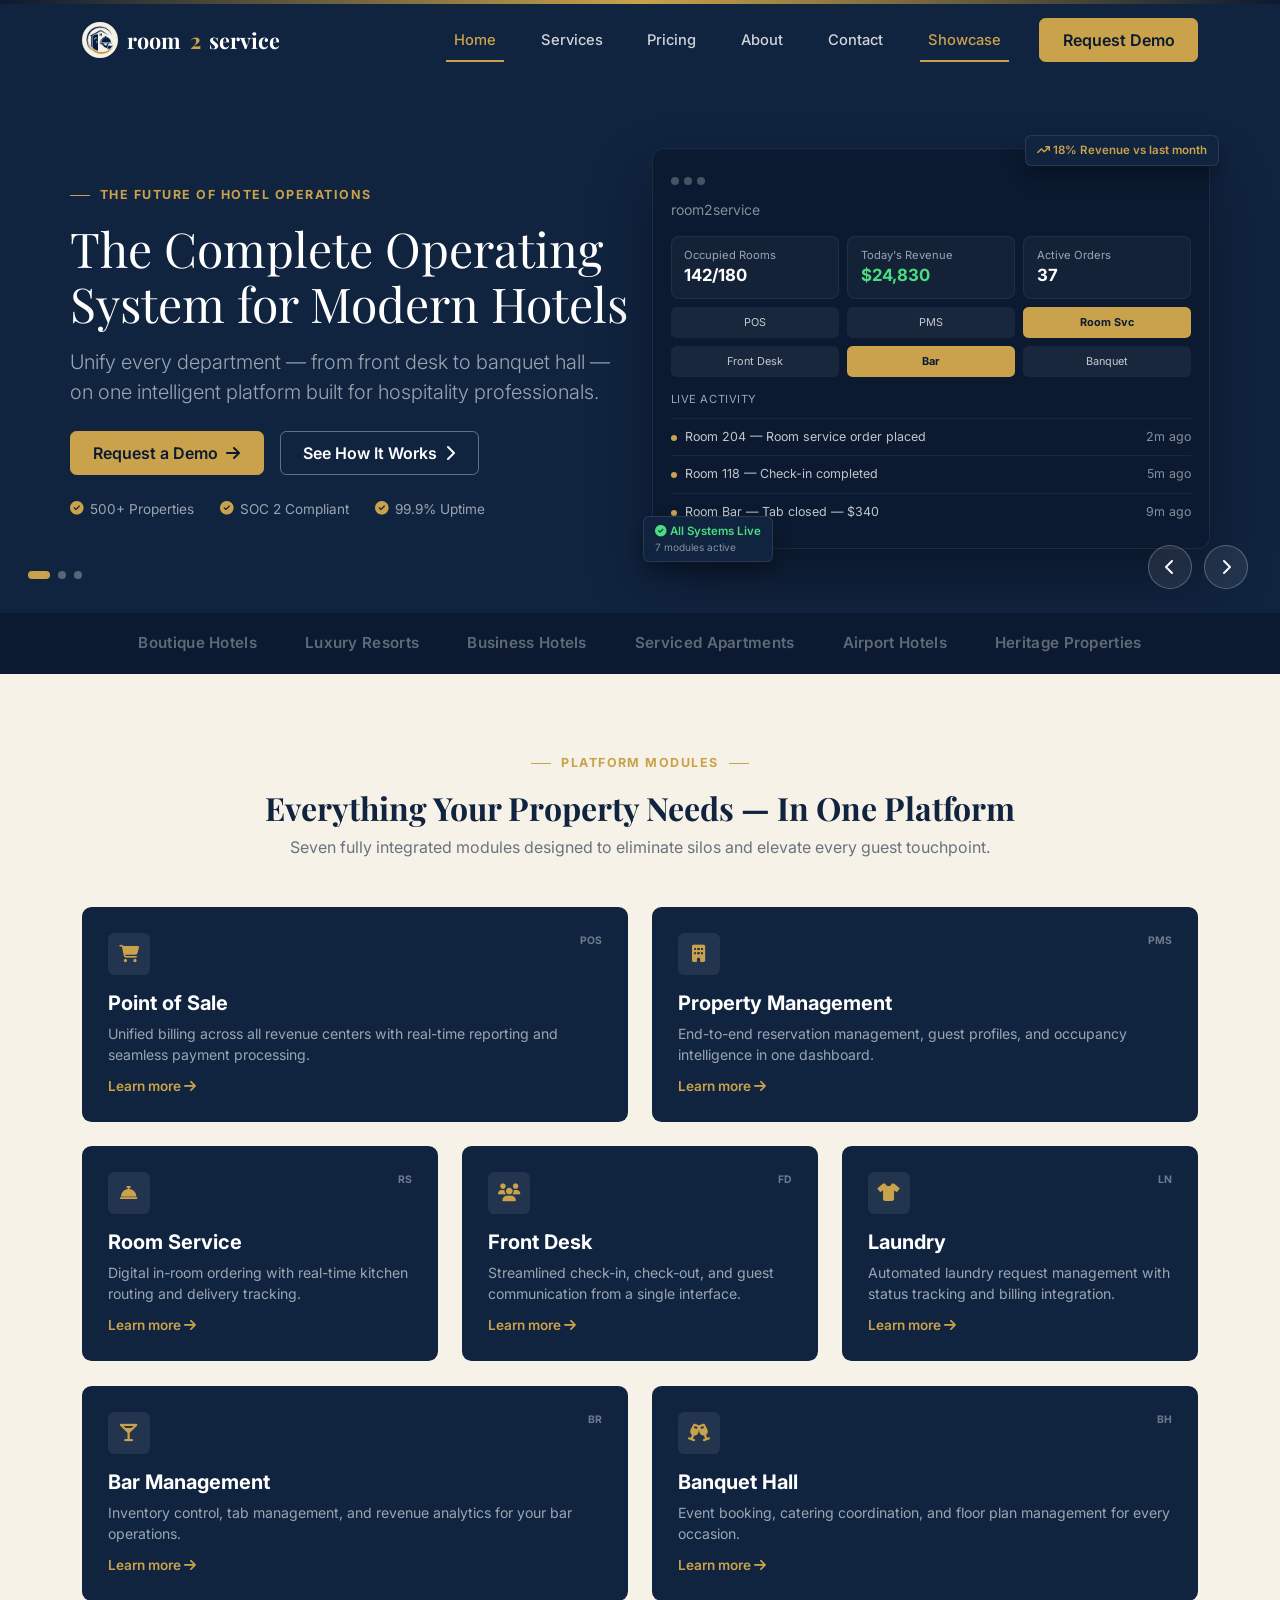
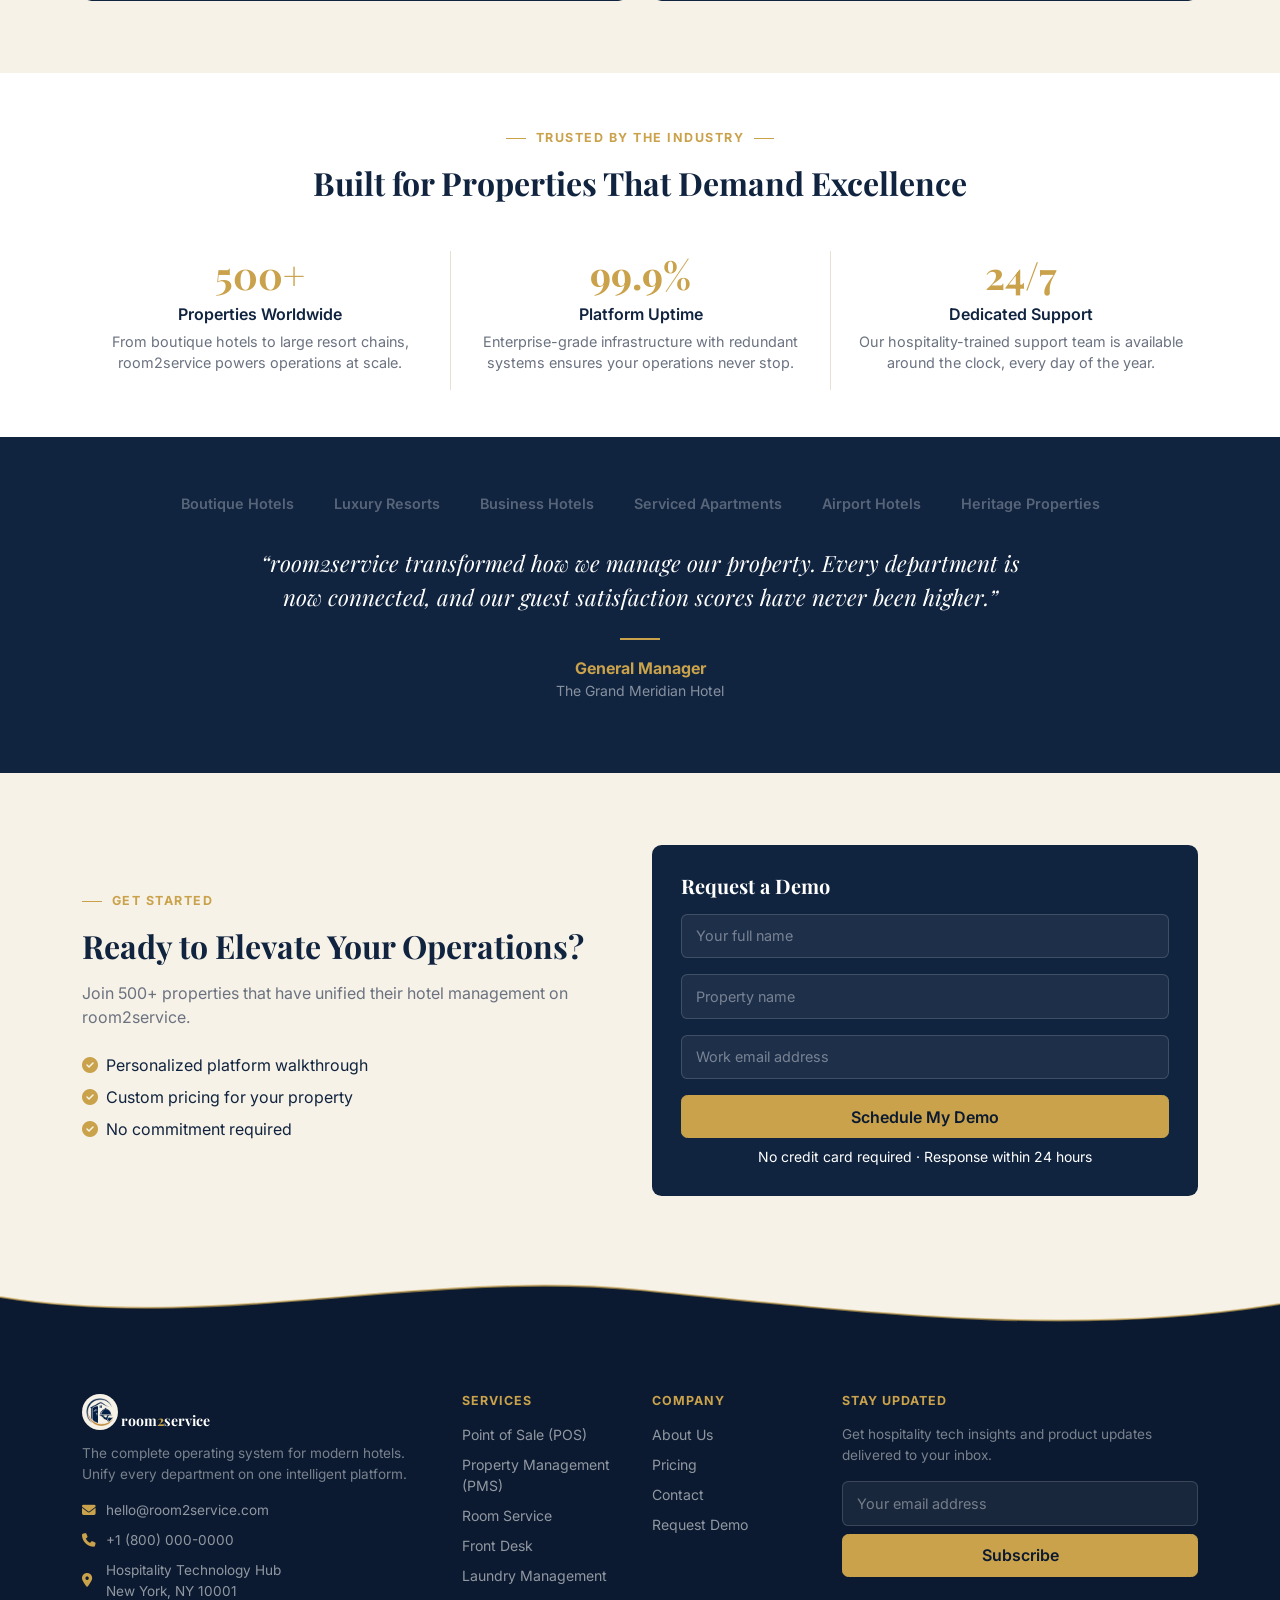
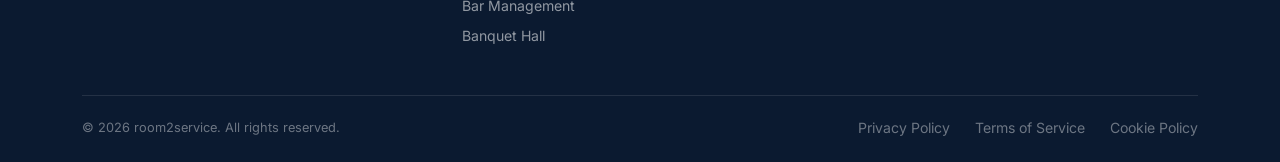
<file: index.html>
<!doctype html>
<html lang="en">
<head>
<meta charset="UTF-8">
<meta name="viewport" content="width=device-width, initial-scale=1">
<title>room2service — The Complete Operating System for Modern Hotels</title>
<link rel="icon" type="image/svg+xml" href="assets/favicon-32x32.png">
<link rel="preconnect" href="https://fonts.googleapis.com">
<link href="https://fonts.googleapis.com/css2?family=Playfair+Display:wght@700;800&family=Inter:wght@400;500;600;700&display=swap" rel="stylesheet">
<link href="https://cdn.jsdelivr.net/npm/bootstrap@5.3.3/dist/css/bootstrap.min.css" rel="stylesheet">
<link rel="stylesheet" href="https://cdnjs.cloudflare.com/ajax/libs/font-awesome/6.5.1/css/all.min.css">
<link rel="stylesheet" href="css/style.css">
</head>
<body class="is-loading">

<!-- ===================== PAGE LOADER ===================== -->
<div class="page-loader" id="pageLoader">
    <div class="loader-rings">
        <span class="loader-ring r1"></span>
        <span class="loader-ring r2"></span>
        <span class="loader-ring r3"></span>
        <span class="loader-logo-badge"><img class="loader-logo" src="assets/logoV2-icon.png" alt="Room2Service"></span>
    </div>
    <div class="loader-brand">room<span class="two">2</span>service</div>
    <div class="loader-bar"><div class="loader-bar-fill"></div></div>
</div>
<script>
    (function () {
        var start = Date.now();
        var MIN_MS = 1800;
        window.addEventListener('load', function () {
            var wait = Math.max(MIN_MS - (Date.now() - start), 0);
            setTimeout(function () {
                var loader = document.getElementById('pageLoader');
                document.body.classList.remove('is-loading');
                if (loader) {
                    loader.classList.add('loader-hidden');
                    setTimeout(function () { loader.remove(); }, 600);
                }
            }, wait);
        });
    })();
</script>

<div class="top-accent-bar"></div>

<!-- ===================== HEADER ===================== -->
<header class="site-header">
  <div class="container">
    <nav class="navbar navbar-expand-lg p-0">
      <a class="brand" href="/">
        <span class="logo-badge"><img src="assets/logoV2-icon.png" alt="room2service logo" class="brand-logo-v2"></span>
        room<span class="two">2</span>service
      </a>
      <button class="navbar-toggler" type="button" data-bs-toggle="collapse" data-bs-target="#mainNav">
        <span class="navbar-toggler-icon"></span>
      </button>
      <div class="collapse navbar-collapse justify-content-end" id="mainNav">
        <ul class="navbar-nav site-nav align-items-lg-center py-3 py-lg-0">
          <li class="nav-item"><a class="nav-link active" href="/">Home</a></li>
          <li class="nav-item"><a class="nav-link" href="/services">Services</a></li>
          <li class="nav-item"><a class="nav-link" href="/pricing">Pricing</a></li>
          <li class="nav-item"><a class="nav-link" href="/about">About</a></li>
          <li class="nav-item"><a class="nav-link" href="/contact">Contact</a></li>
          <li class="nav-item"><a class="nav-link active" href="/showcase">Showcase</a></li>
        </ul>
        <a href="/contact" class="btn btn-gold mt-2 mt-lg-0 ms-lg-3">Request Demo</a>
      </div>
    </nav>
  </div>
</header>

<!-- ===================== HERO CAROUSEL ===================== -->
<section class="hero-section p-0">
  <div id="heroCarousel" class="carousel slide carousel-fade hero-carousel" data-bs-ride="carousel" data-bs-interval="5000">
    <div class="carousel-inner">

      <!-- Slide 1 -->
      <div class="carousel-item active">
        <div class="container hero-slide-pad">
          <div class="row align-items-center gy-5">
            <div class="col-lg-6">
              <p class="eyebrow single">THE FUTURE OF HOTEL OPERATIONS</p>
              <h1 class="display-5 text-white" style="line-height:1.15;">The Complete Operating System for Modern Hotels</h1>
              <p class="lead mt-3">Unify every department — from front desk to banquet hall — on one intelligent platform built for hospitality professionals.</p>
              <div class="d-flex flex-wrap gap-3 mt-4">
                <a href="/contact" class="btn btn-gold">Request a Demo <i class="fa-solid fa-arrow-right ms-1"></i></a>
                <a href="/services" class="btn btn-outline-light-custom">See How It Works <i class="fa-solid fa-chevron-right ms-1"></i></a>
              </div>
              <div class="hero-badges mt-4">
                <span><i class="fa-solid fa-circle-check"></i> 500+ Properties</span>
                <span><i class="fa-solid fa-circle-check"></i> SOC 2 Compliant</span>
                <span><i class="fa-solid fa-circle-check"></i> 99.9% Uptime</span>
              </div>
            </div>
            <div class="col-lg-6 d-none d-lg-block">
              <div class="position-relative">
                <div class="mock-window">
                  <div class="dots mb-2"><span></span><span></span><span></span></div>
                  <div class="text-white-50 small mb-3">room2service</div>
                  <div class="row g-2 mb-2">
                    <div class="col-4"><div class="mock-stat"><div class="label">Occupied Rooms</div><div class="value">142/180</div></div></div>
                    <div class="col-4"><div class="mock-stat"><div class="label">Today's Revenue</div><div class="value" style="color:#4ade80;">$24,830</div></div></div>
                    <div class="col-4"><div class="mock-stat"><div class="label">Active Orders</div><div class="value">37</div></div></div>
                  </div>
                  <div class="row g-2 mb-2">
                    <div class="col-4"><div class="mock-module-pill">POS</div></div>
                    <div class="col-4"><div class="mock-module-pill">PMS</div></div>
                    <div class="col-4"><div class="mock-module-pill active">Room Svc</div></div>
                    <div class="col-4"><div class="mock-module-pill">Front Desk</div></div>
                    <div class="col-4"><div class="mock-module-pill active">Bar</div></div>
                    <div class="col-4"><div class="mock-module-pill">Banquet</div></div>
                  </div>
                  <div class="mock-stat mb-1" style="background:transparent;border:none;padding:.4rem 0;">
                    <div class="label text-uppercase" style="letter-spacing:.05em;">Live Activity</div>
                  </div>
                  <div class="mock-activity-row"><span class="dot"></span>Room 204 — Room service order placed <span class="float-end text-white-50">2m ago</span></div>
                  <div class="mock-activity-row"><span class="dot"></span>Room 118 — Check-in completed <span class="float-end text-white-50">5m ago</span></div>
                  <div class="mock-activity-row"><span class="dot"></span>Room Bar — Tab closed — $340 <span class="float-end text-white-50">9m ago</span></div>
                  <div class="mock-floating-tag top-right"><i class="fa-solid fa-arrow-trend-up"></i> 18% Revenue vs last month</div>
                  <div class="mock-floating-tag bottom-left" style="color:#4ade80;"><i class="fa-solid fa-circle-check"></i> All Systems Live <div class="small fw-normal" style="color:rgba(255,255,255,.5);">7 modules active</div></div>
                </div>
              </div>
            </div>
          </div>
        </div>
      </div>

      <!-- Slide 2 -->
      <div class="carousel-item">
        <div class="container hero-slide-pad">
          <div class="row align-items-center gy-5">
            <div class="col-lg-6">
              <p class="eyebrow single">DIGITAL ROOM SERVICE</p>
              <h1 class="display-5 text-white" style="line-height:1.15;">Room Service, Reinvented for the Digital Guest</h1>
              <p class="lead mt-3">Guests order from their phone. Orders route to the kitchen instantly. You get real-time tracking from placement to delivery.</p>
              <div class="d-flex flex-wrap gap-3 mt-4">
                <a href="/contact" class="btn btn-gold">Request a Demo <i class="fa-solid fa-arrow-right ms-1"></i></a>
                <a href="/services" class="btn btn-outline-light-custom">See How It Works <i class="fa-solid fa-chevron-right ms-1"></i></a>
              </div>
              <div class="hero-badges mt-4">
                <span><i class="fa-solid fa-circle-check"></i> Instant Order Routing</span>
                <span><i class="fa-solid fa-circle-check"></i> Live Kitchen Sync</span>
                <span><i class="fa-solid fa-circle-check"></i> Contactless Payments</span>
              </div>
            </div>
            <div class="col-lg-6 d-none d-lg-block">
              <div class="position-relative">
                <div class="mock-window">
                  <div class="dots mb-2"><span></span><span></span><span></span></div>
                  <div class="text-white-50 small mb-3">room2service</div>
                  <div class="row g-2 mb-2">
                    <div class="col-4"><div class="mock-stat"><div class="label">Orders Today</div><div class="value">86</div></div></div>
                    <div class="col-4"><div class="mock-stat"><div class="label">Avg. Delivery</div><div class="value" style="color:#4ade80;">14 min</div></div></div>
                    <div class="col-4"><div class="mock-stat"><div class="label">Guest Rating</div><div class="value">4.9★</div></div></div>
                  </div>
                  <div class="row g-2 mb-2">
                    <div class="col-4"><div class="mock-module-pill active">POS</div></div>
                    <div class="col-4"><div class="mock-module-pill">PMS</div></div>
                    <div class="col-4"><div class="mock-module-pill active">Room Svc</div></div>
                    <div class="col-4"><div class="mock-module-pill">Front Desk</div></div>
                    <div class="col-4"><div class="mock-module-pill">Bar</div></div>
                    <div class="col-4"><div class="mock-module-pill">Banquet</div></div>
                  </div>
                  <div class="mock-stat mb-1" style="background:transparent;border:none;padding:.4rem 0;">
                    <div class="label text-uppercase" style="letter-spacing:.05em;">Live Activity</div>
                  </div>
                  <div class="mock-activity-row"><span class="dot"></span>Room 312 — Breakfast order placed <span class="float-end text-white-50">1m ago</span></div>
                  <div class="mock-activity-row"><span class="dot"></span>Room 204 — Order out for delivery <span class="float-end text-white-50">4m ago</span></div>
                  <div class="mock-activity-row"><span class="dot"></span>Room 118 — Order delivered <span class="float-end text-white-50">8m ago</span></div>
                  <div class="mock-floating-tag top-right"><i class="fa-solid fa-arrow-trend-up"></i> 32% Faster Delivery</div>
                  <div class="mock-floating-tag bottom-left" style="color:#4ade80;"><i class="fa-solid fa-circle-check"></i> Kitchen Synced <div class="small fw-normal" style="color:rgba(255,255,255,.5);">Live order queue</div></div>
                </div>
              </div>
            </div>
          </div>
        </div>
      </div>

      <!-- Slide 3 -->
      <div class="carousel-item">
        <div class="container hero-slide-pad">
          <div class="row align-items-center gy-5">
            <div class="col-lg-6">
              <p class="eyebrow single">SEAMLESS FRONT DESK</p>
              <h1 class="display-5 text-white" style="line-height:1.15;">Check-In to Check-Out, Fully Streamlined</h1>
              <p class="lead mt-3">Give your front desk team one screen for reservations, guest profiles, and occupancy — no more switching between systems.</p>
              <div class="d-flex flex-wrap gap-3 mt-4">
                <a href="/contact" class="btn btn-gold">Request a Demo <i class="fa-solid fa-arrow-right ms-1"></i></a>
                <a href="/services" class="btn btn-outline-light-custom">See How It Works <i class="fa-solid fa-chevron-right ms-1"></i></a>
              </div>
              <div class="hero-badges mt-4">
                <span><i class="fa-solid fa-circle-check"></i> One-Click Check-In</span>
                <span><i class="fa-solid fa-circle-check"></i> Real-Time Occupancy</span>
                <span><i class="fa-solid fa-circle-check"></i> Guest Profile Sync</span>
              </div>
            </div>
            <div class="col-lg-6 d-none d-lg-block">
              <div class="position-relative">
                <div class="mock-window">
                  <div class="dots mb-2"><span></span><span></span><span></span></div>
                  <div class="text-white-50 small mb-3">room2service</div>
                  <div class="row g-2 mb-2">
                    <div class="col-4"><div class="mock-stat"><div class="label">Check-ins Today</div><div class="value">54</div></div></div>
                    <div class="col-4"><div class="mock-stat"><div class="label">Occupancy</div><div class="value" style="color:#4ade80;">79%</div></div></div>
                    <div class="col-4"><div class="mock-stat"><div class="label">Avg. Check-in</div><div class="value">90 sec</div></div></div>
                  </div>
                  <div class="row g-2 mb-2">
                    <div class="col-4"><div class="mock-module-pill">POS</div></div>
                    <div class="col-4"><div class="mock-module-pill active">PMS</div></div>
                    <div class="col-4"><div class="mock-module-pill">Room Svc</div></div>
                    <div class="col-4"><div class="mock-module-pill active">Front Desk</div></div>
                    <div class="col-4"><div class="mock-module-pill">Bar</div></div>
                    <div class="col-4"><div class="mock-module-pill">Banquet</div></div>
                  </div>
                  <div class="mock-stat mb-1" style="background:transparent;border:none;padding:.4rem 0;">
                    <div class="label text-uppercase" style="letter-spacing:.05em;">Live Activity</div>
                  </div>
                  <div class="mock-activity-row"><span class="dot"></span>Room 210 — Guest checked in <span class="float-end text-white-50">2m ago</span></div>
                  <div class="mock-activity-row"><span class="dot"></span>Room 118 — Checked out <span class="float-end text-white-50">6m ago</span></div>
                  <div class="mock-activity-row"><span class="dot"></span>Room 402 — Early check-in requested <span class="float-end text-white-50">10m ago</span></div>
                  <div class="mock-floating-tag top-right"><i class="fa-solid fa-arrow-trend-up"></i> 40% Faster Check-in</div>
                  <div class="mock-floating-tag bottom-left" style="color:#4ade80;"><i class="fa-solid fa-circle-check"></i> All Rooms Synced <div class="small fw-normal" style="color:rgba(255,255,255,.5);">Live occupancy map</div></div>
                </div>
              </div>
            </div>
          </div>
        </div>
      </div>

    </div>

    <button class="carousel-control-prev" type="button" data-bs-target="#heroCarousel" data-bs-slide="prev">
      <span class="hero-carousel-arrow"><i class="fa-solid fa-chevron-left"></i></span>
    </button>
    <button class="carousel-control-next" type="button" data-bs-target="#heroCarousel" data-bs-slide="next">
      <span class="hero-carousel-arrow"><i class="fa-solid fa-chevron-right"></i></span>
    </button>

    <div class="carousel-indicators hero-carousel-dots">
      <button type="button" data-bs-target="#heroCarousel" data-bs-slide-to="0" class="active"></button>
      <button type="button" data-bs-target="#heroCarousel" data-bs-slide-to="1"></button>
      <button type="button" data-bs-target="#heroCarousel" data-bs-slide-to="2"></button>
    </div>
  </div>
</section>

<!-- ===================== LOGO STRIP ===================== -->
<div class="logo-strip">
  <div class="container">
    <div class="d-flex flex-wrap justify-content-center gap-4 gap-md-5 text-center">
      <span>Boutique Hotels</span>
      <span>Luxury Resorts</span>
      <span>Business Hotels</span>
      <span>Serviced Apartments</span>
      <span>Airport Hotels</span>
      <span>Heritage Properties</span>
    </div>
  </div>
</div>

<!-- ===================== MODULES ===================== -->
<section class="section bg-cream">
  <div class="container">
    <div class="text-center mb-5">
      <p class="eyebrow justify-content-center">PLATFORM MODULES</p>
      <h2>Everything Your Property Needs — In One Platform</h2>
      <p class="text-muted-custom mt-2">Seven fully integrated modules designed to eliminate silos and elevate every guest touchpoint.</p>
    </div>
    <div class="row g-4">
      <div class="col-md-6">
        <div class="module-card">
          <span class="badge-tag">POS</span>
          <div class="icon-box"><i class="fa-solid fa-cart-shopping"></i></div>
          <h5>Point of Sale</h5>
          <p>Unified billing across all revenue centers with real-time reporting and seamless payment processing.</p>
          <a href="/services" class="learn-more">Learn more <i class="fa-solid fa-arrow-right"></i></a>
        </div>
      </div>
      <div class="col-md-6">
        <div class="module-card">
          <span class="badge-tag">PMS</span>
          <div class="icon-box"><i class="fa-solid fa-building"></i></div>
          <h5>Property Management</h5>
          <p>End-to-end reservation management, guest profiles, and occupancy intelligence in one dashboard.</p>
          <a href="/services" class="learn-more">Learn more <i class="fa-solid fa-arrow-right"></i></a>
        </div>
      </div>
      <div class="col-md-4">
        <div class="module-card">
          <span class="badge-tag">RS</span>
          <div class="icon-box"><i class="fa-solid fa-bell-concierge"></i></div>
          <h5>Room Service</h5>
          <p>Digital in-room ordering with real-time kitchen routing and delivery tracking.</p>
          <a href="/services" class="learn-more">Learn more <i class="fa-solid fa-arrow-right"></i></a>
        </div>
      </div>
      <div class="col-md-4">
        <div class="module-card">
          <span class="badge-tag">FD</span>
          <div class="icon-box"><i class="fa-solid fa-users"></i></div>
          <h5>Front Desk</h5>
          <p>Streamlined check-in, check-out, and guest communication from a single interface.</p>
          <a href="/services" class="learn-more">Learn more <i class="fa-solid fa-arrow-right"></i></a>
        </div>
      </div>
      <div class="col-md-4">
        <div class="module-card">
          <span class="badge-tag">LN</span>
          <div class="icon-box"><i class="fa-solid fa-shirt"></i></div>
          <h5>Laundry</h5>
          <p>Automated laundry request management with status tracking and billing integration.</p>
          <a href="/services" class="learn-more">Learn more <i class="fa-solid fa-arrow-right"></i></a>
        </div>
      </div>
      <div class="col-md-6">
        <div class="module-card">
          <span class="badge-tag">BR</span>
          <div class="icon-box"><i class="fa-solid fa-martini-glass"></i></div>
          <h5>Bar Management</h5>
          <p>Inventory control, tab management, and revenue analytics for your bar operations.</p>
          <a href="/services" class="learn-more">Learn more <i class="fa-solid fa-arrow-right"></i></a>
        </div>
      </div>
      <div class="col-md-6">
        <div class="module-card">
          <span class="badge-tag">BH</span>
          <div class="icon-box"><i class="fa-solid fa-champagne-glasses"></i></div>
          <h5>Banquet Hall</h5>
          <p>Event booking, catering coordination, and floor plan management for every occasion.</p>
          <a href="/services" class="learn-more">Learn more <i class="fa-solid fa-arrow-right"></i></a>
        </div>
      </div>
    </div>
  </div>
</section>

<!-- ===================== STATS ===================== -->
<section class="section-sm">
  <div class="container">
    <div class="text-center mb-5">
      <p class="eyebrow justify-content-center">TRUSTED BY THE INDUSTRY</p>
      <h2>Built for Properties That Demand Excellence</h2>
    </div>
    <div class="row text-center">
      <div class="col-md-4 stat-block mb-4 mb-md-0">
        <h3>500+</h3>
        <p class="stat-label">Properties Worldwide</p>
        <p class="stat-desc">From boutique hotels to large resort chains, room2service powers operations at scale.</p>
      </div>
      <div class="col-md-4 stat-block stat-divider mb-4 mb-md-0">
        <h3>99.9%</h3>
        <p class="stat-label">Platform Uptime</p>
        <p class="stat-desc">Enterprise-grade infrastructure with redundant systems ensures your operations never stop.</p>
      </div>
      <div class="col-md-4 stat-block stat-divider">
        <h3>24/7</h3>
        <p class="stat-label">Dedicated Support</p>
        <p class="stat-desc">Our hospitality-trained support team is available around the clock, every day of the year.</p>
      </div>
    </div>
  </div>
</section>

<!-- ===================== TESTIMONIAL ===================== -->
<section class="testimonial-section">
  <div class="container text-center">
    <div class="logo-row">
      <span>Boutique Hotels</span>
      <span>Luxury Resorts</span>
      <span>Business Hotels</span>
      <span>Serviced Apartments</span>
      <span>Airport Hotels</span>
      <span>Heritage Properties</span>
    </div>
    <p class="quote">&ldquo;room2service transformed how we manage our property. Every department is now connected, and our guest satisfaction scores have never been higher.&rdquo;</p>
    <div class="mx-auto mt-4" style="width:40px;height:2px;background:var(--gold);"></div>
    <p class="text-gold fw-bold mt-3 mb-0">General Manager</p>
    <p class="text-white-50 small">The Grand Meridian Hotel</p>
  </div>
</section>

<!-- ===================== CTA / REQUEST DEMO ===================== -->
<section class="section bg-cream">
  <div class="container">
    <div class="row align-items-center gy-4">
      <div class="col-lg-6">
        <p class="eyebrow single">GET STARTED</p>
        <h2>Ready to Elevate Your Operations?</h2>
        <p class="text-muted-custom mt-3">Join 500+ properties that have unified their hotel management on room2service.</p>
        <ul class="list-unstyled mt-4">
          <li class="mb-2"><i class="fa-solid fa-circle-check text-gold me-2"></i>Personalized platform walkthrough</li>
          <li class="mb-2"><i class="fa-solid fa-circle-check text-gold me-2"></i>Custom pricing for your property</li>
          <li class="mb-2"><i class="fa-solid fa-circle-check text-gold me-2"></i>No commitment required</li>
        </ul>
      </div>
      <div class="col-lg-6">
        <div class="demo-form-card">
          <h5 class="text-white mb-3">Request a Demo</h5>
          <form>
            <div class="mb-3">
              <input type="text" class="form-control form-control-custom" placeholder="Your full name">
            </div>
            <div class="mb-3">
              <input type="text" class="form-control form-control-custom" placeholder="Property name">
            </div>
            <div class="mb-3">
              <input type="email" class="form-control form-control-custom" placeholder="Work email address">
            </div>
            <button type="submit" class="btn btn-gold w-100">Schedule My Demo</button>
            <p class="text-center small mt-2 mb-0">No credit card required &middot; Response within 24 hours</p>
          </form>
        </div>
      </div>
    </div>
  </div>
</section>

<!-- ===================== FOOTER WAVE ===================== -->
<div class="footer-wave">
  <svg viewBox="0 0 1440 100" preserveAspectRatio="none" xmlns="http://www.w3.org/2000/svg">
    <path d="M0,40 C240,90 480,0 720,30 C960,60 1200,100 1440,50 L1440,100 L0,100 Z" fill="#0b1a30"></path>
    <path d="M0,40 C240,90 480,0 720,30 C960,60 1200,100 1440,50" fill="none" stroke="#c9a24b" stroke-width="3" opacity="0.6"></path>
  </svg>
</div>
<!-- ===================== FOOTER ===================== -->
<footer class="site-footer">
  <div class="container">
    <div class="row gy-4">
      <div class="col-lg-4">
        <a class="brand" href="/"><span class="logo-badge"><img src="assets/logoV2-icon.png" alt="room2service logo" class="brand-logo-v2 footer-logo-v2"></span> room<span class="two">2</span>service</a>
        <p class="tagline">The complete operating system for modern hotels. Unify every department on one intelligent platform.</p>
        <div class="contact-line"><i class="fa-solid fa-envelope"></i> hello@room2service.com</div>
        <div class="contact-line"><i class="fa-solid fa-phone"></i> +1 (800) 000-0000</div>
        <div class="contact-line"><i class="fa-solid fa-location-dot"></i> Hospitality Technology Hub<br>New York, NY 10001</div>
      </div>
      <div class="col-6 col-lg-2">
        <h6>Services</h6>
        <a href="/services">Point of Sale (POS)</a>
        <a href="/services">Property Management (PMS)</a>
        <a href="/services">Room Service</a>
        <a href="/services">Front Desk</a>
        <a href="/services">Laundry Management</a>
        <a href="/services">Bar Management</a>
        <a href="/services">Banquet Hall</a>
      </div>
      <div class="col-6 col-lg-2">
        <h6>Company</h6>
        <a href="/about">About Us</a>
        <a href="/pricing">Pricing</a>
        <a href="/contact">Contact</a>
        <a href="/contact">Request Demo</a>
      </div>
      <div class="col-lg-4">
        <h6>Stay Updated</h6>
        <p class="tagline mb-3">Get hospitality tech insights and product updates delivered to your inbox.</p>
        <form class="footer-subscribe d-flex flex-column gap-2">
          <input type="email" class="form-control form-control-custom" placeholder="Your email address">
          <button type="submit" class="btn btn-gold">Subscribe</button>
        </form>
      </div>
    </div>
    <div class="footer-bottom d-flex flex-wrap justify-content-between align-items-center">
      <span>&copy; 2026 room2service. All rights reserved.</span>
      <span class="text-end">
        <a href="#">Privacy Policy</a>
        <a href="#">Terms of Service</a>
        <a href="#">Cookie Policy</a>
      </span>
    </div>
  </div>
</footer>

<script src="https://cdn.jsdelivr.net/npm/bootstrap@5.3.3/dist/js/bootstrap.bundle.min.js"></script>
<script src="js/script.js"></script>
</body>
</html>
</file>
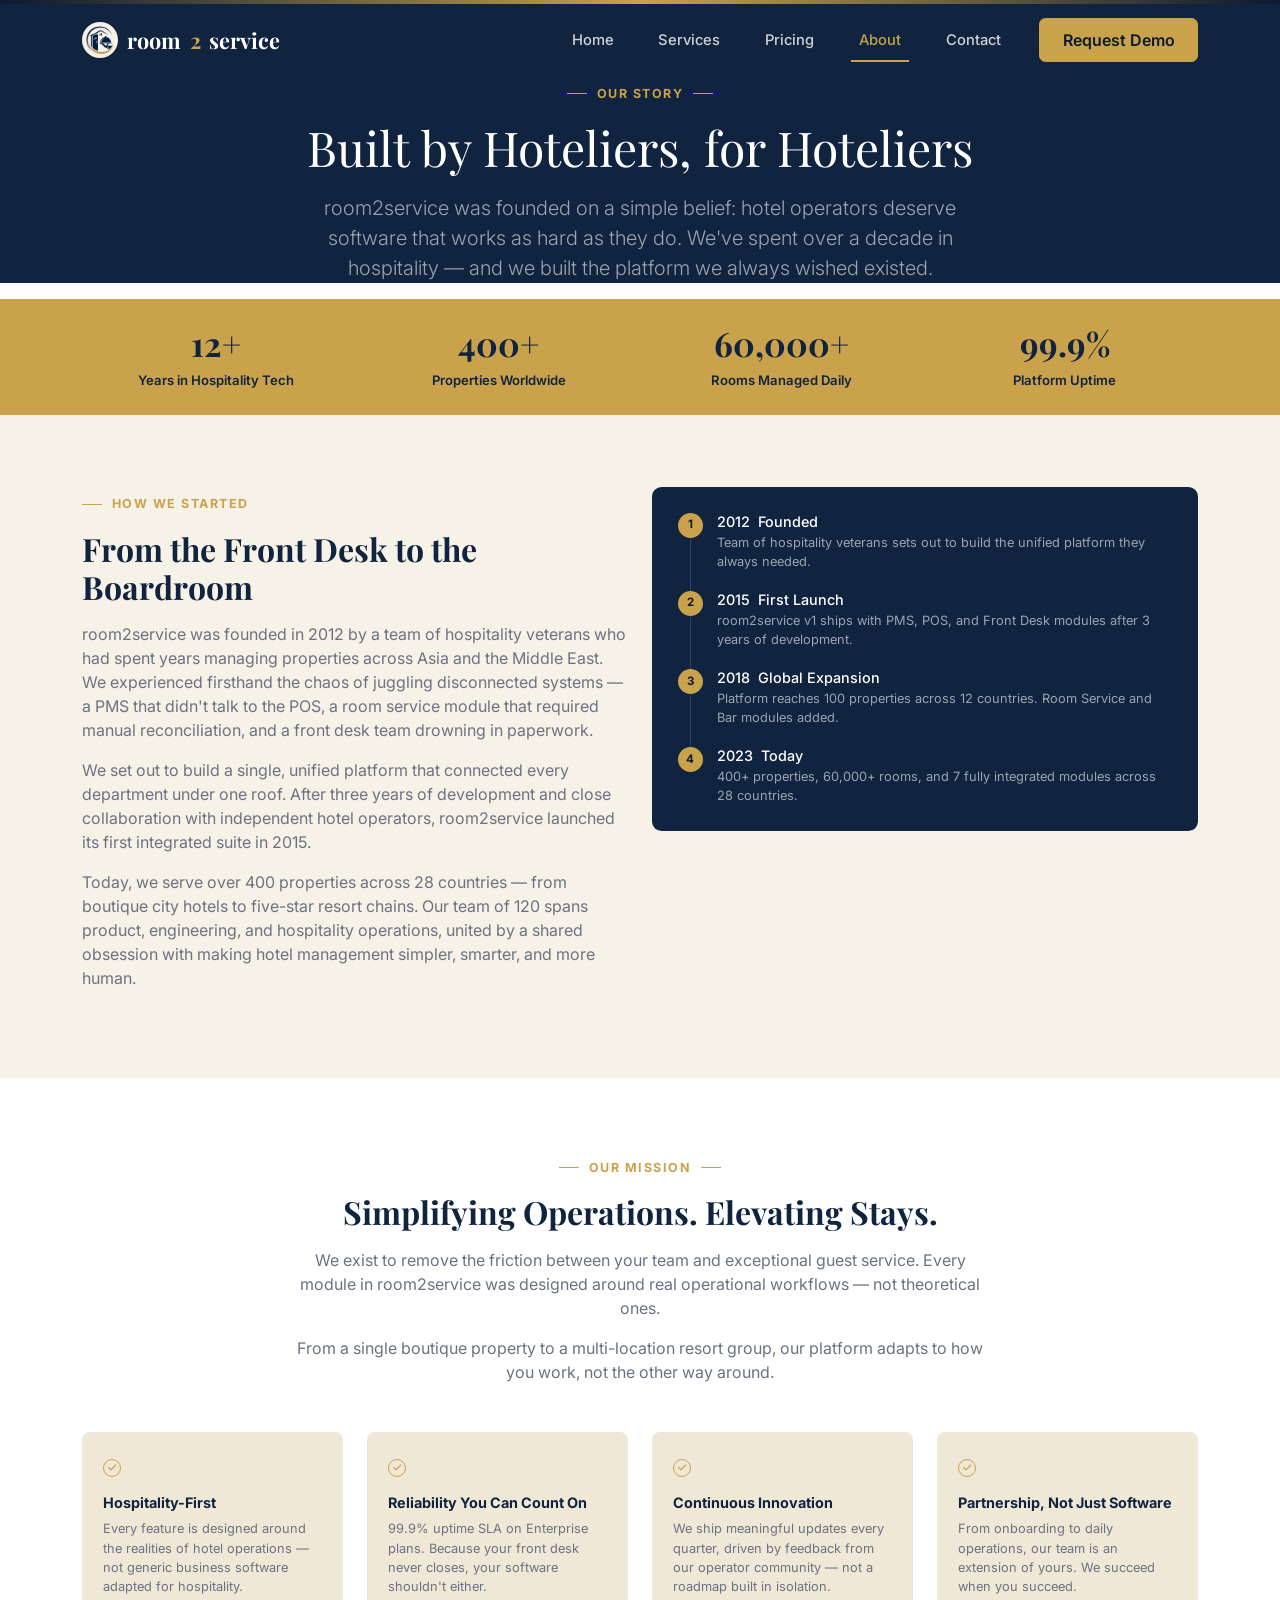
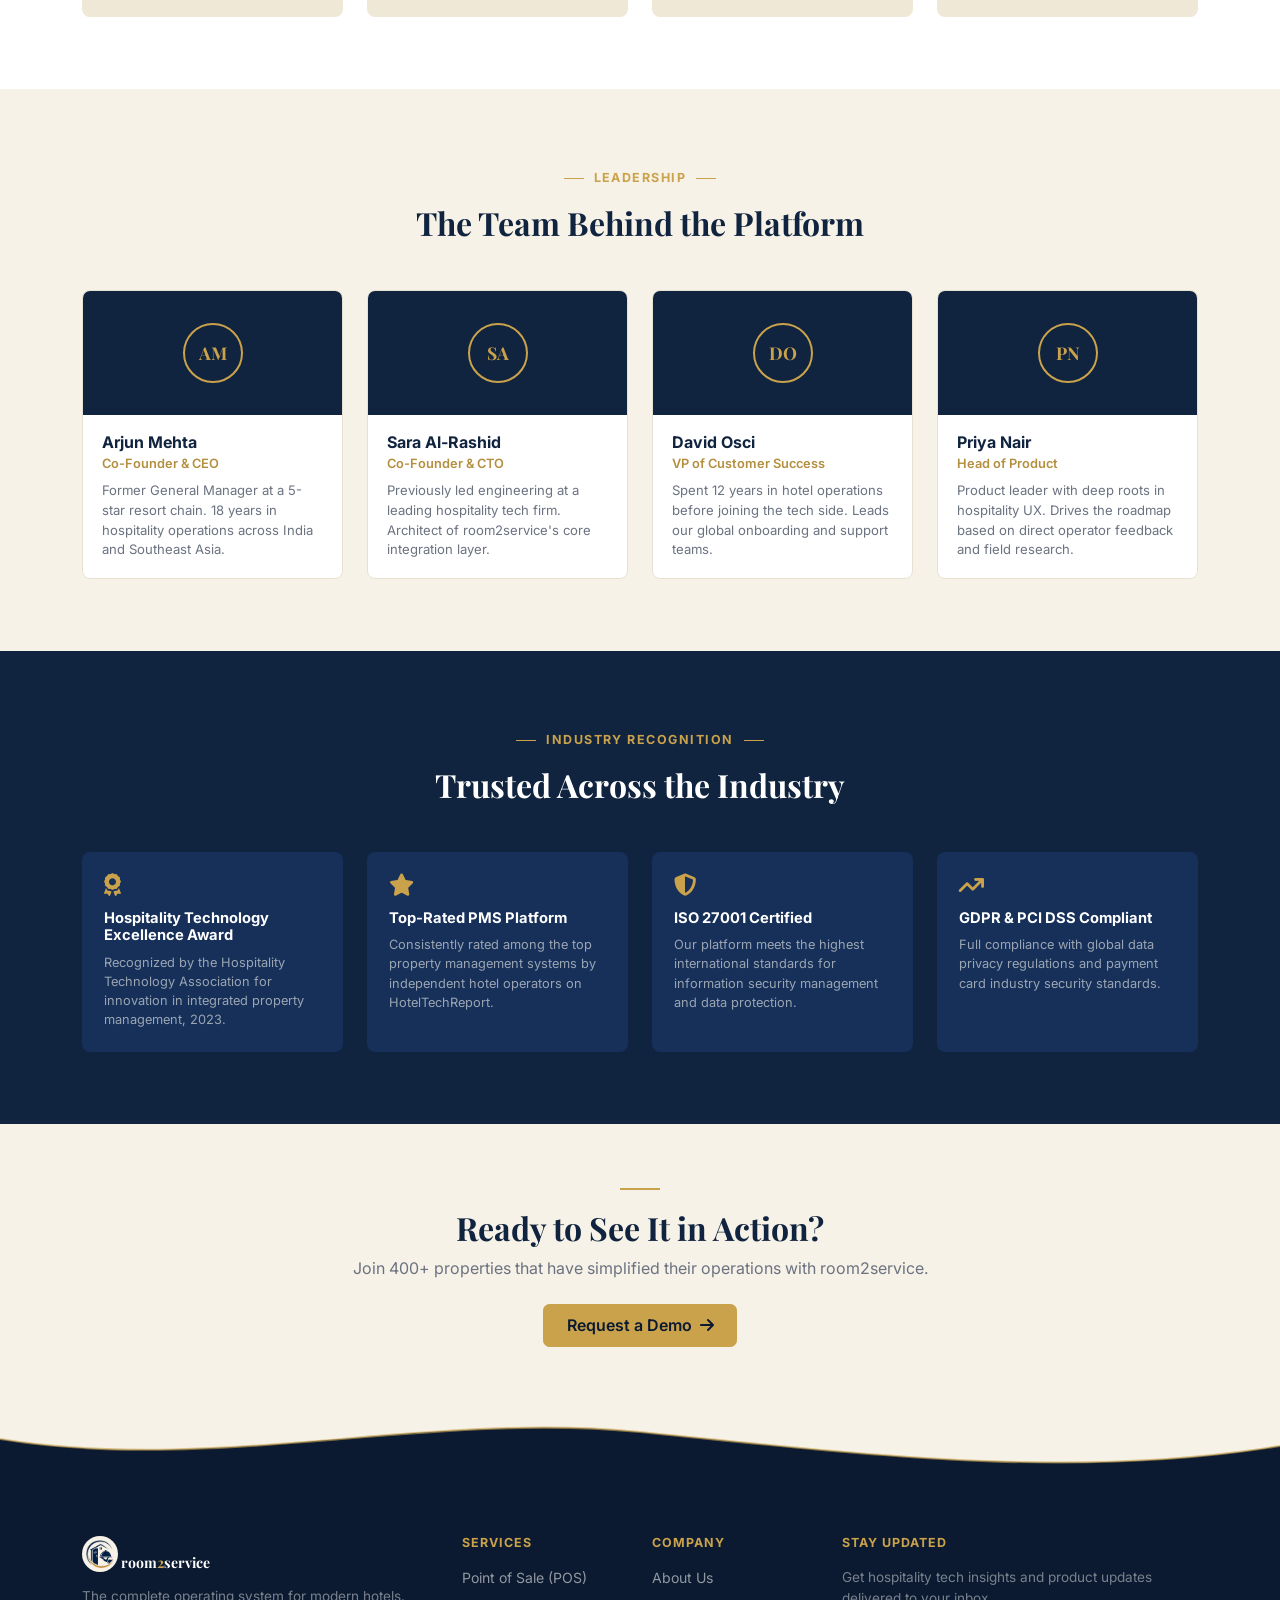
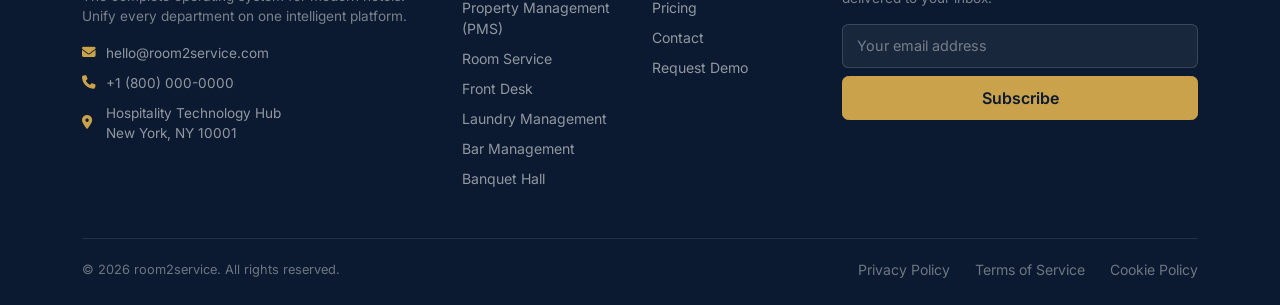
<file: about.html>
<!doctype html>
<html lang="en">
<head>
<meta charset="UTF-8">
<meta name="viewport" content="width=device-width, initial-scale=1">
<title>About — room2service</title>
<link rel="icon" type="image/svg+xml" href="assets/logo-icon.svg">
<link rel="preconnect" href="https://fonts.googleapis.com">
<link href="https://fonts.googleapis.com/css2?family=Playfair+Display:wght@700;800&family=Inter:wght@400;500;600;700&display=swap" rel="stylesheet">
<link href="https://cdn.jsdelivr.net/npm/bootstrap@5.3.3/dist/css/bootstrap.min.css" rel="stylesheet">
<link rel="stylesheet" href="https://cdnjs.cloudflare.com/ajax/libs/font-awesome/6.5.1/css/all.min.css">
<link rel="stylesheet" href="css/style.css">
</head>
<body>

<div class="top-accent-bar"></div>

<!-- ===================== HEADER ===================== -->
<header class="site-header">
  <div class="container">
    <nav class="navbar navbar-expand-lg p-0">
      <a class="brand" href="/">
        <span class="logo-badge"><img src="assets/logoV2-icon.png" alt="room2service logo" class="brand-logo-v2"></span>
        room<span class="two">2</span>service
      </a>
      <button class="navbar-toggler" type="button" data-bs-toggle="collapse" data-bs-target="#mainNav">
        <span class="navbar-toggler-icon"></span>
      </button>
      <div class="collapse navbar-collapse justify-content-end" id="mainNav">
        <ul class="navbar-nav site-nav align-items-lg-center py-3 py-lg-0">
          <li class="nav-item"><a class="nav-link" href="/">Home</a></li>
          <li class="nav-item"><a class="nav-link" href="/services">Services</a></li>
          <li class="nav-item"><a class="nav-link" href="/pricing">Pricing</a></li>
          <li class="nav-item"><a class="nav-link active" href="/about">About</a></li>
          <li class="nav-item"><a class="nav-link" href="/contact">Contact</a></li>
        </ul>
        <a href="/contact" class="btn btn-gold mt-2 mt-lg-0 ms-lg-3">Request Demo</a>
      </div>
    </nav>
  </div>
</header>

<!-- ===================== HERO ===================== -->
<section class="hero-section text-center">
  <div class="container">
    <p class="eyebrow justify-content-center">OUR STORY</p>
    <h1 class="display-5 text-white">Built by Hoteliers, for Hoteliers</h1>
    <p class="lead mt-3 mx-auto" style="max-width:680px;">room2service was founded on a simple belief: hotel operators deserve software that works as hard as they do. We've spent over a decade in hospitality — and we built the platform we always wished existed.</p>
  </div>
</section>

<!-- ===================== GOLD STAT BAR ===================== -->
<div class="gold-stat-bar py-4">
  <div class="container">
    <div class="row text-center g-3">
      <div class="col-6 col-md-3">
        <h3>12+</h3>
        <p>Years in Hospitality Tech</p>
      </div>
      <div class="col-6 col-md-3">
        <h3>400+</h3>
        <p>Properties Worldwide</p>
      </div>
      <div class="col-6 col-md-3">
        <h3>60,000+</h3>
        <p>Rooms Managed Daily</p>
      </div>
      <div class="col-6 col-md-3">
        <h3>99.9%</h3>
        <p>Platform Uptime</p>
      </div>
    </div>
  </div>
</div>

<!-- ===================== STORY ===================== -->
<section class="section bg-cream">
  <div class="container">
    <div class="row gy-5 align-items-start">
      <div class="col-lg-6">
        <p class="eyebrow single">HOW WE STARTED</p>
        <h2>From the Front Desk to the Boardroom</h2>
        <p class="text-muted-custom mt-3">room2service was founded in 2012 by a team of hospitality veterans who had spent years managing properties across Asia and the Middle East. We experienced firsthand the chaos of juggling disconnected systems — a PMS that didn't talk to the POS, a room service module that required manual reconciliation, and a front desk team drowning in paperwork.</p>
        <p class="text-muted-custom">We set out to build a single, unified platform that connected every department under one roof. After three years of development and close collaboration with independent hotel operators, room2service launched its first integrated suite in 2015.</p>
        <p class="text-muted-custom">Today, we serve over 400 properties across 28 countries — from boutique city hotels to five-star resort chains. Our team of 120 spans product, engineering, and hospitality operations, united by a shared obsession with making hotel management simpler, smarter, and more human.</p>
      </div>
      <div class="col-lg-6">
        <div class="timeline-card">
          <div class="timeline-item">
            <div class="timeline-num">1</div>
            <div>
              <h6>2012 &nbsp;Founded</h6>
              <p>Team of hospitality veterans sets out to build the unified platform they always needed.</p>
            </div>
          </div>
          <div class="timeline-item">
            <div class="timeline-num">2</div>
            <div>
              <h6>2015 &nbsp;First Launch</h6>
              <p>room2service v1 ships with PMS, POS, and Front Desk modules after 3 years of development.</p>
            </div>
          </div>
          <div class="timeline-item">
            <div class="timeline-num">3</div>
            <div>
              <h6>2018 &nbsp;Global Expansion</h6>
              <p>Platform reaches 100 properties across 12 countries. Room Service and Bar modules added.</p>
            </div>
          </div>
          <div class="timeline-item">
            <div class="timeline-num">4</div>
            <div>
              <h6>2023 &nbsp;Today</h6>
              <p>400+ properties, 60,000+ rooms, and 7 fully integrated modules across 28 countries.</p>
            </div>
          </div>
        </div>
      </div>
    </div>
  </div>
</section>

<!-- ===================== MISSION ===================== -->
<section class="section">
  <div class="container text-center">
    <p class="eyebrow justify-content-center">OUR MISSION</p>
    <h2>Simplifying Operations. Elevating Stays.</h2>
    <p class="text-muted-custom mx-auto mt-3" style="max-width:700px;">We exist to remove the friction between your team and exceptional guest service. Every module in room2service was designed around real operational workflows — not theoretical ones.</p>
    <p class="text-muted-custom mx-auto" style="max-width:700px;">From a single boutique property to a multi-location resort group, our platform adapts to how you work, not the other way around.</p>

    <div class="row g-4 mt-4 text-start">
      <div class="col-md-6 col-lg-3">
        <div class="value-card">
          <span class="icon-circle-outline"><i class="fa-solid fa-check"></i></span>
          <h6 class="mt-2">Hospitality-First</h6>
          <p>Every feature is designed around the realities of hotel operations — not generic business software adapted for hospitality.</p>
        </div>
      </div>
      <div class="col-md-6 col-lg-3">
        <div class="value-card">
          <span class="icon-circle-outline"><i class="fa-solid fa-check"></i></span>
          <h6 class="mt-2">Reliability You Can Count On</h6>
          <p>99.9% uptime SLA on Enterprise plans. Because your front desk never closes, your software shouldn't either.</p>
        </div>
      </div>
      <div class="col-md-6 col-lg-3">
        <div class="value-card">
          <span class="icon-circle-outline"><i class="fa-solid fa-check"></i></span>
          <h6 class="mt-2">Continuous Innovation</h6>
          <p>We ship meaningful updates every quarter, driven by feedback from our operator community — not a roadmap built in isolation.</p>
        </div>
      </div>
      <div class="col-md-6 col-lg-3">
        <div class="value-card">
          <span class="icon-circle-outline"><i class="fa-solid fa-check"></i></span>
          <h6 class="mt-2">Partnership, Not Just Software</h6>
          <p>From onboarding to daily operations, our team is an extension of yours. We succeed when you succeed.</p>
        </div>
      </div>
    </div>
  </div>
</section>

<!-- ===================== TEAM ===================== -->
<section class="section bg-cream">
  <div class="container">
    <div class="text-center mb-5">
      <p class="eyebrow justify-content-center">LEADERSHIP</p>
      <h2>The Team Behind the Platform</h2>
    </div>
    <div class="row g-4">
      <div class="col-md-6 col-lg-3">
        <div class="team-card">
          <div class="avatar-block"><div class="avatar-circle">AM</div></div>
          <div class="info">
            <h6>Arjun Mehta</h6>
            <p class="role">Co-Founder &amp; CEO</p>
            <p class="bio">Former General Manager at a 5-star resort chain. 18 years in hospitality operations across India and Southeast Asia.</p>
          </div>
        </div>
      </div>
      <div class="col-md-6 col-lg-3">
        <div class="team-card">
          <div class="avatar-block"><div class="avatar-circle">SA</div></div>
          <div class="info">
            <h6>Sara Al-Rashid</h6>
            <p class="role">Co-Founder &amp; CTO</p>
            <p class="bio">Previously led engineering at a leading hospitality tech firm. Architect of room2service's core integration layer.</p>
          </div>
        </div>
      </div>
      <div class="col-md-6 col-lg-3">
        <div class="team-card">
          <div class="avatar-block"><div class="avatar-circle">DO</div></div>
          <div class="info">
            <h6>David Osci</h6>
            <p class="role">VP of Customer Success</p>
            <p class="bio">Spent 12 years in hotel operations before joining the tech side. Leads our global onboarding and support teams.</p>
          </div>
        </div>
      </div>
      <div class="col-md-6 col-lg-3">
        <div class="team-card">
          <div class="avatar-block"><div class="avatar-circle">PN</div></div>
          <div class="info">
            <h6>Priya Nair</h6>
            <p class="role">Head of Product</p>
            <p class="bio">Product leader with deep roots in hospitality UX. Drives the roadmap based on direct operator feedback and field research.</p>
          </div>
        </div>
      </div>
    </div>
  </div>
</section>

<!-- ===================== RECOGNITION ===================== -->
<section class="section bg-navy">
  <div class="container">
    <div class="text-center mb-5">
      <p class="eyebrow justify-content-center">INDUSTRY RECOGNITION</p>
      <h2 class="text-white">Trusted Across the Industry</h2>
    </div>
    <div class="row g-4">
      <div class="col-md-6 col-lg-3">
        <div class="recognition-card">
          <i class="fa-solid fa-award"></i>
          <h6>Hospitality Technology Excellence Award</h6>
          <p>Recognized by the Hospitality Technology Association for innovation in integrated property management, 2023.</p>
        </div>
      </div>
      <div class="col-md-6 col-lg-3">
        <div class="recognition-card">
          <i class="fa-solid fa-star"></i>
          <h6>Top-Rated PMS Platform</h6>
          <p>Consistently rated among the top property management systems by independent hotel operators on HotelTechReport.</p>
        </div>
      </div>
      <div class="col-md-6 col-lg-3">
        <div class="recognition-card">
          <i class="fa-solid fa-shield-halved"></i>
          <h6>ISO 27001 Certified</h6>
          <p>Our platform meets the highest international standards for information security management and data protection.</p>
        </div>
      </div>
      <div class="col-md-6 col-lg-3">
        <div class="recognition-card">
          <i class="fa-solid fa-arrow-trend-up"></i>
          <h6>GDPR &amp; PCI DSS Compliant</h6>
          <p>Full compliance with global data privacy regulations and payment card industry security standards.</p>
        </div>
      </div>
    </div>
  </div>
</section>

<!-- ===================== CTA ===================== -->
<section class="cta-band on-cream">
  <div class="container">
    <div class="divider"></div>
    <h2>Ready to See It in Action?</h2>
    <p class="text-muted-custom mb-4">Join 400+ properties that have simplified their operations with room2service.</p>
    <a href="/contact" class="btn btn-gold">Request a Demo <i class="fa-solid fa-arrow-right ms-1"></i></a>
  </div>
</section>

<!-- ===================== FOOTER WAVE ===================== -->
<div class="footer-wave">
  <svg viewBox="0 0 1440 100" preserveAspectRatio="none" xmlns="http://www.w3.org/2000/svg">
    <path d="M0,40 C240,90 480,0 720,30 C960,60 1200,100 1440,50 L1440,100 L0,100 Z" fill="#0b1a30"></path>
    <path d="M0,40 C240,90 480,0 720,30 C960,60 1200,100 1440,50" fill="none" stroke="#c9a24b" stroke-width="3" opacity="0.6"></path>
  </svg>
</div>
<!-- ===================== FOOTER ===================== -->
<footer class="site-footer">
  <div class="container">
    <div class="row gy-4">
      <div class="col-lg-4">
        <a class="brand" href="/"><span class="logo-badge"><img src="assets/logoV2-icon.png" alt="room2service logo" class="brand-logo-v2 footer-logo-v2"></span> room<span class="two">2</span>service</a>
        <p class="tagline">The complete operating system for modern hotels. Unify every department on one intelligent platform.</p>
        <div class="contact-line"><i class="fa-solid fa-envelope"></i> hello@room2service.com</div>
        <div class="contact-line"><i class="fa-solid fa-phone"></i> +1 (800) 000-0000</div>
        <div class="contact-line"><i class="fa-solid fa-location-dot"></i> Hospitality Technology Hub<br>New York, NY 10001</div>
      </div>
      <div class="col-6 col-lg-2">
        <h6>Services</h6>
        <a href="/services">Point of Sale (POS)</a>
        <a href="/services">Property Management (PMS)</a>
        <a href="/services">Room Service</a>
        <a href="/services">Front Desk</a>
        <a href="/services">Laundry Management</a>
        <a href="/services">Bar Management</a>
        <a href="/services">Banquet Hall</a>
      </div>
      <div class="col-6 col-lg-2">
        <h6>Company</h6>
        <a href="/about">About Us</a>
        <a href="/pricing">Pricing</a>
        <a href="/contact">Contact</a>
        <a href="/contact">Request Demo</a>
      </div>
      <div class="col-lg-4">
        <h6>Stay Updated</h6>
        <p class="tagline mb-3">Get hospitality tech insights and product updates delivered to your inbox.</p>
        <form class="footer-subscribe d-flex flex-column gap-2">
          <input type="email" class="form-control form-control-custom" placeholder="Your email address">
          <button type="submit" class="btn btn-gold">Subscribe</button>
        </form>
      </div>
    </div>
    <div class="footer-bottom d-flex flex-wrap justify-content-between align-items-center">
      <span>&copy; 2026 room2service. All rights reserved.</span>
      <span class="text-end">
        <a href="#">Privacy Policy</a>
        <a href="#">Terms of Service</a>
        <a href="#">Cookie Policy</a>
      </span>
    </div>
  </div>
</footer>

<script src="https://cdn.jsdelivr.net/npm/bootstrap@5.3.3/dist/js/bootstrap.bundle.min.js"></script>
<script src="js/script.js"></script>
</body>
</html>
</file>
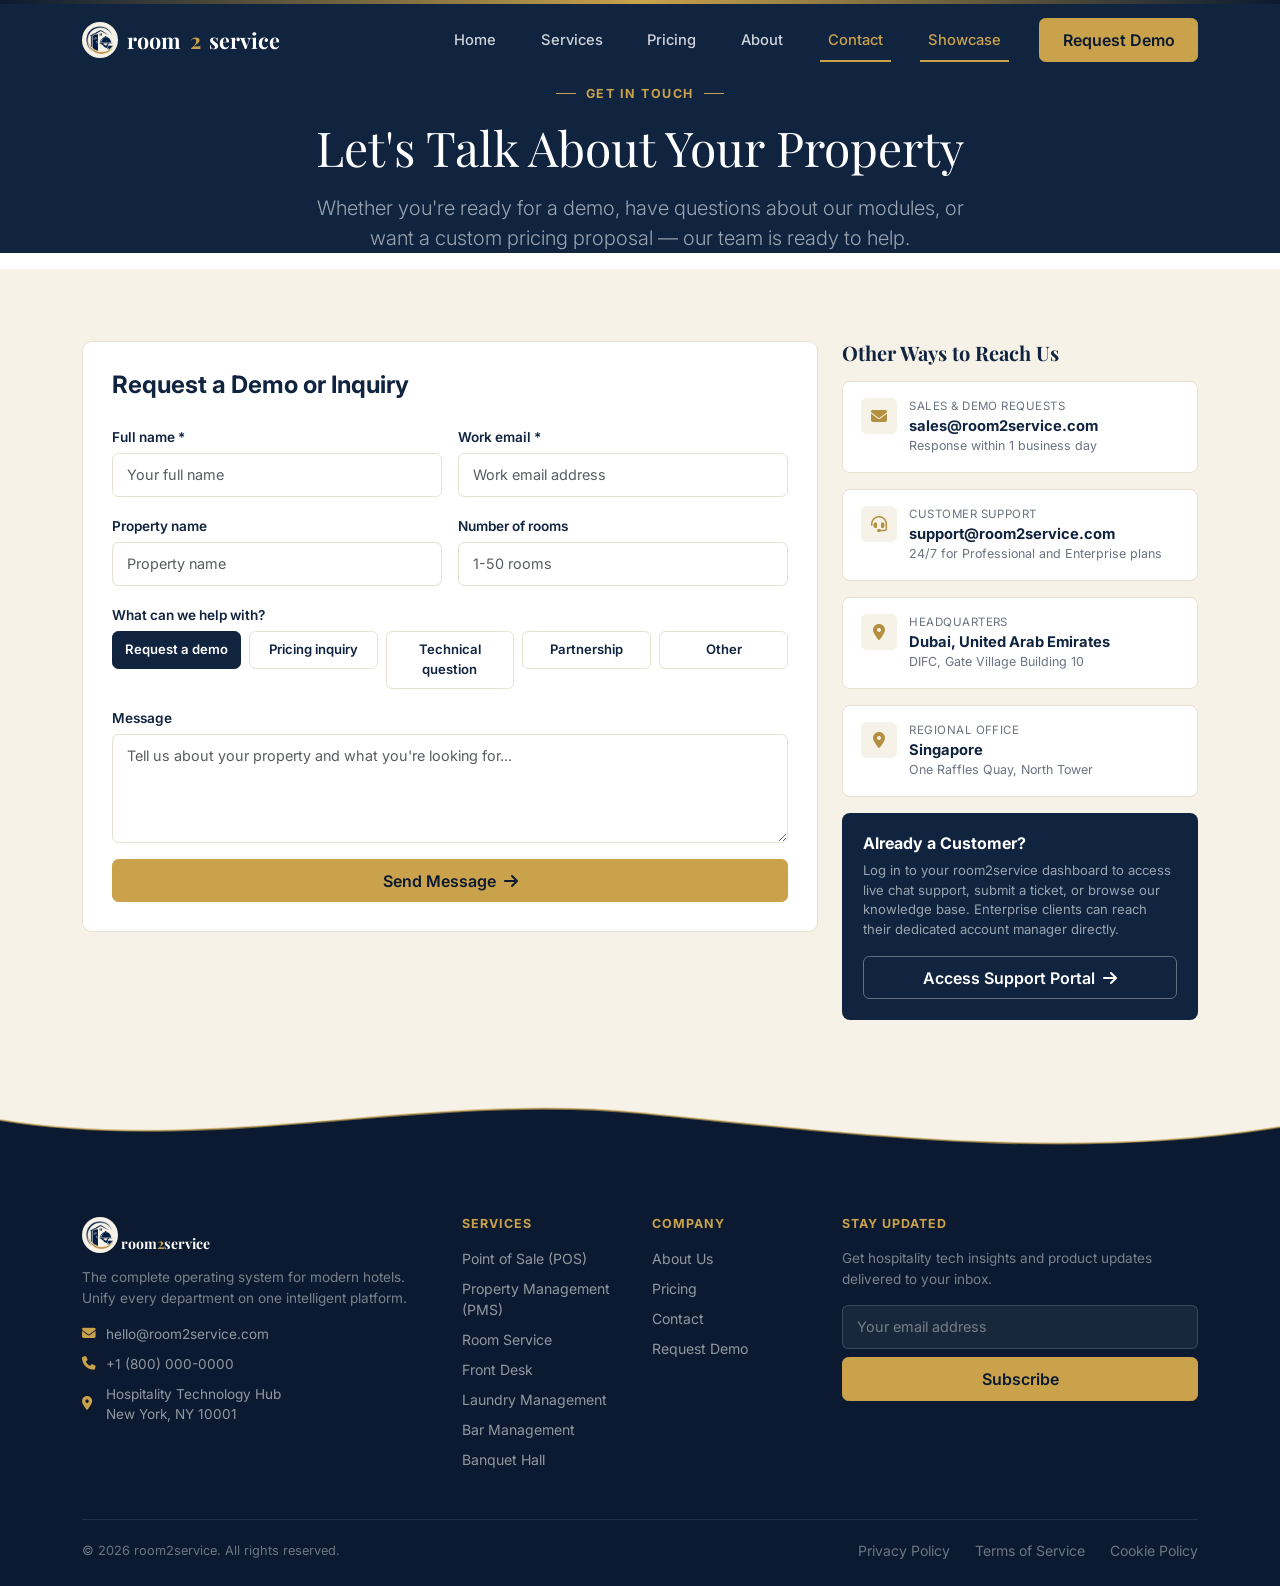
<file: contact.html>
<!doctype html>
<html lang="en">
<head>
<meta charset="UTF-8">
<meta name="viewport" content="width=device-width, initial-scale=1">
<title>Contact — room2service</title>
<link rel="icon" type="image/svg+xml" href="assets/logo-icon.svg">
<link rel="preconnect" href="https://fonts.googleapis.com">
<link href="https://fonts.googleapis.com/css2?family=Playfair+Display:wght@700;800&family=Inter:wght@400;500;600;700&display=swap" rel="stylesheet">
<link href="https://cdn.jsdelivr.net/npm/bootstrap@5.3.3/dist/css/bootstrap.min.css" rel="stylesheet">
<link rel="stylesheet" href="https://cdnjs.cloudflare.com/ajax/libs/font-awesome/6.5.1/css/all.min.css">
<link rel="stylesheet" href="css/style.css">
</head>
<body>

<div class="top-accent-bar"></div>

<!-- ===================== HEADER ===================== -->
<header class="site-header">
  <div class="container">
    <nav class="navbar navbar-expand-lg p-0">
      <a class="brand" href="/">
        <span class="logo-badge"><img src="assets/logoV2-icon.png" alt="room2service logo" class="brand-logo-v2"></span>
        room<span class="two">2</span>service
      </a>
      <button class="navbar-toggler" type="button" data-bs-toggle="collapse" data-bs-target="#mainNav">
        <span class="navbar-toggler-icon"></span>
      </button>
      <div class="collapse navbar-collapse justify-content-end" id="mainNav">
        <ul class="navbar-nav site-nav align-items-lg-center py-3 py-lg-0">
          <li class="nav-item"><a class="nav-link" href="/">Home</a></li>
          <li class="nav-item"><a class="nav-link" href="/services">Services</a></li>
          <li class="nav-item"><a class="nav-link" href="/pricing">Pricing</a></li>
          <li class="nav-item"><a class="nav-link" href="/about">About</a></li>
          <li class="nav-item"><a class="nav-link active" href="/contact">Contact</a></li>
          <li class="nav-item"><a class="nav-link active" href="/showcase">Showcase</a></li>
        </ul>
        <a href="/contact" class="btn btn-gold mt-2 mt-lg-0 ms-lg-3">Request Demo</a>
      </div>
    </nav>
  </div>
</header>

<!-- ===================== HERO ===================== -->
<section class="hero-section text-center">
  <div class="container">
    <p class="eyebrow justify-content-center">GET IN TOUCH</p>
    <h1 class="display-5 text-white">Let's Talk About Your Property</h1>
    <p class="lead mt-3 mx-auto" style="max-width:660px;">Whether you're ready for a demo, have questions about our modules, or want a custom pricing proposal — our team is ready to help.</p>
  </div>
</section>

<!-- ===================== FORM + SIDEBAR ===================== -->
<section class="section bg-cream">
  <div class="container">
    <div class="row g-4">

      <!-- Form -->
      <div class="col-lg-8">
        <div class="contact-form-card">
          <h4 class="mb-4" style="font-family:var(--font-sans);">Request a Demo or Inquiry</h4>
          <form>
            <div class="row g-3">
              <div class="col-md-6">
                <label class="form-label-custom">Full name *</label>
                <input type="text" class="form-control form-control-custom" placeholder="Your full name">
              </div>
              <div class="col-md-6">
                <label class="form-label-custom">Work email *</label>
                <input type="email" class="form-control form-control-custom" placeholder="Work email address">
              </div>
              <div class="col-md-6">
                <label class="form-label-custom">Property name</label>
                <input type="text" class="form-control form-control-custom" placeholder="Property name">
              </div>
              <div class="col-md-6">
                <label class="form-label-custom">Number of rooms</label>
                <input type="text" class="form-control form-control-custom" placeholder="1-50 rooms">
              </div>
              <div class="col-12">
                <label class="form-label-custom">What can we help with?</label>
                <div class="row g-2">
                  <div style="flex:1 0 19%;">
                    <div class="help-chip active">Request a demo</div>
                  </div>
                  <div style="flex:1 0 19%;">
                    <div class="help-chip">Pricing inquiry</div>
                  </div>
                  <div style="flex:1 0 19%;">
                    <div class="help-chip">Technical question</div>
                  </div>
                  <div style="flex:1 0 19%;">
                    <div class="help-chip">Partnership</div>
                  </div>
                  <div style="flex:1 0 19%;">
                    <div class="help-chip">Other</div>
                  </div>
                </div>
              </div>
              <div class="col-12">
                <label class="form-label-custom">Message</label>
                <textarea class="form-control form-control-custom" rows="4" placeholder="Tell us about your property and what you're looking for..."></textarea>
              </div>
              <div class="col-12">
                <button type="submit" class="btn btn-gold w-100">Send Message <i class="fa-solid fa-arrow-right ms-1"></i></button>
              </div>
            </div>
          </form>
        </div>
      </div>

      <!-- Sidebar -->
      <div class="col-lg-4">
        <h5 class="mb-3">Other Ways to Reach Us</h5>

        <div class="contact-info-item">
          <div class="icon-box-sm"><i class="fa-solid fa-envelope"></i></div>
          <div>
            <div class="label">Sales &amp; Demo Requests</div>
            <div class="value">sales@room2service.com</div>
            <div class="sub">Response within 1 business day</div>
          </div>
        </div>

        <div class="contact-info-item">
          <div class="icon-box-sm"><i class="fa-solid fa-headset"></i></div>
          <div>
            <div class="label">Customer Support</div>
            <div class="value">support@room2service.com</div>
            <div class="sub">24/7 for Professional and Enterprise plans</div>
          </div>
        </div>

        <div class="contact-info-item">
          <div class="icon-box-sm"><i class="fa-solid fa-location-dot"></i></div>
          <div>
            <div class="label">Headquarters</div>
            <div class="value">Dubai, United Arab Emirates</div>
            <div class="sub">DIFC, Gate Village Building 10</div>
          </div>
        </div>

        <div class="contact-info-item">
          <div class="icon-box-sm"><i class="fa-solid fa-location-dot"></i></div>
          <div>
            <div class="label">Regional Office</div>
            <div class="value">Singapore</div>
            <div class="sub">One Raffles Quay, North Tower</div>
          </div>
        </div>

        <div class="customer-box">
          <h6>Already a Customer?</h6>
          <p>Log in to your room2service dashboard to access live chat support, submit a ticket, or browse our knowledge base. Enterprise clients can reach their dedicated account manager directly.</p>
          <a href="#" class="btn btn-outline-light-custom w-100">Access Support Portal <i class="fa-solid fa-arrow-right ms-1"></i></a>
        </div>
      </div>

    </div>
  </div>
</section>

<!-- ===================== FOOTER WAVE ===================== -->
<div class="footer-wave">
  <svg viewBox="0 0 1440 100" preserveAspectRatio="none" xmlns="http://www.w3.org/2000/svg">
    <path d="M0,40 C240,90 480,0 720,30 C960,60 1200,100 1440,50 L1440,100 L0,100 Z" fill="#0b1a30"></path>
    <path d="M0,40 C240,90 480,0 720,30 C960,60 1200,100 1440,50" fill="none" stroke="#c9a24b" stroke-width="3" opacity="0.6"></path>
  </svg>
</div>
<!-- ===================== FOOTER ===================== -->
<footer class="site-footer">
  <div class="container">
    <div class="row gy-4">
      <div class="col-lg-4">
        <a class="brand" href="/"><span class="logo-badge"><img src="assets/logoV2-icon.png" alt="room2service logo" class="brand-logo-v2 footer-logo-v2"></span> room<span class="two">2</span>service</a>
        <p class="tagline">The complete operating system for modern hotels. Unify every department on one intelligent platform.</p>
        <div class="contact-line"><i class="fa-solid fa-envelope"></i> hello@room2service.com</div>
        <div class="contact-line"><i class="fa-solid fa-phone"></i> +1 (800) 000-0000</div>
        <div class="contact-line"><i class="fa-solid fa-location-dot"></i> Hospitality Technology Hub<br>New York, NY 10001</div>
      </div>
      <div class="col-6 col-lg-2">
        <h6>Services</h6>
        <a href="/services">Point of Sale (POS)</a>
        <a href="/services">Property Management (PMS)</a>
        <a href="/services">Room Service</a>
        <a href="/services">Front Desk</a>
        <a href="/services">Laundry Management</a>
        <a href="/services">Bar Management</a>
        <a href="/services">Banquet Hall</a>
      </div>
      <div class="col-6 col-lg-2">
        <h6>Company</h6>
        <a href="/about">About Us</a>
        <a href="/pricing">Pricing</a>
        <a href="/contact">Contact</a>
        <a href="/contact">Request Demo</a>
      </div>
      <div class="col-lg-4">
        <h6>Stay Updated</h6>
        <p class="tagline mb-3">Get hospitality tech insights and product updates delivered to your inbox.</p>
        <form class="footer-subscribe d-flex flex-column gap-2">
          <input type="email" class="form-control form-control-custom" placeholder="Your email address">
          <button type="submit" class="btn btn-gold">Subscribe</button>
        </form>
      </div>
    </div>
    <div class="footer-bottom d-flex flex-wrap justify-content-between align-items-center">
      <span>&copy; 2026 room2service. All rights reserved.</span>
      <span class="text-end">
        <a href="#">Privacy Policy</a>
        <a href="#">Terms of Service</a>
        <a href="#">Cookie Policy</a>
      </span>
    </div>
  </div>
</footer>

<script src="https://cdn.jsdelivr.net/npm/bootstrap@5.3.3/dist/js/bootstrap.bundle.min.js"></script>
<script src="js/script.js"></script>
</body>
</html>
</file>
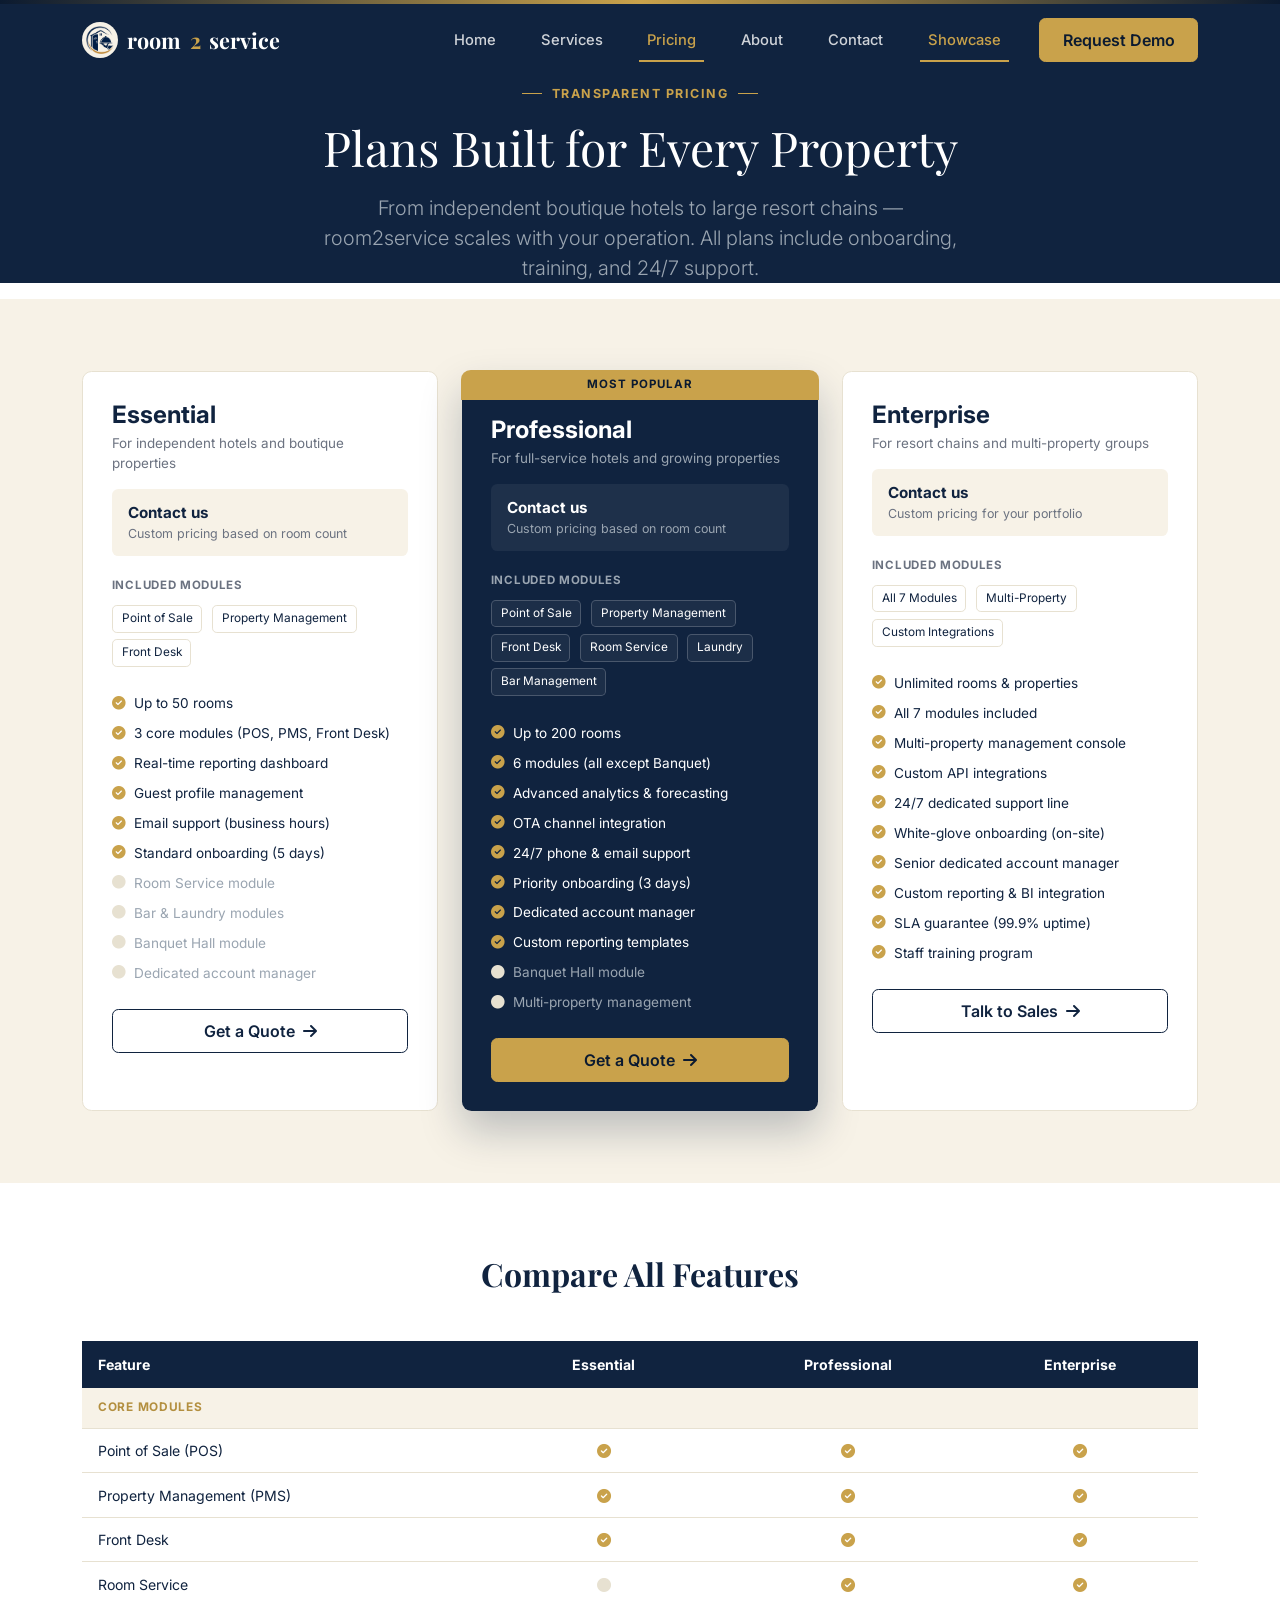
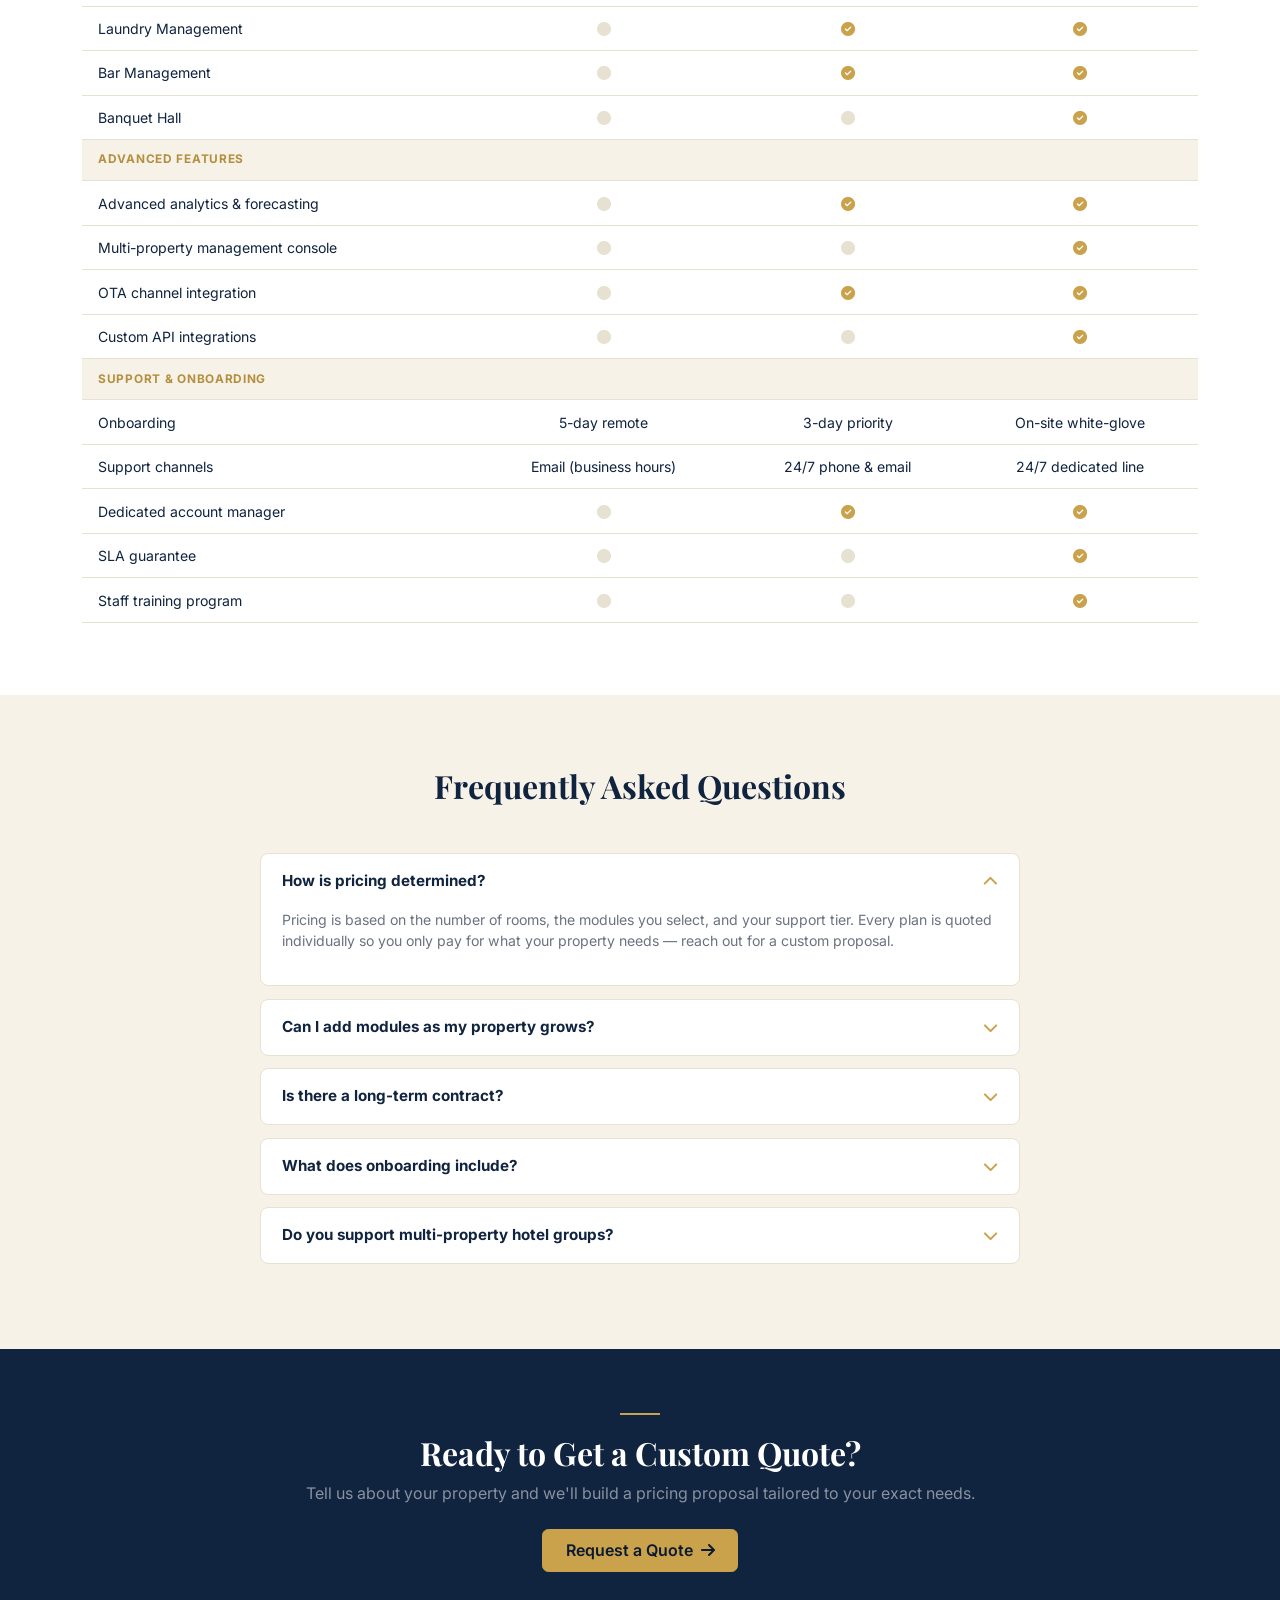
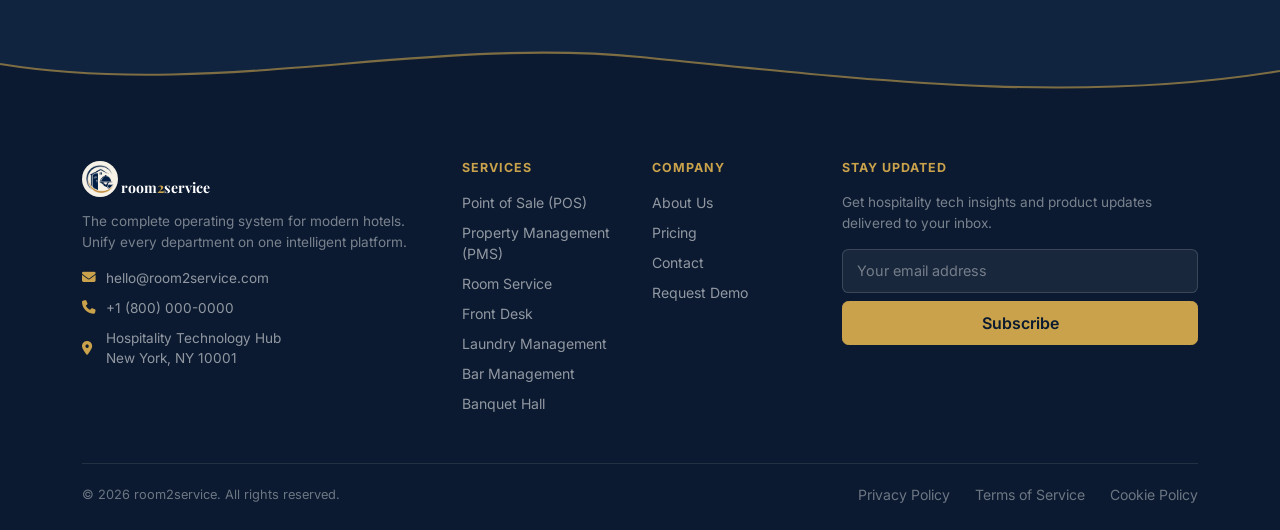
<file: pricing.html>
<!doctype html>
<html lang="en">
<head>
<meta charset="UTF-8">
<meta name="viewport" content="width=device-width, initial-scale=1">
<title>Pricing — room2service</title>
<link rel="icon" type="image/svg+xml" href="assets/logo-icon.svg">
<link rel="preconnect" href="https://fonts.googleapis.com">
<link href="https://fonts.googleapis.com/css2?family=Playfair+Display:wght@700;800&family=Inter:wght@400;500;600;700&display=swap" rel="stylesheet">
<link href="https://cdn.jsdelivr.net/npm/bootstrap@5.3.3/dist/css/bootstrap.min.css" rel="stylesheet">
<link rel="stylesheet" href="https://cdnjs.cloudflare.com/ajax/libs/font-awesome/6.5.1/css/all.min.css">
<link rel="stylesheet" href="css/style.css">
</head>
<body>

<div class="top-accent-bar"></div>

<!-- ===================== HEADER ===================== -->
<header class="site-header">
  <div class="container">
    <nav class="navbar navbar-expand-lg p-0">
      <a class="brand" href="/">
        <span class="logo-badge"><img src="assets/logoV2-icon.png" alt="room2service logo" class="brand-logo-v2"></span>
        room<span class="two">2</span>service
      </a>
      <button class="navbar-toggler" type="button" data-bs-toggle="collapse" data-bs-target="#mainNav">
        <span class="navbar-toggler-icon"></span>
      </button>
      <div class="collapse navbar-collapse justify-content-end" id="mainNav">
        <ul class="navbar-nav site-nav align-items-lg-center py-3 py-lg-0">
          <li class="nav-item"><a class="nav-link" href="/">Home</a></li>
          <li class="nav-item"><a class="nav-link" href="/services">Services</a></li>
          <li class="nav-item"><a class="nav-link active" href="/pricing">Pricing</a></li>
          <li class="nav-item"><a class="nav-link" href="/about">About</a></li>
          <li class="nav-item"><a class="nav-link" href="/contact">Contact</a></li>
          <li class="nav-item"><a class="nav-link active" href="/showcase">Showcase</a></li>
        </ul>
        <a href="/contact" class="btn btn-gold mt-2 mt-lg-0 ms-lg-3">Request Demo</a>
      </div>
    </nav>
  </div>
</header>

<!-- ===================== HERO ===================== -->
<section class="hero-section text-center">
  <div class="container">
    <p class="eyebrow justify-content-center">TRANSPARENT PRICING</p>
    <h1 class="display-5 text-white">Plans Built for Every Property</h1>
    <p class="lead mt-3 mx-auto" style="max-width:640px;">From independent boutique hotels to large resort chains — room2service scales with your operation. All plans include onboarding, training, and 24/7 support.</p>
  </div>
</section>

<!-- ===================== PRICING CARDS ===================== -->
<section class="section bg-cream">
  <div class="container">
    <div class="row g-4 align-items-stretch">

      <!-- Essential -->
      <div class="col-lg-4">
        <div class="price-card">
          <h4>Essential</h4>
          <p class="plan-desc">For independent hotels and boutique properties</p>
          <div class="price-cta-box">
            <div class="cta-label">Contact us</div>
            <div class="cta-sub">Custom pricing based on room count</div>
          </div>
          <p class="included-modules-label">INCLUDED MODULES</p>
          <div class="mb-3">
            <span class="module-chip">Point of Sale</span>
            <span class="module-chip">Property Management</span>
            <span class="module-chip">Front Desk</span>
          </div>
          <ul class="price-feature-list">
            <li><i class="fa-solid fa-circle-check"></i>Up to 50 rooms</li>
            <li><i class="fa-solid fa-circle-check"></i>3 core modules (POS, PMS, Front Desk)</li>
            <li><i class="fa-solid fa-circle-check"></i>Real-time reporting dashboard</li>
            <li><i class="fa-solid fa-circle-check"></i>Guest profile management</li>
            <li><i class="fa-solid fa-circle-check"></i>Email support (business hours)</li>
            <li><i class="fa-solid fa-circle-check"></i>Standard onboarding (5 days)</li>
            <li class="disabled"><i class="fa-solid fa-circle"></i>Room Service module</li>
            <li class="disabled"><i class="fa-solid fa-circle"></i>Bar &amp; Laundry modules</li>
            <li class="disabled"><i class="fa-solid fa-circle"></i>Banquet Hall module</li>
            <li class="disabled"><i class="fa-solid fa-circle"></i>Dedicated account manager</li>
          </ul>
          <a href="/contact" class="btn btn-outline-navy w-100">Get a Quote <i class="fa-solid fa-arrow-right ms-1"></i></a>
        </div>
      </div>

      <!-- Professional -->
      <div class="col-lg-4">
        <div class="price-card featured">
          <div class="most-popular-tag">MOST POPULAR</div>
          <div class="mt-3">
            <h4>Professional</h4>
            <p class="plan-desc">For full-service hotels and growing properties</p>
            <div class="price-cta-box">
              <div class="cta-label">Contact us</div>
              <div class="cta-sub">Custom pricing based on room count</div>
            </div>
            <p class="included-modules-label">INCLUDED MODULES</p>
            <div class="mb-3">
              <span class="module-chip">Point of Sale</span>
              <span class="module-chip">Property Management</span>
              <span class="module-chip">Front Desk</span>
              <span class="module-chip">Room Service</span>
              <span class="module-chip">Laundry</span>
              <span class="module-chip">Bar Management</span>
            </div>
            <ul class="price-feature-list">
              <li><i class="fa-solid fa-circle-check"></i>Up to 200 rooms</li>
              <li><i class="fa-solid fa-circle-check"></i>6 modules (all except Banquet)</li>
              <li><i class="fa-solid fa-circle-check"></i>Advanced analytics &amp; forecasting</li>
              <li><i class="fa-solid fa-circle-check"></i>OTA channel integration</li>
              <li><i class="fa-solid fa-circle-check"></i>24/7 phone &amp; email support</li>
              <li><i class="fa-solid fa-circle-check"></i>Priority onboarding (3 days)</li>
              <li><i class="fa-solid fa-circle-check"></i>Dedicated account manager</li>
              <li><i class="fa-solid fa-circle-check"></i>Custom reporting templates</li>
              <li class="disabled"><i class="fa-solid fa-circle"></i>Banquet Hall module</li>
              <li class="disabled"><i class="fa-solid fa-circle"></i>Multi-property management</li>
            </ul>
            <a href="/contact" class="btn btn-gold w-100">Get a Quote <i class="fa-solid fa-arrow-right ms-1"></i></a>
          </div>
        </div>
      </div>

      <!-- Enterprise -->
      <div class="col-lg-4">
        <div class="price-card">
          <h4>Enterprise</h4>
          <p class="plan-desc">For resort chains and multi-property groups</p>
          <div class="price-cta-box">
            <div class="cta-label">Contact us</div>
            <div class="cta-sub">Custom pricing for your portfolio</div>
          </div>
          <p class="included-modules-label">INCLUDED MODULES</p>
          <div class="mb-3">
            <span class="module-chip">All 7 Modules</span>
            <span class="module-chip">Multi-Property</span>
            <span class="module-chip">Custom Integrations</span>
          </div>
          <ul class="price-feature-list">
            <li><i class="fa-solid fa-circle-check"></i>Unlimited rooms &amp; properties</li>
            <li><i class="fa-solid fa-circle-check"></i>All 7 modules included</li>
            <li><i class="fa-solid fa-circle-check"></i>Multi-property management console</li>
            <li><i class="fa-solid fa-circle-check"></i>Custom API integrations</li>
            <li><i class="fa-solid fa-circle-check"></i>24/7 dedicated support line</li>
            <li><i class="fa-solid fa-circle-check"></i>White-glove onboarding (on-site)</li>
            <li><i class="fa-solid fa-circle-check"></i>Senior dedicated account manager</li>
            <li><i class="fa-solid fa-circle-check"></i>Custom reporting &amp; BI integration</li>
            <li><i class="fa-solid fa-circle-check"></i>SLA guarantee (99.9% uptime)</li>
            <li><i class="fa-solid fa-circle-check"></i>Staff training program</li>
          </ul>
          <a href="/contact" class="btn btn-outline-navy w-100">Talk to Sales <i class="fa-solid fa-arrow-right ms-1"></i></a>
        </div>
      </div>

    </div>
  </div>
</section>

<!-- ===================== COMPARE TABLE ===================== -->
<section class="section">
  <div class="container">
    <h2 class="text-center mb-5">Compare All Features</h2>
    <div class="table-responsive">
      <table class="compare-table">
        <thead>
          <tr>
            <th>Feature</th>
            <th>Essential</th>
            <th>Professional</th>
            <th>Enterprise</th>
          </tr>
        </thead>
        <tbody>
          <tr class="group-row"><td colspan="4">Core Modules</td></tr>
          <tr>
            <td>Point of Sale (POS)</td>
            <td><i class="fa-solid fa-check-circle"></i></td>
            <td><i class="fa-solid fa-check-circle"></i></td>
            <td><i class="fa-solid fa-check-circle"></i></td>
          </tr>
          <tr>
            <td>Property Management (PMS)</td>
            <td><i class="fa-solid fa-check-circle"></i></td>
            <td><i class="fa-solid fa-check-circle"></i></td>
            <td><i class="fa-solid fa-check-circle"></i></td>
          </tr>
          <tr>
            <td>Front Desk</td>
            <td><i class="fa-solid fa-check-circle"></i></td>
            <td><i class="fa-solid fa-check-circle"></i></td>
            <td><i class="fa-solid fa-check-circle"></i></td>
          </tr>
          <tr>
            <td>Room Service</td>
            <td><i class="fa-solid fa-circle"></i></td>
            <td><i class="fa-solid fa-check-circle"></i></td>
            <td><i class="fa-solid fa-check-circle"></i></td>
          </tr>
          <tr>
            <td>Laundry Management</td>
            <td><i class="fa-solid fa-circle"></i></td>
            <td><i class="fa-solid fa-check-circle"></i></td>
            <td><i class="fa-solid fa-check-circle"></i></td>
          </tr>
          <tr>
            <td>Bar Management</td>
            <td><i class="fa-solid fa-circle"></i></td>
            <td><i class="fa-solid fa-check-circle"></i></td>
            <td><i class="fa-solid fa-check-circle"></i></td>
          </tr>
          <tr>
            <td>Banquet Hall</td>
            <td><i class="fa-solid fa-circle"></i></td>
            <td><i class="fa-solid fa-circle"></i></td>
            <td><i class="fa-solid fa-check-circle"></i></td>
          </tr>

          <tr class="group-row"><td colspan="4">Advanced Features</td></tr>
          <tr>
            <td>Advanced analytics &amp; forecasting</td>
            <td><i class="fa-solid fa-circle"></i></td>
            <td><i class="fa-solid fa-check-circle"></i></td>
            <td><i class="fa-solid fa-check-circle"></i></td>
          </tr>
          <tr>
            <td>Multi-property management console</td>
            <td><i class="fa-solid fa-circle"></i></td>
            <td><i class="fa-solid fa-circle"></i></td>
            <td><i class="fa-solid fa-check-circle"></i></td>
          </tr>
          <tr>
            <td>OTA channel integration</td>
            <td><i class="fa-solid fa-circle"></i></td>
            <td><i class="fa-solid fa-check-circle"></i></td>
            <td><i class="fa-solid fa-check-circle"></i></td>
          </tr>
          <tr>
            <td>Custom API integrations</td>
            <td><i class="fa-solid fa-circle"></i></td>
            <td><i class="fa-solid fa-circle"></i></td>
            <td><i class="fa-solid fa-check-circle"></i></td>
          </tr>

          <tr class="group-row"><td colspan="4">Support &amp; Onboarding</td></tr>
          <tr>
            <td>Onboarding</td>
            <td>5-day remote</td>
            <td>3-day priority</td>
            <td>On-site white-glove</td>
          </tr>
          <tr>
            <td>Support channels</td>
            <td>Email (business hours)</td>
            <td>24/7 phone &amp; email</td>
            <td>24/7 dedicated line</td>
          </tr>
          <tr>
            <td>Dedicated account manager</td>
            <td><i class="fa-solid fa-circle"></i></td>
            <td><i class="fa-solid fa-check-circle"></i></td>
            <td><i class="fa-solid fa-check-circle"></i></td>
          </tr>
          <tr>
            <td>SLA guarantee</td>
            <td><i class="fa-solid fa-circle"></i></td>
            <td><i class="fa-solid fa-circle"></i></td>
            <td><i class="fa-solid fa-check-circle"></i></td>
          </tr>
          <tr>
            <td>Staff training program</td>
            <td><i class="fa-solid fa-circle"></i></td>
            <td><i class="fa-solid fa-circle"></i></td>
            <td><i class="fa-solid fa-check-circle"></i></td>
          </tr>
        </tbody>
      </table>
    </div>
  </div>
</section>

<!-- ===================== FAQ ===================== -->
<section class="section bg-cream">
  <div class="container">
    <h2 class="text-center mb-5">Frequently Asked Questions</h2>
    <div class="mx-auto" style="max-width:760px;">

      <div class="faq-item open">
        <div class="faq-question">How is pricing determined? <i class="fa-solid fa-chevron-down"></i></div>
        <div class="faq-answer">
          <p>Pricing is based on the number of rooms, the modules you select, and your support tier. Every plan is quoted individually so you only pay for what your property needs — reach out for a custom proposal.</p>
        </div>
      </div>

      <div class="faq-item">
        <div class="faq-question">Can I add modules as my property grows? <i class="fa-solid fa-chevron-down"></i></div>
        <div class="faq-answer">
          <p>Yes. You can add any of the seven modules at any time without migrating data or disrupting existing operations. Your account manager will help you scope the change and adjust your plan.</p>
        </div>
      </div>

      <div class="faq-item">
        <div class="faq-question">Is there a long-term contract? <i class="fa-solid fa-chevron-down"></i></div>
        <div class="faq-answer">
          <p>No long-term contract is required on the Essential or Professional plans. Enterprise customers can choose annual terms for additional savings, but month-to-month options are always available.</p>
        </div>
      </div>

      <div class="faq-item">
        <div class="faq-question">What does onboarding include? <i class="fa-solid fa-chevron-down"></i></div>
        <div class="faq-answer">
          <p>Onboarding covers data migration, staff training, hardware setup, and a guided go-live. Higher tiers include faster, more hands-on onboarding, up to full on-site white-glove setup for Enterprise.</p>
        </div>
      </div>

      <div class="faq-item">
        <div class="faq-question">Do you support multi-property hotel groups? <i class="fa-solid fa-chevron-down"></i></div>
        <div class="faq-answer">
          <p>Yes. The Enterprise plan includes a multi-property management console that lets you monitor and manage every location from a single dashboard, with consolidated reporting across your portfolio.</p>
        </div>
      </div>

    </div>
  </div>
</section>

<!-- ===================== CTA ===================== -->
<section class="cta-band on-navy">
  <div class="container">
    <div class="divider"></div>
    <h2>Ready to Get a Custom Quote?</h2>
    <p class="text-white-50 mb-4">Tell us about your property and we'll build a pricing proposal tailored to your exact needs.</p>
    <a href="/contact" class="btn btn-gold">Request a Quote <i class="fa-solid fa-arrow-right ms-1"></i></a>
  </div>
</section>

<!-- ===================== FOOTER WAVE ===================== -->
<div class="footer-wave on-navy">
  <svg viewBox="0 0 1440 100" preserveAspectRatio="none" xmlns="http://www.w3.org/2000/svg">
    <path d="M0,40 C240,90 480,0 720,30 C960,60 1200,100 1440,50 L1440,100 L0,100 Z" fill="#0b1a30"></path>
    <path d="M0,40 C240,90 480,0 720,30 C960,60 1200,100 1440,50" fill="none" stroke="#c9a24b" stroke-width="3" opacity="0.6"></path>
  </svg>
</div>
<!-- ===================== FOOTER ===================== -->
<footer class="site-footer">
  <div class="container">
    <div class="row gy-4">
      <div class="col-lg-4">
        <a class="brand" href="/"><span class="logo-badge"><img src="assets/logoV2-icon.png" alt="room2service logo" class="brand-logo-v2 footer-logo-v2"></span> room<span class="two">2</span>service</a>
        <p class="tagline">The complete operating system for modern hotels. Unify every department on one intelligent platform.</p>
        <div class="contact-line"><i class="fa-solid fa-envelope"></i> hello@room2service.com</div>
        <div class="contact-line"><i class="fa-solid fa-phone"></i> +1 (800) 000-0000</div>
        <div class="contact-line"><i class="fa-solid fa-location-dot"></i> Hospitality Technology Hub<br>New York, NY 10001</div>
      </div>
      <div class="col-6 col-lg-2">
        <h6>Services</h6>
        <a href="/services">Point of Sale (POS)</a>
        <a href="/services">Property Management (PMS)</a>
        <a href="/services">Room Service</a>
        <a href="/services">Front Desk</a>
        <a href="/services">Laundry Management</a>
        <a href="/services">Bar Management</a>
        <a href="/services">Banquet Hall</a>
      </div>
      <div class="col-6 col-lg-2">
        <h6>Company</h6>
        <a href="/about">About Us</a>
        <a href="/pricing">Pricing</a>
        <a href="/contact">Contact</a>
        <a href="/contact">Request Demo</a>
      </div>
      <div class="col-lg-4">
        <h6>Stay Updated</h6>
        <p class="tagline mb-3">Get hospitality tech insights and product updates delivered to your inbox.</p>
        <form class="footer-subscribe d-flex flex-column gap-2">
          <input type="email" class="form-control form-control-custom" placeholder="Your email address">
          <button type="submit" class="btn btn-gold">Subscribe</button>
        </form>
      </div>
    </div>
    <div class="footer-bottom d-flex flex-wrap justify-content-between align-items-center">
      <span>&copy; 2026 room2service. All rights reserved.</span>
      <span class="text-end">
        <a href="#">Privacy Policy</a>
        <a href="#">Terms of Service</a>
        <a href="#">Cookie Policy</a>
      </span>
    </div>
  </div>
</footer>

<script src="https://cdn.jsdelivr.net/npm/bootstrap@5.3.3/dist/js/bootstrap.bundle.min.js"></script>
<script src="js/script.js"></script>
</body>
</html>
</file>
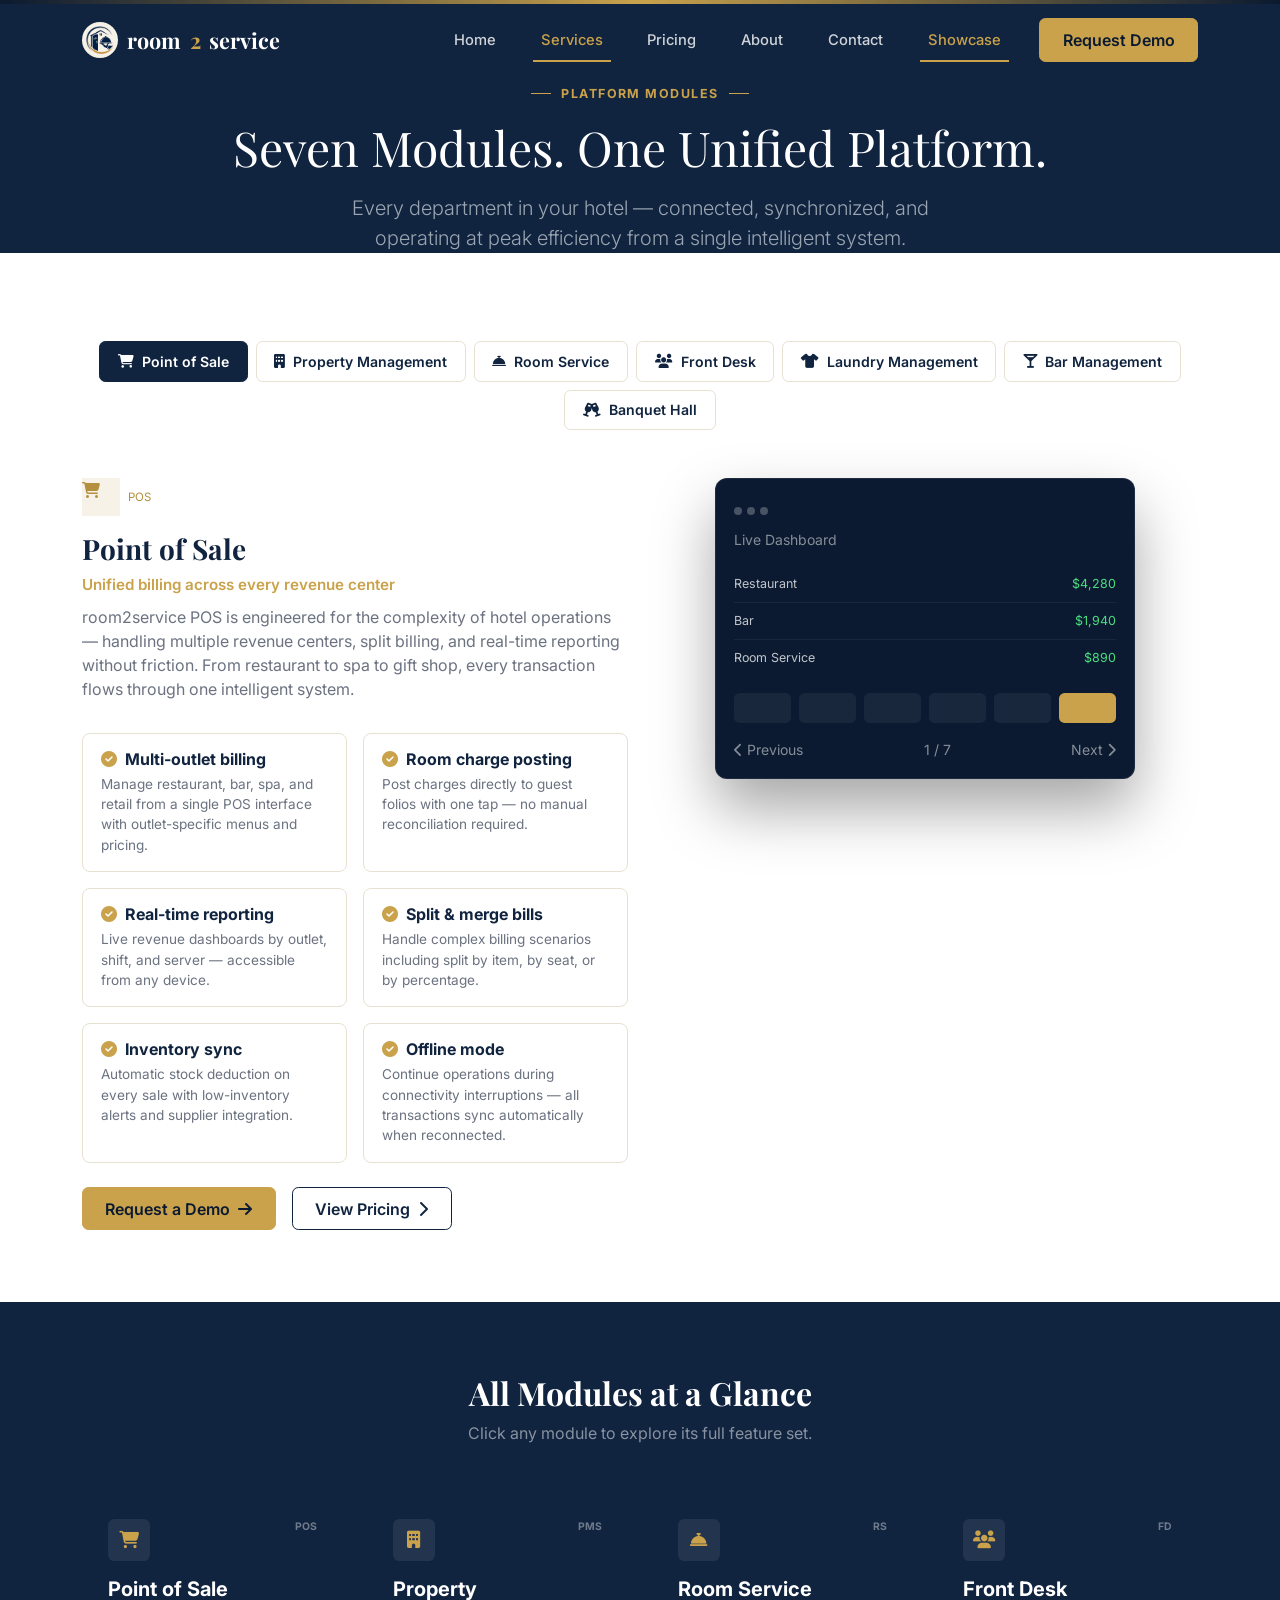
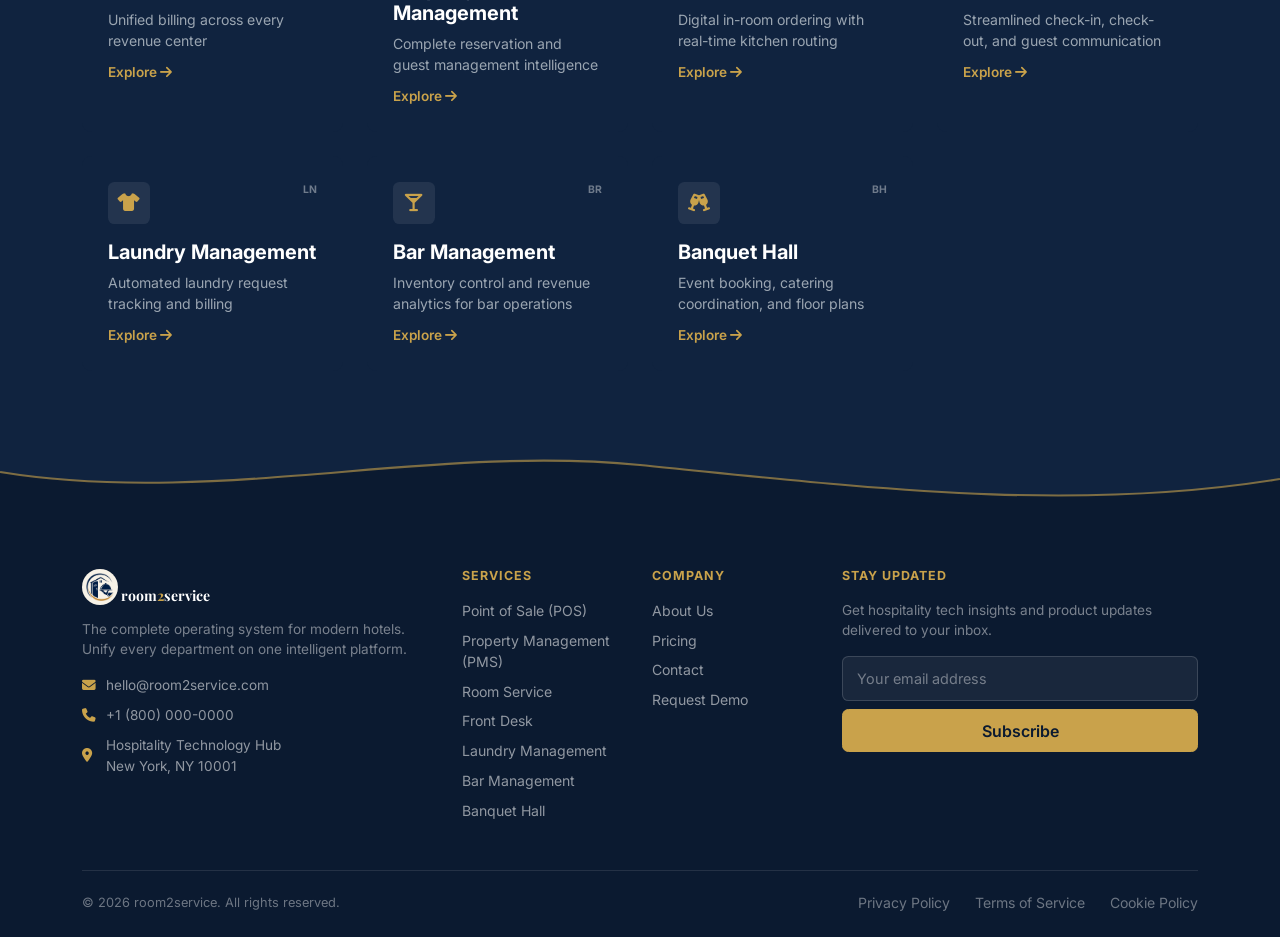
<file: services.html>
<!doctype html>
<html lang="en">
<head>
<meta charset="UTF-8">
<meta name="viewport" content="width=device-width, initial-scale=1">
<title>Services — room2service</title>
<link rel="icon" type="image/svg+xml" href="assets/logo-icon.svg">
<link rel="preconnect" href="https://fonts.googleapis.com">
<link href="https://fonts.googleapis.com/css2?family=Playfair+Display:wght@700;800&family=Inter:wght@400;500;600;700&display=swap" rel="stylesheet">
<link href="https://cdn.jsdelivr.net/npm/bootstrap@5.3.3/dist/css/bootstrap.min.css" rel="stylesheet">
<link rel="stylesheet" href="https://cdnjs.cloudflare.com/ajax/libs/font-awesome/6.5.1/css/all.min.css">
<link rel="stylesheet" href="css/style.css">
</head>
<body>

<div class="top-accent-bar"></div>

<!-- ===================== HEADER ===================== -->
<header class="site-header">
  <div class="container">
    <nav class="navbar navbar-expand-lg p-0">
      <a class="brand" href="/">
        <span class="logo-badge"><img src="assets/logoV2-icon.png" alt="room2service logo" class="brand-logo-v2"></span>
        room<span class="two">2</span>service
      </a>
      <button class="navbar-toggler" type="button" data-bs-toggle="collapse" data-bs-target="#mainNav">
        <span class="navbar-toggler-icon"></span>
      </button>
      <div class="collapse navbar-collapse justify-content-end" id="mainNav">
        <ul class="navbar-nav site-nav align-items-lg-center py-3 py-lg-0">
          <li class="nav-item"><a class="nav-link" href="/">Home</a></li>
          <li class="nav-item"><a class="nav-link active" href="/services">Services</a></li>
          <li class="nav-item"><a class="nav-link" href="/pricing">Pricing</a></li>
          <li class="nav-item"><a class="nav-link" href="/about">About</a></li>
          <li class="nav-item"><a class="nav-link" href="/contact">Contact</a></li>
          <li class="nav-item"><a class="nav-link active" href="/showcase">Showcase</a></li>
        </ul>
        <a href="/contact" class="btn btn-gold mt-2 mt-lg-0 ms-lg-3">Request Demo</a>
      </div>
    </nav>
  </div>
</header>

<!-- ===================== HERO ===================== -->
<section class="hero-section text-center">
  <div class="container">
    <p class="eyebrow justify-content-center">PLATFORM MODULES</p>
    <h1 class="display-5 text-white">Seven Modules. One Unified Platform.</h1>
    <p class="lead mt-3 mx-auto" style="max-width:640px;">Every department in your hotel — connected, synchronized, and operating at peak efficiency from a single intelligent system.</p>
  </div>
</section>

<!-- ===================== MODULE TABS + DETAIL ===================== -->
<section class="section">
  <div class="container">
    <div class="d-flex flex-wrap justify-content-center gap-2 mb-5">
      <button class="module-tab active" data-module="pos"><i class="fa-solid fa-cart-shopping"></i> Point of Sale</button>
      <button class="module-tab" data-module="pms"><i class="fa-solid fa-building"></i> Property Management</button>
      <button class="module-tab" data-module="rs"><i class="fa-solid fa-bell-concierge"></i> Room Service</button>
      <button class="module-tab" data-module="fd"><i class="fa-solid fa-users"></i> Front Desk</button>
      <button class="module-tab" data-module="ln"><i class="fa-solid fa-shirt"></i> Laundry Management</button>
      <button class="module-tab" data-module="br"><i class="fa-solid fa-martini-glass"></i> Bar Management</button>
      <button class="module-tab" data-module="bh"><i class="fa-solid fa-champagne-glasses"></i> Banquet Hall</button>
    </div>

    <!-- POS panel -->
    <div class="module-panel" data-module="pos">
      <div class="row gy-5 align-items-start">
        <div class="col-lg-6">
          <div class="d-flex align-items-center gap-2 mb-3">
            <div class="icon-box" style="background:var(--cream);width:38px;height:38px;"><i class="fa-solid fa-cart-shopping" style="color:var(--gold-dark);"></i></div>
            <span class="badge-tag" style="color:var(--gold-dark);position:static;float:none;font-size:.72rem;">POS</span>
          </div>
          <h3>Point of Sale</h3>
          <p class="text-gold fw-semibold mb-2" style="font-size:.95rem;">Unified billing across every revenue center</p>
          <p class="text-muted-custom">room2service POS is engineered for the complexity of hotel operations — handling multiple revenue centers, split billing, and real-time reporting without friction. From restaurant to spa to gift shop, every transaction flows through one intelligent system.</p>

          <div class="row g-3 mt-2">
            <div class="col-sm-6">
              <div class="feature-box">
                <h6><i class="fa-solid fa-circle-check icon-circle"></i>Multi-outlet billing</h6>
                <p>Manage restaurant, bar, spa, and retail from a single POS interface with outlet-specific menus and pricing.</p>
              </div>
            </div>
            <div class="col-sm-6">
              <div class="feature-box">
                <h6><i class="fa-solid fa-circle-check icon-circle"></i>Room charge posting</h6>
                <p>Post charges directly to guest folios with one tap — no manual reconciliation required.</p>
              </div>
            </div>
            <div class="col-sm-6">
              <div class="feature-box">
                <h6><i class="fa-solid fa-circle-check icon-circle"></i>Real-time reporting</h6>
                <p>Live revenue dashboards by outlet, shift, and server — accessible from any device.</p>
              </div>
            </div>
            <div class="col-sm-6">
              <div class="feature-box">
                <h6><i class="fa-solid fa-circle-check icon-circle"></i>Split &amp; merge bills</h6>
                <p>Handle complex billing scenarios including split by item, by seat, or by percentage.</p>
              </div>
            </div>
            <div class="col-sm-6">
              <div class="feature-box">
                <h6><i class="fa-solid fa-circle-check icon-circle"></i>Inventory sync</h6>
                <p>Automatic stock deduction on every sale with low-inventory alerts and supplier integration.</p>
              </div>
            </div>
            <div class="col-sm-6">
              <div class="feature-box">
                <h6><i class="fa-solid fa-circle-check icon-circle"></i>Offline mode</h6>
                <p>Continue operations during connectivity interruptions — all transactions sync automatically when reconnected.</p>
              </div>
            </div>
          </div>

          <div class="d-flex flex-wrap gap-3 mt-4">
            <a href="/contact" class="btn btn-gold">Request a Demo <i class="fa-solid fa-arrow-right ms-1"></i></a>
            <a href="/pricing" class="btn btn-outline-navy">View Pricing <i class="fa-solid fa-chevron-right ms-1"></i></a>
          </div>
        </div>

        <div class="col-lg-6">
          <div class="mock-window mx-auto" style="max-width:420px;">
            <div class="dots mb-2"><span></span><span></span><span></span></div>
            <div class="text-white-50 small mb-3">Live Dashboard</div>
            <div class="mock-activity-row" style="border-top:none;"><span>Restaurant</span><span class="float-end" style="color:#4ade80;">$4,280</span></div>
            <div class="mock-activity-row"><span>Bar</span><span class="float-end" style="color:#4ade80;">$1,940</span></div>
            <div class="mock-activity-row"><span>Room Service</span><span class="float-end" style="color:#4ade80;">$890</span></div>
            <div class="row g-2 mt-2">
              <div class="col-2"><div class="mock-module-pill">&nbsp;</div></div>
              <div class="col-2"><div class="mock-module-pill">&nbsp;</div></div>
              <div class="col-2"><div class="mock-module-pill">&nbsp;</div></div>
              <div class="col-2"><div class="mock-module-pill">&nbsp;</div></div>
              <div class="col-2"><div class="mock-module-pill">&nbsp;</div></div>
              <div class="col-2"><div class="mock-module-pill active">&nbsp;</div></div>
            </div>
            <div class="d-flex justify-content-between align-items-center mt-3 small text-white-50">
              <span><i class="fa-solid fa-chevron-left"></i> Previous</span>
              <span>1 / 7</span>
              <span>Next <i class="fa-solid fa-chevron-right"></i></span>
            </div>
          </div>
        </div>
      </div>
    </div>

    <!-- Generic panel template reused for other modules -->
    <div class="module-panel d-none" data-module="pms">
      <div class="row gy-5 align-items-start">
        <div class="col-lg-6">
          <h3>Property Management</h3>
          <p class="text-gold fw-semibold mb-2" style="font-size:.95rem;">End-to-end reservation &amp; occupancy intelligence</p>
          <p class="text-muted-custom">A complete front-office command center — reservations, guest profiles, housekeeping status, and occupancy forecasting, all synced in real time across every property.</p>
          <div class="row g-3 mt-2">
            <div class="col-sm-6"><div class="feature-box"><h6><i class="fa-solid fa-circle-check icon-circle"></i>Reservation engine</h6><p>Manage bookings across all channels with automatic rate and availability sync.</p></div></div>
            <div class="col-sm-6"><div class="feature-box"><h6><i class="fa-solid fa-circle-check icon-circle"></i>Guest profiles</h6><p>Unified guest history, preferences, and loyalty status across every stay.</p></div></div>
            <div class="col-sm-6"><div class="feature-box"><h6><i class="fa-solid fa-circle-check icon-circle"></i>Housekeeping sync</h6><p>Room status updates flow instantly between housekeeping and front desk.</p></div></div>
            <div class="col-sm-6"><div class="feature-box"><h6><i class="fa-solid fa-circle-check icon-circle"></i>OTA channel integration</h6><p>Two-way sync with major OTAs to prevent overbooking.</p></div></div>
          </div>
          <div class="d-flex flex-wrap gap-3 mt-4">
            <a href="/contact" class="btn btn-gold">Request a Demo <i class="fa-solid fa-arrow-right ms-1"></i></a>
            <a href="/pricing" class="btn btn-outline-navy">View Pricing <i class="fa-solid fa-chevron-right ms-1"></i></a>
          </div>
        </div>
        <div class="col-lg-6">
          <div class="mock-window mx-auto" style="max-width:420px;">
            <div class="dots mb-2"><span></span><span></span><span></span></div>
            <div class="text-white-50 small mb-3">Occupancy Overview</div>
            <div class="row g-2">
              <div class="col-4"><div class="mock-stat"><div class="label">Occupied</div><div class="value">142/180</div></div></div>
              <div class="col-4"><div class="mock-stat"><div class="label">Arrivals</div><div class="value">18</div></div></div>
              <div class="col-4"><div class="mock-stat"><div class="label">Departures</div><div class="value">12</div></div></div>
            </div>
          </div>
        </div>
      </div>
    </div>

    <div class="module-panel d-none" data-module="rs">
      <div class="row gy-5 align-items-start">
        <div class="col-lg-6">
          <h3>Room Service</h3>
          <p class="text-gold fw-semibold mb-2" style="font-size:.95rem;">Digital in-room ordering, kitchen to door</p>
          <p class="text-muted-custom">Guests order from an in-room digital menu; kitchens receive tickets instantly, and delivery is tracked from prep to door.</p>
          <div class="row g-3 mt-2">
            <div class="col-sm-6"><div class="feature-box"><h6><i class="fa-solid fa-circle-check icon-circle"></i>Digital menu ordering</h6><p>QR or in-room tablet ordering with live menu availability.</p></div></div>
            <div class="col-sm-6"><div class="feature-box"><h6><i class="fa-solid fa-circle-check icon-circle"></i>Kitchen routing</h6><p>Orders route automatically to the correct prep station.</p></div></div>
            <div class="col-sm-6"><div class="feature-box"><h6><i class="fa-solid fa-circle-check icon-circle"></i>Delivery tracking</h6><p>Live status from order placed to delivered at the door.</p></div></div>
            <div class="col-sm-6"><div class="feature-box"><h6><i class="fa-solid fa-circle-check icon-circle"></i>Folio posting</h6><p>Charges post directly to the guest's room folio.</p></div></div>
          </div>
          <div class="d-flex flex-wrap gap-3 mt-4">
            <a href="/contact" class="btn btn-gold">Request a Demo <i class="fa-solid fa-arrow-right ms-1"></i></a>
            <a href="/pricing" class="btn btn-outline-navy">View Pricing <i class="fa-solid fa-chevron-right ms-1"></i></a>
          </div>
        </div>
        <div class="col-lg-6">
          <div class="mock-window mx-auto" style="max-width:420px;">
            <div class="dots mb-2"><span></span><span></span><span></span></div>
            <div class="text-white-50 small mb-3">Kitchen Queue</div>
            <div class="mock-activity-row" style="border-top:none;">Room 204 — Club sandwich <span class="float-end text-gold">Preparing</span></div>
            <div class="mock-activity-row">Room 118 — Continental breakfast <span class="float-end" style="color:#4ade80;">Delivered</span></div>
          </div>
        </div>
      </div>
    </div>

    <div class="module-panel d-none" data-module="fd">
      <div class="row gy-5 align-items-start">
        <div class="col-lg-6">
          <h3>Front Desk</h3>
          <p class="text-gold fw-semibold mb-2" style="font-size:.95rem;">Streamlined check-in, check-out &amp; guest communication</p>
          <p class="text-muted-custom">A single interface for check-in, check-out, room assignment, and guest messaging — cutting front desk wait times dramatically.</p>
          <div class="row g-3 mt-2">
            <div class="col-sm-6"><div class="feature-box"><h6><i class="fa-solid fa-circle-check icon-circle"></i>Express check-in/out</h6><p>Pre-registration and mobile key support for faster arrivals.</p></div></div>
            <div class="col-sm-6"><div class="feature-box"><h6><i class="fa-solid fa-circle-check icon-circle"></i>Guest messaging</h6><p>SMS and in-app messaging directly from the front desk console.</p></div></div>
            <div class="col-sm-6"><div class="feature-box"><h6><i class="fa-solid fa-circle-check icon-circle"></i>Room assignment</h6><p>Smart room assignment based on preferences and housekeeping status.</p></div></div>
            <div class="col-sm-6"><div class="feature-box"><h6><i class="fa-solid fa-circle-check icon-circle"></i>ID &amp; payment capture</h6><p>Secure digital ID scan and payment capture at check-in.</p></div></div>
          </div>
          <div class="d-flex flex-wrap gap-3 mt-4">
            <a href="/contact" class="btn btn-gold">Request a Demo <i class="fa-solid fa-arrow-right ms-1"></i></a>
            <a href="/pricing" class="btn btn-outline-navy">View Pricing <i class="fa-solid fa-chevron-right ms-1"></i></a>
          </div>
        </div>
        <div class="col-lg-6">
          <div class="mock-window mx-auto" style="max-width:420px;">
            <div class="dots mb-2"><span></span><span></span><span></span></div>
            <div class="text-white-50 small mb-3">Today's Arrivals</div>
            <div class="mock-activity-row" style="border-top:none;">Room 118 — J. Alvarez <span class="float-end" style="color:#4ade80;">Checked in</span></div>
            <div class="mock-activity-row">Room 305 — M. Chen <span class="float-end text-gold">Pending</span></div>
          </div>
        </div>
      </div>
    </div>

    <div class="module-panel d-none" data-module="ln">
      <div class="row gy-5 align-items-start">
        <div class="col-lg-6">
          <h3>Laundry Management</h3>
          <p class="text-gold fw-semibold mb-2" style="font-size:.95rem;">Automated request and billing workflow</p>
          <p class="text-muted-custom">From pickup request to delivery, laundry orders are tracked, billed, and reconciled automatically.</p>
          <div class="row g-3 mt-2">
            <div class="col-sm-6"><div class="feature-box"><h6><i class="fa-solid fa-circle-check icon-circle"></i>Pickup scheduling</h6><p>Guests request pickup directly from their room device.</p></div></div>
            <div class="col-sm-6"><div class="feature-box"><h6><i class="fa-solid fa-circle-check icon-circle"></i>Status tracking</h6><p>Live status from pickup to washing to delivery.</p></div></div>
            <div class="col-sm-6"><div class="feature-box"><h6><i class="fa-solid fa-circle-check icon-circle"></i>Automatic billing</h6><p>Per-item pricing posts automatically to the guest folio.</p></div></div>
            <div class="col-sm-6"><div class="feature-box"><h6><i class="fa-solid fa-circle-check icon-circle"></i>Staff task queue</h6><p>Laundry staff get a prioritized digital task queue.</p></div></div>
          </div>
          <div class="d-flex flex-wrap gap-3 mt-4">
            <a href="/contact" class="btn btn-gold">Request a Demo <i class="fa-solid fa-arrow-right ms-1"></i></a>
            <a href="/pricing" class="btn btn-outline-navy">View Pricing <i class="fa-solid fa-chevron-right ms-1"></i></a>
          </div>
        </div>
        <div class="col-lg-6">
          <div class="mock-window mx-auto" style="max-width:420px;">
            <div class="dots mb-2"><span></span><span></span><span></span></div>
            <div class="text-white-50 small mb-3">Laundry Queue</div>
            <div class="mock-activity-row" style="border-top:none;">Room 204 — 6 items <span class="float-end text-gold">Washing</span></div>
            <div class="mock-activity-row">Room 118 — 3 items <span class="float-end" style="color:#4ade80;">Ready</span></div>
          </div>
        </div>
      </div>
    </div>

    <div class="module-panel d-none" data-module="br">
      <div class="row gy-5 align-items-start">
        <div class="col-lg-6">
          <h3>Bar Management</h3>
          <p class="text-gold fw-semibold mb-2" style="font-size:.95rem;">Inventory control &amp; revenue analytics</p>
          <p class="text-muted-custom">Tab management, pour tracking, and real-time inventory control keep your bar profitable and accountable.</p>
          <div class="row g-3 mt-2">
            <div class="col-sm-6"><div class="feature-box"><h6><i class="fa-solid fa-circle-check icon-circle"></i>Tab management</h6><p>Open, transfer, and close tabs across bar and lounge areas.</p></div></div>
            <div class="col-sm-6"><div class="feature-box"><h6><i class="fa-solid fa-circle-check icon-circle"></i>Pour tracking</h6><p>Track pours against inventory to catch shrinkage early.</p></div></div>
            <div class="col-sm-6"><div class="feature-box"><h6><i class="fa-solid fa-circle-check icon-circle"></i>Revenue analytics</h6><p>Real-time reporting by bartender, shift, and beverage category.</p></div></div>
            <div class="col-sm-6"><div class="feature-box"><h6><i class="fa-solid fa-circle-check icon-circle"></i>Room charge posting</h6><p>Post bar charges directly to guest folios.</p></div></div>
          </div>
          <div class="d-flex flex-wrap gap-3 mt-4">
            <a href="/contact" class="btn btn-gold">Request a Demo <i class="fa-solid fa-arrow-right ms-1"></i></a>
            <a href="/pricing" class="btn btn-outline-navy">View Pricing <i class="fa-solid fa-chevron-right ms-1"></i></a>
          </div>
        </div>
        <div class="col-lg-6">
          <div class="mock-window mx-auto" style="max-width:420px;">
            <div class="dots mb-2"><span></span><span></span><span></span></div>
            <div class="text-white-50 small mb-3">Bar Revenue</div>
            <div class="mock-activity-row" style="border-top:none;">Tonight's Sales <span class="float-end" style="color:#4ade80;">$1,940</span></div>
            <div class="mock-activity-row">Open Tabs <span class="float-end text-gold">6</span></div>
          </div>
        </div>
      </div>
    </div>

    <div class="module-panel d-none" data-module="bh">
      <div class="row gy-5 align-items-start">
        <div class="col-lg-6">
          <h3>Banquet Hall</h3>
          <p class="text-gold fw-semibold mb-2" style="font-size:.95rem;">Event booking &amp; catering coordination</p>
          <p class="text-muted-custom">Manage bookings, floor plans, and catering logistics for every event, from board meetings to weddings.</p>
          <div class="row g-3 mt-2">
            <div class="col-sm-6"><div class="feature-box"><h6><i class="fa-solid fa-circle-check icon-circle"></i>Event booking calendar</h6><p>Visual calendar to manage multiple halls and time slots.</p></div></div>
            <div class="col-sm-6"><div class="feature-box"><h6><i class="fa-solid fa-circle-check icon-circle"></i>Floor plan management</h6><p>Configure seating and layouts per event type.</p></div></div>
            <div class="col-sm-6"><div class="feature-box"><h6><i class="fa-solid fa-circle-check icon-circle"></i>Catering coordination</h6><p>Sync menu selections and headcounts with the kitchen.</p></div></div>
            <div class="col-sm-6"><div class="feature-box"><h6><i class="fa-solid fa-circle-check icon-circle"></i>Invoice generation</h6><p>Automatic invoicing for venue, catering, and add-on services.</p></div></div>
          </div>
          <div class="d-flex flex-wrap gap-3 mt-4">
            <a href="/contact" class="btn btn-gold">Request a Demo <i class="fa-solid fa-arrow-right ms-1"></i></a>
            <a href="/pricing" class="btn btn-outline-navy">View Pricing <i class="fa-solid fa-chevron-right ms-1"></i></a>
          </div>
        </div>
        <div class="col-lg-6">
          <div class="mock-window mx-auto" style="max-width:420px;">
            <div class="dots mb-2"><span></span><span></span><span></span></div>
            <div class="text-white-50 small mb-3">Upcoming Events</div>
            <div class="mock-activity-row" style="border-top:none;">Grand Ballroom — Wedding <span class="float-end text-gold">Sat</span></div>
            <div class="mock-activity-row">Meeting Room B — Conference <span class="float-end" style="color:#4ade80;">Mon</span></div>
          </div>
        </div>
      </div>
    </div>
  </div>
</section>

<!-- ===================== ALL MODULES GRID ===================== -->
<section class="section bg-navy">
  <div class="container text-center">
    <h2 class="text-white">All Modules at a Glance</h2>
    <p class="text-white-50 mb-5">Click any module to explore its full feature set.</p>
    <div class="row g-4 text-start">
      <div class="col-md-6 col-lg-3">
        <div class="module-card">
          <span class="badge-tag">POS</span>
          <div class="icon-box"><i class="fa-solid fa-cart-shopping"></i></div>
          <h5>Point of Sale</h5>
          <p>Unified billing across every revenue center</p>
          <a href="#" class="learn-more" data-module-link="pos">Explore <i class="fa-solid fa-arrow-right"></i></a>
        </div>
      </div>
      <div class="col-md-6 col-lg-3">
        <div class="module-card">
          <span class="badge-tag">PMS</span>
          <div class="icon-box"><i class="fa-solid fa-building"></i></div>
          <h5>Property Management</h5>
          <p>Complete reservation and guest management intelligence</p>
          <a href="#" class="learn-more" data-module-link="pms">Explore <i class="fa-solid fa-arrow-right"></i></a>
        </div>
      </div>
      <div class="col-md-6 col-lg-3">
        <div class="module-card">
          <span class="badge-tag">RS</span>
          <div class="icon-box"><i class="fa-solid fa-bell-concierge"></i></div>
          <h5>Room Service</h5>
          <p>Digital in-room ordering with real-time kitchen routing</p>
          <a href="#" class="learn-more" data-module-link="rs">Explore <i class="fa-solid fa-arrow-right"></i></a>
        </div>
      </div>
      <div class="col-md-6 col-lg-3">
        <div class="module-card">
          <span class="badge-tag">FD</span>
          <div class="icon-box"><i class="fa-solid fa-users"></i></div>
          <h5>Front Desk</h5>
          <p>Streamlined check-in, check-out, and guest communication</p>
          <a href="#" class="learn-more" data-module-link="fd">Explore <i class="fa-solid fa-arrow-right"></i></a>
        </div>
      </div>
      <div class="col-md-6 col-lg-3">
        <div class="module-card">
          <span class="badge-tag">LN</span>
          <div class="icon-box"><i class="fa-solid fa-shirt"></i></div>
          <h5>Laundry Management</h5>
          <p>Automated laundry request tracking and billing</p>
          <a href="#" class="learn-more" data-module-link="ln">Explore <i class="fa-solid fa-arrow-right"></i></a>
        </div>
      </div>
      <div class="col-md-6 col-lg-3">
        <div class="module-card">
          <span class="badge-tag">BR</span>
          <div class="icon-box"><i class="fa-solid fa-martini-glass"></i></div>
          <h5>Bar Management</h5>
          <p>Inventory control and revenue analytics for bar operations</p>
          <a href="#" class="learn-more" data-module-link="br">Explore <i class="fa-solid fa-arrow-right"></i></a>
        </div>
      </div>
      <div class="col-md-6 col-lg-3">
        <div class="module-card">
          <span class="badge-tag">BH</span>
          <div class="icon-box"><i class="fa-solid fa-champagne-glasses"></i></div>
          <h5>Banquet Hall</h5>
          <p>Event booking, catering coordination, and floor plans</p>
          <a href="#" class="learn-more" data-module-link="bh">Explore <i class="fa-solid fa-arrow-right"></i></a>
        </div>
      </div>
    </div>
  </div>
</section>

<!-- ===================== FOOTER WAVE ===================== -->
<div class="footer-wave on-navy">
  <svg viewBox="0 0 1440 100" preserveAspectRatio="none" xmlns="http://www.w3.org/2000/svg">
    <path d="M0,40 C240,90 480,0 720,30 C960,60 1200,100 1440,50 L1440,100 L0,100 Z" fill="#0b1a30"></path>
    <path d="M0,40 C240,90 480,0 720,30 C960,60 1200,100 1440,50" fill="none" stroke="#c9a24b" stroke-width="3" opacity="0.6"></path>
  </svg>
</div>
<!-- ===================== FOOTER ===================== -->
<footer class="site-footer">
  <div class="container">
    <div class="row gy-4">
      <div class="col-lg-4">
        <a class="brand" href="/"><span class="logo-badge"><img src="assets/logoV2-icon.png" alt="room2service logo" class="brand-logo-v2 footer-logo-v2"></span> room<span class="two">2</span>service</a>
        <p class="tagline">The complete operating system for modern hotels. Unify every department on one intelligent platform.</p>
        <div class="contact-line"><i class="fa-solid fa-envelope"></i> hello@room2service.com</div>
        <div class="contact-line"><i class="fa-solid fa-phone"></i> +1 (800) 000-0000</div>
        <div class="contact-line"><i class="fa-solid fa-location-dot"></i> Hospitality Technology Hub<br>New York, NY 10001</div>
      </div>
      <div class="col-6 col-lg-2">
        <h6>Services</h6>
        <a href="/services">Point of Sale (POS)</a>
        <a href="/services">Property Management (PMS)</a>
        <a href="/services">Room Service</a>
        <a href="/services">Front Desk</a>
        <a href="/services">Laundry Management</a>
        <a href="/services">Bar Management</a>
        <a href="/services">Banquet Hall</a>
      </div>
      <div class="col-6 col-lg-2">
        <h6>Company</h6>
        <a href="/about">About Us</a>
        <a href="/pricing">Pricing</a>
        <a href="/contact">Contact</a>
        <a href="/contact">Request Demo</a>
      </div>
      <div class="col-lg-4">
        <h6>Stay Updated</h6>
        <p class="tagline mb-3">Get hospitality tech insights and product updates delivered to your inbox.</p>
        <form class="footer-subscribe d-flex flex-column gap-2">
          <input type="email" class="form-control form-control-custom" placeholder="Your email address">
          <button type="submit" class="btn btn-gold">Subscribe</button>
        </form>
      </div>
    </div>
    <div class="footer-bottom d-flex flex-wrap justify-content-between align-items-center">
      <span>&copy; 2026 room2service. All rights reserved.</span>
      <span class="text-end">
        <a href="#">Privacy Policy</a>
        <a href="#">Terms of Service</a>
        <a href="#">Cookie Policy</a>
      </span>
    </div>
  </div>
</footer>

<script src="https://cdn.jsdelivr.net/npm/bootstrap@5.3.3/dist/js/bootstrap.bundle.min.js"></script>
<script src="js/script.js"></script>
<script>
  document.querySelectorAll('[data-module-link]').forEach(function (link) {
    link.addEventListener('click', function (e) {
      e.preventDefault();
      var target = link.getAttribute('data-module-link');
      document.querySelectorAll('.module-tab').forEach(function (t) {
        t.classList.toggle('active', t.getAttribute('data-module') === target);
      });
      document.querySelectorAll('.module-panel').forEach(function (p) {
        p.classList.toggle('d-none', p.getAttribute('data-module') !== target);
      });
      window.scrollTo({ top: document.querySelector('.module-tab').getBoundingClientRect().top + window.scrollY - 100, behavior: 'smooth' });
    });
  });
</script>
</body>
</html>
</file>
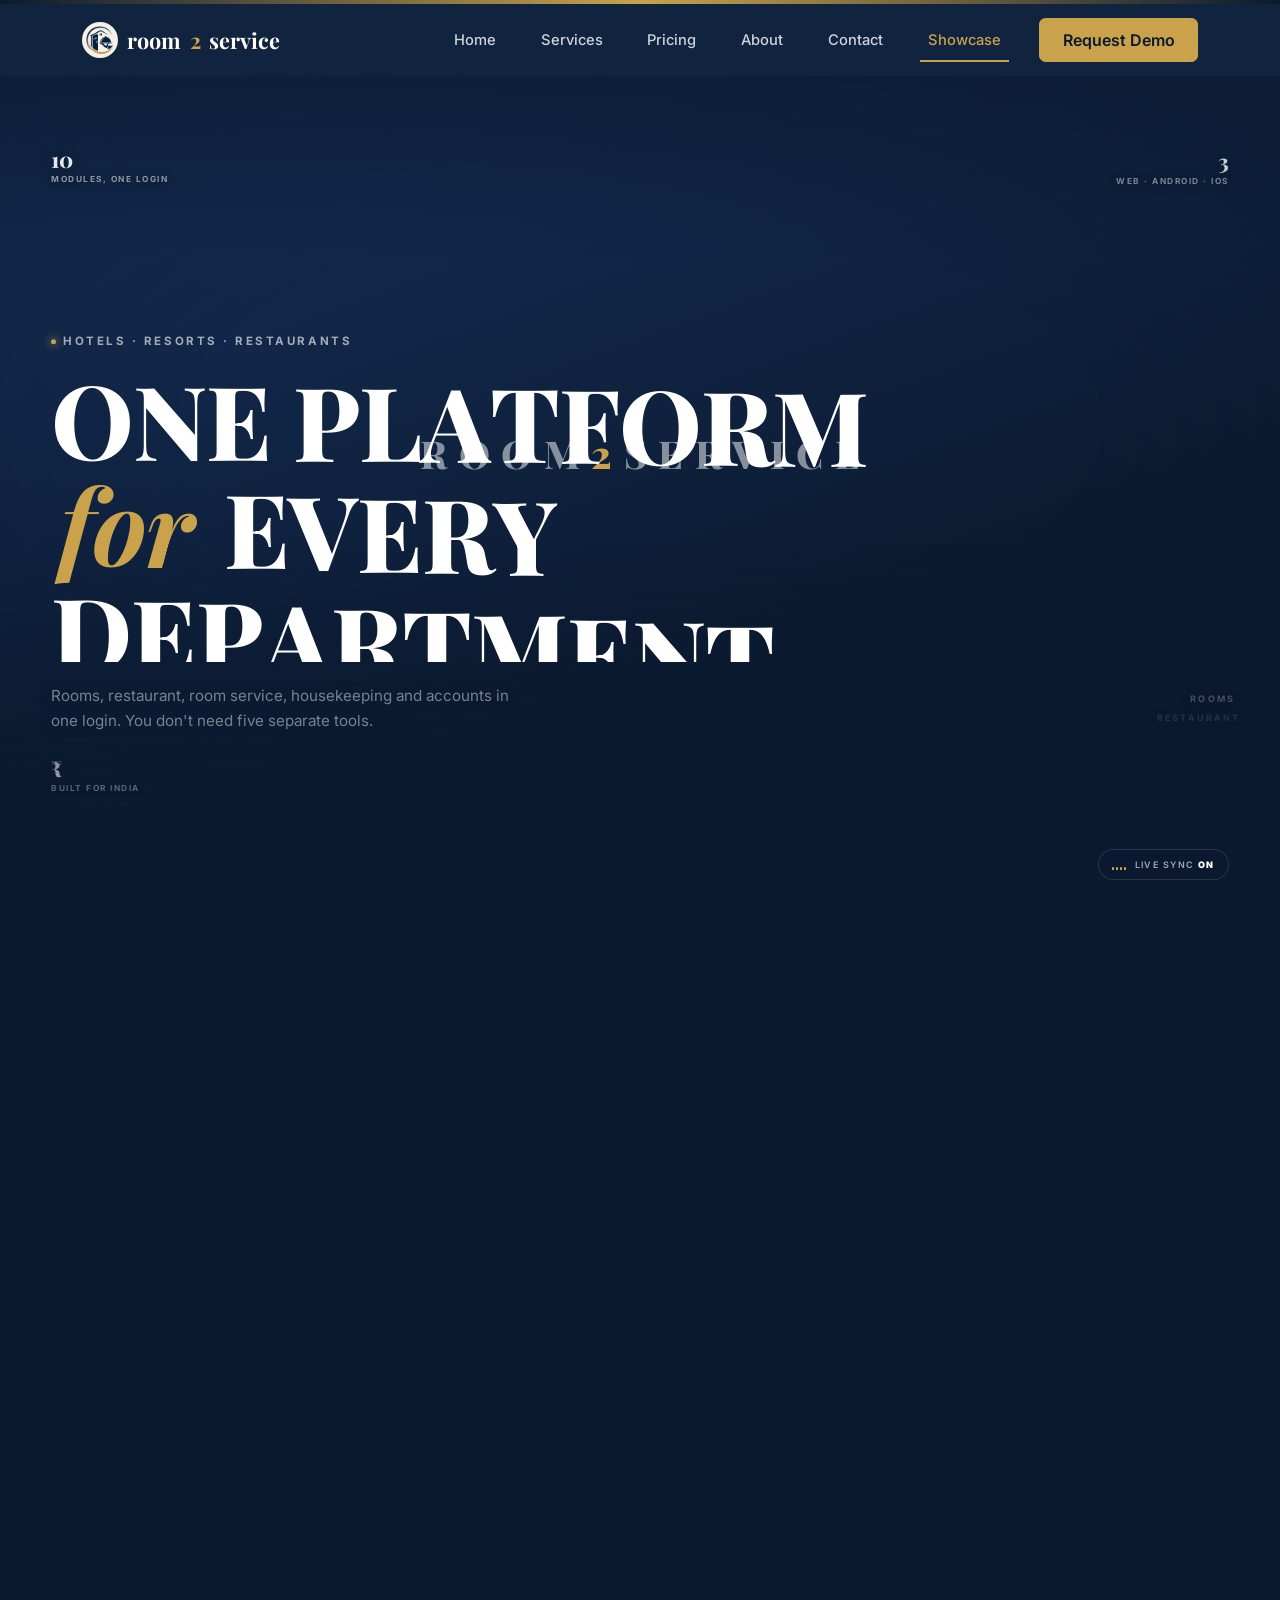
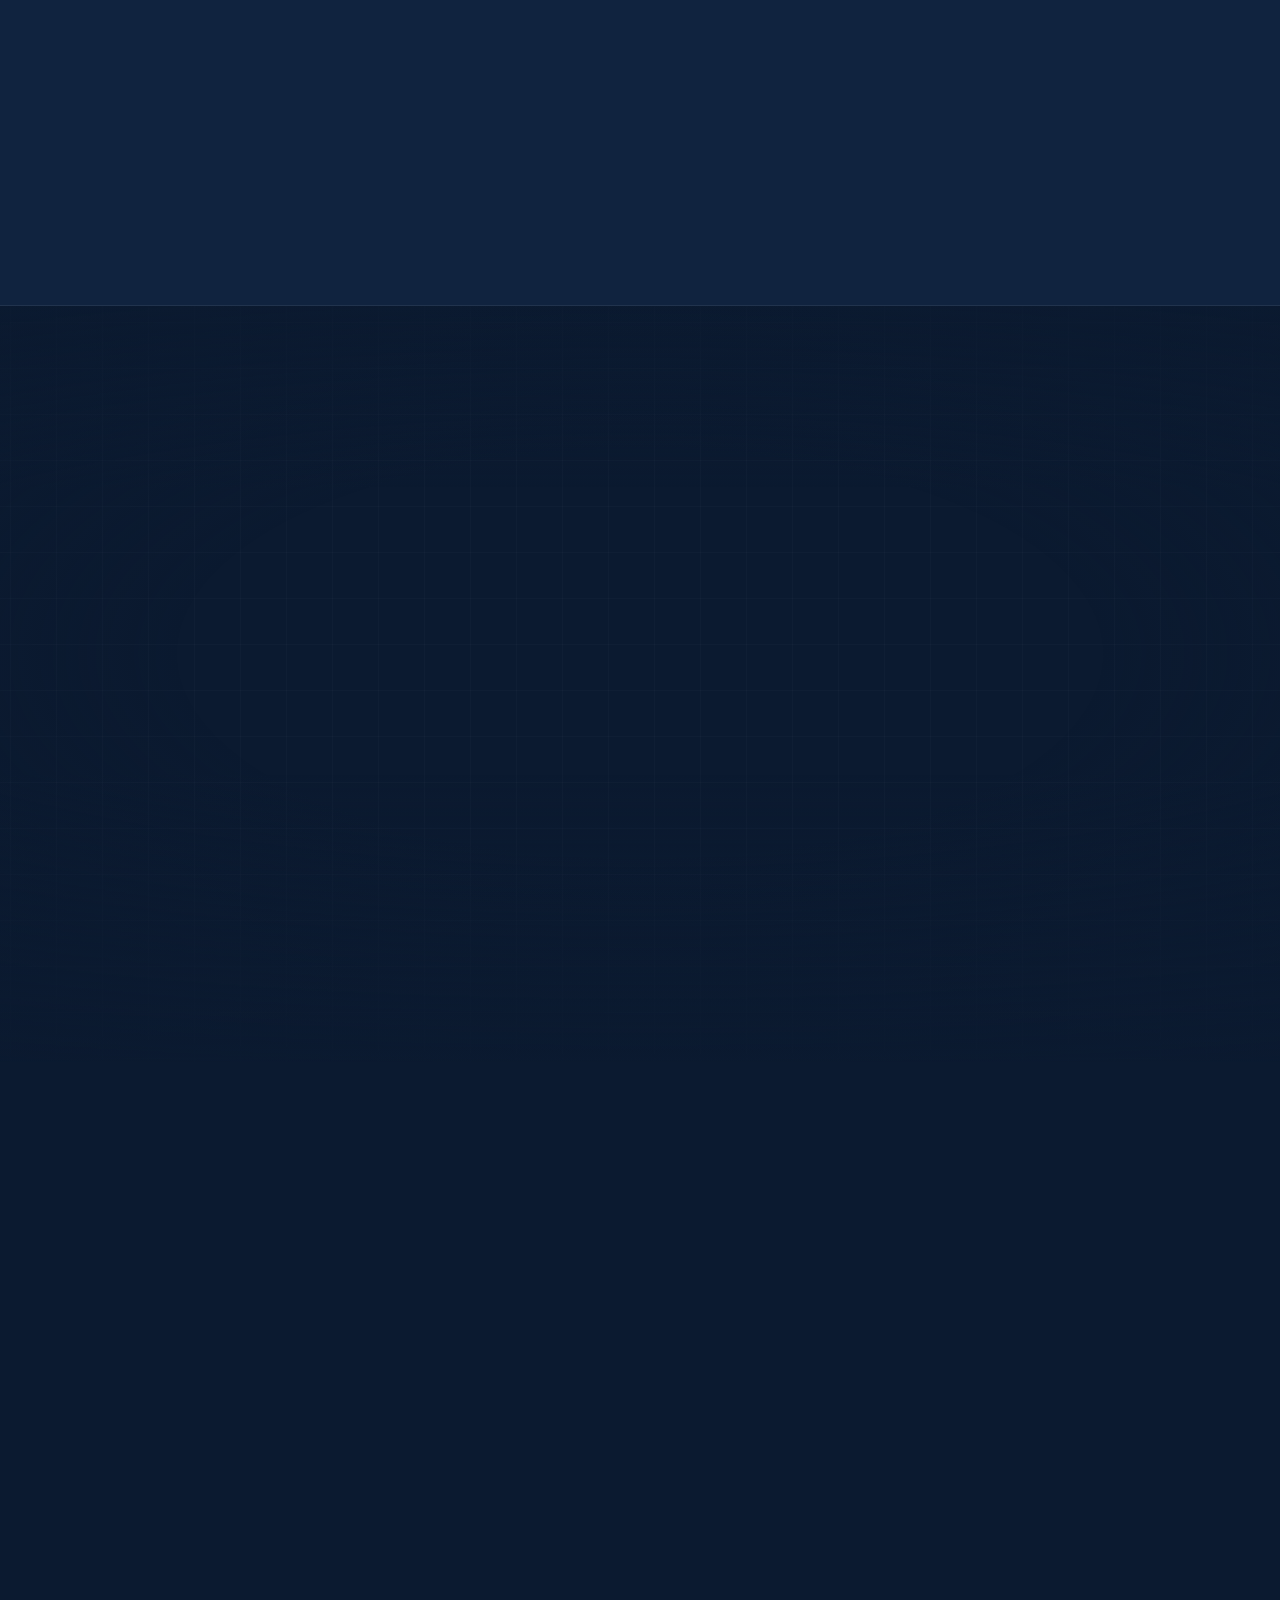
<file: showcase.html>
<!doctype html>
<html lang="en">
<head>
<meta charset="UTF-8">
<meta name="viewport" content="width=device-width, initial-scale=1">
<title>Live Demo — room2service</title>
<link rel="icon" type="image/svg+xml" href="assets/favicon-32x32.png">
<link rel="preconnect" href="https://fonts.googleapis.com">
<link href="https://fonts.googleapis.com/css2?family=Playfair+Display:wght@700;800&family=Inter:wght@400;500;600;700&display=swap" rel="stylesheet">
<link href="https://cdn.jsdelivr.net/npm/bootstrap@5.3.3/dist/css/bootstrap.min.css" rel="stylesheet">
<link rel="stylesheet" href="https://cdnjs.cloudflare.com/ajax/libs/font-awesome/6.5.1/css/all.min.css">
<link rel="stylesheet" href="js/vendor/lenis.css">
<link rel="stylesheet" href="css/style.css">
<link rel="stylesheet" href="css/showcase.css">
</head>
<body>

<!-- ===================== PRELOADER ===================== -->
<div class="sc-preloader" id="scPreloader" role="status" aria-live="polite" aria-label="Loading room2service live demo">
  <div class="sc-pre-inner">
    <div class="sc-pre-meta">
      <span class="sc-pre-mark">room<span class="two">2</span>service</span>
      <span class="sc-pre-tag">LIVE DEMO ENVIRONMENT</span>
    </div>
    <div class="sc-pre-num"><span id="scPreCount">0</span><i>%</i></div>
    <div class="sc-pre-rail"><span class="sc-pre-fill" id="scPreFill"></span></div>
    <p class="sc-pre-status" id="scPreStatus">SYNCING FRONT DESK</p>
  </div>
  <div class="sc-pre-shutter" aria-hidden="true"><i></i><i></i><i></i><i></i></div>
</div>

<!-- ===================== CURSOR ===================== -->
<div class="sc-cursor" aria-hidden="true">
  <div class="sc-cursor-ring" id="scCursorRing"><span class="sc-cursor-label" id="scCursorLabel"></span></div>
  <div class="sc-cursor-dot" id="scCursorDot"></div>
</div>

<!-- ===================== HUD progress rail ===================== -->
<div class="sc-hud" aria-hidden="true"><span class="sc-hud-fill" id="scHudFill"></span></div>

<div class="top-accent-bar"></div>

<!-- ===================== HEADER (same markup as the rest of the site) ===================== -->
<header class="site-header">
  <div class="container">
    <nav class="navbar navbar-expand-lg p-0">
      <a class="brand" href="/">
        <span class="logo-badge"><img src="assets/logoV2-icon.png" alt="room2service logo" class="brand-logo-v2"></span>
        room<span class="two">2</span>service
      </a>
      <button class="navbar-toggler" type="button" data-bs-toggle="collapse" data-bs-target="#mainNav">
        <span class="navbar-toggler-icon"></span>
      </button>
      <div class="collapse navbar-collapse justify-content-end" id="mainNav">
        <ul class="navbar-nav site-nav align-items-lg-center py-3 py-lg-0">
          <li class="nav-item"><a class="nav-link" href="/">Home</a></li>
          <li class="nav-item"><a class="nav-link" href="/services">Services</a></li>
          <li class="nav-item"><a class="nav-link" href="/pricing">Pricing</a></li>
          <li class="nav-item"><a class="nav-link" href="/about">About</a></li>
          <li class="nav-item"><a class="nav-link" href="/contact">Contact</a></li>
          <li class="nav-item"><a class="nav-link active" href="/showcase">Showcase</a></li>
        </ul>
        <a href="/contact" class="btn btn-gold mt-2 mt-lg-0 ms-lg-3">Request Demo</a>
      </div>
    </nav>
  </div>
</header>

<main class="sc-root">

  <!-- ===================== 01 · BOOT REVEAL ===================== -->
  <section class="sc-reveal" id="scReveal">
    <div class="sc-stage" id="scRevealStage">
      <div class="sc-blob-field">
        <span class="sc-blob sc-blob-a"></span>
        <span class="sc-blob sc-blob-b"></span>
      </div>

      <div class="sc-mock-under">
        <div class="sc-mock-window">
          <div class="sc-mock-dots"><span></span><span></span><span></span></div>
          <div class="sc-mock-label">room2service — live dashboard</div>
          <div class="sc-mock-stats">
            <div class="sc-mock-stat"><div class="l">Occupied</div><div class="v">142/180</div></div>
            <div class="sc-mock-stat"><div class="l">Revenue</div><div class="v" style="color:#4ade80;">₹4,86,200</div></div>
            <div class="sc-mock-stat"><div class="l">Orders</div><div class="v">37</div></div>
          </div>
          <div class="sc-mock-pills">
            <div class="sc-mock-pill is-on">PMS</div>
            <div class="sc-mock-pill is-on">POS</div>
            <div class="sc-mock-pill is-on">QR Menu</div>
            <div class="sc-mock-pill is-on">Room Svc</div>
            <div class="sc-mock-pill is-on">Housekeeping</div>
            <div class="sc-mock-pill">Accounts</div>
          </div>
          <div class="sc-mock-row"><span class="d"></span>Room 204 — Room service order added to bill</div>
          <div class="sc-mock-row"><span class="d"></span>Room 118 — Marked clean by housekeeping</div>
        </div>
      </div>

      <div class="sc-veil" aria-hidden="true">
        <span class="sc-veil-mark">room<span class="two">2</span>service</span>
      </div>

      <div class="sc-stage-vig"></div>

      <div class="sc-reveal-copy">
        <p class="sc-kicker"><i class="sc-dot"></i>HOTELS · RESORTS · RESTAURANTS</p>
        <h1 class="sc-display sc-display--hero" id="scRevealTitle">
          <span class="sc-line" data-split>ONE PLATFORM</span>
          <span class="sc-line sc-line--mix" data-split><em>for</em> EVERY DEPARTMENT</span>
        </h1>
        <p class="sc-lede">Rooms, restaurant, room service, housekeeping and accounts in one login. You don't need five separate tools.</p>
      </div>

      <ul class="sc-edge-stats" aria-hidden="true">
        <li class="sc-edge-stat sc-edge-stat--tl"><b>10</b><span>MODULES, ONE LOGIN</span></li>
        <li class="sc-edge-stat sc-edge-stat--tr"><b>3</b><span>WEB · ANDROID · iOS</span></li>
        <li class="sc-edge-stat sc-edge-stat--bl"><b>₹</b><span>BUILT FOR INDIA</span></li>
      </ul>

      <div class="sc-trio" aria-hidden="true"><span>ROOMS</span><span>RESTAURANT</span><span>ACCOUNTS</span></div>

      <div class="sc-scroll-cue" aria-hidden="true"><span>SCROLL</span><i></i></div>
    </div>
  </section>

  <!-- ===================== 02 · SPEC STRIP ===================== -->
  <section class="sc-specs" id="scSpecs" aria-labelledby="scSpecsTitle">
    <div class="sc-wrap">
      <div class="sc-sec-head">
        <p class="sc-kicker"><i class="sc-dot"></i>02 — BY THE NUMBERS</p>
        <h2 class="sc-sec-title" id="scSpecsTitle">One system<br><em>instead</em> of five.</h2>
        <p class="sc-note">Front desk, restaurant, kitchen, housekeeping and accounting all work from the same data.</p>
      </div>
      <ol class="sc-spec-row">
        <li class="sc-spec">
          <span class="sc-spec-idx">01</span>
          <b class="sc-spec-fig"><span class="sc-count" data-count="10" data-dec="0">0</span></b>
          <span class="sc-spec-unit">MODULES</span>
          <span class="sc-spec-label">Switch on only the modules your property uses</span>
        </li>
        <li class="sc-spec">
          <span class="sc-spec-idx">02</span>
          <b class="sc-spec-fig"><span class="sc-count" data-count="6" data-dec="0">0</span></b>
          <span class="sc-spec-unit">QR MENU THEMES</span>
          <span class="sc-spec-label">Guests scan, browse and order with no app to install</span>
        </li>
        <li class="sc-spec">
          <span class="sc-spec-idx">03</span>
          <b class="sc-spec-fig"><span class="sc-count" data-count="3" data-dec="0">0</span></b>
          <span class="sc-spec-unit">PLATFORMS</span>
          <span class="sc-spec-label">Web admin, plus Android and iOS apps for staff on the move</span>
        </li>
        <li class="sc-spec">
          <span class="sc-spec-idx">04</span>
          <b class="sc-spec-fig"><span class="sc-count" data-count="1" data-dec="0">0</span></b>
          <span class="sc-spec-unit">GUEST BILL</span>
          <span class="sc-spec-label">Room, restaurant and room-service charges on one folio</span>
        </li>
      </ol>
    </div>
  </section>

  <!-- ===================== 03 · LIVE OPS ===================== -->
  <section class="sc-ops" id="scOps" aria-labelledby="scOpsTitle">
    <div class="sc-stage" id="scOpsStage">
      <div class="sc-grid-field" aria-hidden="true"></div>
      <h2 class="sc-ops-word" id="scOpsTitle" aria-hidden="true"><span>LIVE</span></h2>
      <p class="sc-ops-caption">GRAND PLAZA HOTEL — 11:42 PM — 142/180 OCCUPIED</p>
      <div class="sc-stage-vig"></div>
      <div class="sc-ops-cards">
        <article class="sc-gcard">
          <p class="sc-gcard-k">QR TO KITCHEN</p>
          <b class="sc-gcard-fig">LIVE</b>
          <p class="sc-gcard-sub">Orders from a room or table go straight to the kitchen display.</p>
        </article>
        <article class="sc-gcard">
          <p class="sc-gcard-k">ROOM STATUS</p>
          <b class="sc-gcard-fig">1<i> board</i></b>
          <p class="sc-gcard-sub">Housekeeping and the front desk see the same room status.</p>
        </article>
        <article class="sc-gcard">
          <p class="sc-gcard-k">CHECK-OUT</p>
          <b class="sc-gcard-fig">1<i> bill</i></b>
          <p class="sc-gcard-sub">Room service is already on the folio when the guest checks out.</p>
        </article>
      </div>
    </div>
  </section>

  <!-- ===================== 04 · MODULE GALLERY ===================== -->
  <section class="sc-gallery" id="scGallery" aria-labelledby="scGalleryTitle">
    <div class="sc-gallery-pin" id="scGalleryPin">
      <div class="sc-gallery-head">
        <p class="sc-kicker"><i class="sc-dot"></i>04 — MODULES</p>
        <h2 class="sc-sec-title" id="scGalleryTitle" style="font-size:clamp(1.8rem,4vw,3rem);">Ten modules,<br><em>one</em> login.</h2>
      </div>
      <div class="sc-gallery-track" id="scGalleryTrack">

        <figure class="sc-slab">
          <span class="sc-slab-idx">01</span>
          <div class="sc-slab-mock">
            <img class="sc-slab-img" src="assets/showcase/pms.jpg" alt="" loading="lazy" width="900" height="640">
            <div class="sc-slab-icon"><i class="fa-solid fa-building"></i></div>
            <div class="sc-slab-mini-stat"><span>Occupancy</span><b>79%</b></div>
            <div class="sc-slab-mini-stat"><span>Arrivals today</span><b>22</b></div>
          </div>
          <figcaption><b>Property management</b><span>Buildings, floors, rooms and banquet halls. Handle reservations, room allocation, check-out and the booking calendar in one place.</span></figcaption>
        </figure>

        <figure class="sc-slab">
          <span class="sc-slab-idx">02</span>
          <div class="sc-slab-mock">
            <img class="sc-slab-img" src="assets/showcase/tariffs.jpg" alt="" loading="lazy" width="900" height="640">
            <div class="sc-slab-icon"><i class="fa-solid fa-tags"></i></div>
            <div class="sc-slab-mini-stat"><span>Base rate</span><b>₹4,500</b></div>
            <div class="sc-slab-mini-stat"><span>Weekend rule</span><b>+15%</b></div>
          </div>
          <figcaption><b>Room tariffs</b><span>Set base rates, then add seasonal rules, special-price overrides and holidays. A tariff calendar shows every rate at a glance.</span></figcaption>
        </figure>

        <figure class="sc-slab">
          <span class="sc-slab-idx">03</span>
          <div class="sc-slab-mock">
            <img class="sc-slab-img" src="assets/showcase/pos.jpg" alt="" loading="lazy" width="900" height="640">
            <div class="sc-slab-icon"><i class="fa-solid fa-cash-register"></i></div>
            <div class="sc-slab-mini-stat"><span>Today's sales</span><b>₹1,24,800</b></div>
            <div class="sc-slab-mini-stat"><span>Open tables</span><b>14</b></div>
          </div>
          <figcaption><b>Restaurant POS</b><span>Menu catalog, categories and sessions such as breakfast and dinner. Covers tax, table QR codes, orders and billing, with its own dashboard.</span></figcaption>
        </figure>

        <figure class="sc-slab">
          <span class="sc-slab-idx">04</span>
          <div class="sc-slab-mock">
            <img class="sc-slab-img" src="assets/showcase/qr-menu.jpg" alt="" loading="lazy" width="900" height="640">
            <div class="sc-slab-icon"><i class="fa-solid fa-qrcode"></i></div>
            <div class="sc-slab-mini-stat"><span>Menu themes</span><b>6</b></div>
            <div class="sc-slab-mini-stat"><span>Scans today</span><b>312</b></div>
          </div>
          <figcaption><b>QR e-menu for guests</b><span>Guests scan the QR code, browse the menu and order with no app to install. Pick a theme: Luxe, Minimal, Playful, Night Swiper, Classic or Modern.</span></figcaption>
        </figure>

        <figure class="sc-slab">
          <span class="sc-slab-idx">05</span>
          <div class="sc-slab-mock">
            <img class="sc-slab-img" src="assets/showcase/room-service.jpg" alt="" loading="lazy" width="900" height="640">
            <div class="sc-slab-icon"><i class="fa-solid fa-bell-concierge"></i></div>
            <div class="sc-slab-mini-stat"><span>Active orders</span><b>9</b></div>
            <div class="sc-slab-mini-stat"><span>Avg. delivery</span><b>14 min</b></div>
          </div>
          <figcaption><b>Room service</b><span>Staff take the order, the kitchen display shows it and the tracker follows it to the door. Charges go on the guest's room bill.</span></figcaption>
        </figure>

        <figure class="sc-slab">
          <span class="sc-slab-idx">06</span>
          <div class="sc-slab-mock">
            <img class="sc-slab-img" src="assets/showcase/housekeeping.jpg" alt="" loading="lazy" width="900" height="640">
            <div class="sc-slab-icon"><i class="fa-solid fa-broom"></i></div>
            <div class="sc-slab-mini-stat"><span>Rooms clean</span><b>131/180</b></div>
            <div class="sc-slab-mini-stat"><span>In progress</span><b>11</b></div>
          </div>
          <figcaption><b>Housekeeping</b><span>A live room status board with task assignment, cleaning checklists and staff performance. Cleaning staff use a mobile screen.</span></figcaption>
        </figure>

        <figure class="sc-slab">
          <span class="sc-slab-idx">07</span>
          <div class="sc-slab-mock">
            <img class="sc-slab-img" src="assets/showcase/accounts.jpg" alt="" loading="lazy" width="900" height="640">
            <div class="sc-slab-icon"><i class="fa-solid fa-book"></i></div>
            <div class="sc-slab-mini-stat"><span>Receipts today</span><b>₹2,86,400</b></div>
            <div class="sc-slab-mini-stat"><span>Vouchers</span><b>48</b></div>
          </div>
          <figcaption><b>Accounts</b><span>Ledgers, groups and voucher types, with receipts, payments, journal and contra entries, and expenses. Your books close inside the same system.</span></figcaption>
        </figure>

        <figure class="sc-slab">
          <span class="sc-slab-idx">08</span>
          <div class="sc-slab-mock">
            <img class="sc-slab-img" src="assets/showcase/admin.jpg" alt="" loading="lazy" width="900" height="640">
            <div class="sc-slab-icon"><i class="fa-solid fa-user-shield"></i></div>
            <div class="sc-slab-mini-stat"><span>Branches</span><b>3</b></div>
            <div class="sc-slab-mini-stat"><span>Staff</span><b>64</b></div>
          </div>
          <figcaption><b>Admin</b><span>Branches, employees, roles and permissions, and guest records, plus countries, states, units and dropdown lists.</span></figcaption>
        </figure>

        <figure class="sc-slab">
          <span class="sc-slab-idx">09</span>
          <div class="sc-slab-mock">
            <img class="sc-slab-img" src="assets/showcase/master-clients.jpg" alt="" loading="lazy" width="900" height="640">
            <div class="sc-slab-icon"><i class="fa-solid fa-sitemap"></i></div>
            <div class="sc-slab-mini-stat"><span>Businesses</span><b>12</b></div>
            <div class="sc-slab-mini-stat"><span>Plans</span><b>Std · Premium</b></div>
          </div>
          <figcaption><b>Multi-business control</b><span>Onboard each business, choose which modules it gets, set access rights and manage its plan.</span></figcaption>
        </figure>

        <figure class="sc-slab">
          <span class="sc-slab-idx">10</span>
          <div class="sc-slab-mock">
            <img class="sc-slab-img" src="assets/showcase/reports.jpg" alt="" loading="lazy" width="900" height="640">
            <div class="sc-slab-icon"><i class="fa-solid fa-chart-line"></i></div>
            <div class="sc-slab-mini-stat"><span>Revenue MTD</span><b>₹38.6L</b></div>
            <div class="sc-slab-mini-stat"><span>ADR</span><b>₹4,120</b></div>
          </div>
          <figcaption><b>Reports & dashboards</b><span>Every module has a dashboard, and settings are managed centrally. Owners see the whole business on one screen.</span></figcaption>
        </figure>

      </div>
      <div class="sc-gallery-rail" aria-hidden="true"><span id="scGalleryRailFill"></span></div>
    </div>
  </section>

  <!-- ===================== 05 · WHO USES IT ===================== -->
  <section class="sc-roles" id="scRoles" aria-labelledby="scRolesTitle">
    <div class="sc-wrap">
      <div class="sc-sec-head">
        <p class="sc-kicker"><i class="sc-dot"></i>05 — WHO USES IT</p>
        <h2 class="sc-sec-title" id="scRolesTitle">Built for <em>everyone</em><br>on your team.</h2>
        <p class="sc-note">Made for mid-size hotels, resorts, lodges and restaurants across India. Each person sees only the screens their role needs.</p>
      </div>
      <div class="sc-role-grid">
        <article class="sc-role">
          <img src="assets/showcase/role-owner.jpg" alt="" loading="lazy" width="900" height="640">
          <div class="sc-role-body"><b>Owners &amp; managers</b><span>Dashboards, accounts and reports for every branch.</span></div>
        </article>
        <article class="sc-role">
          <img src="assets/showcase/role-frontdesk.jpg" alt="" loading="lazy" width="900" height="640">
          <div class="sc-role-body"><b>Front desk</b><span>Reservations, room allocation, check-in and check-out.</span></div>
        </article>
        <article class="sc-role">
          <img src="assets/showcase/role-kitchen.jpg" alt="" loading="lazy" width="900" height="640">
          <div class="sc-role-body"><b>Restaurant &amp; kitchen</b><span>POS billing, table orders and the kitchen display.</span></div>
        </article>
        <article class="sc-role">
          <img src="assets/showcase/role-housekeeping.jpg" alt="" loading="lazy" width="900" height="640">
          <div class="sc-role-body"><b>Housekeeping</b><span>Tasks, checklists and room status on a phone.</span></div>
        </article>
        <article class="sc-role">
          <img src="assets/showcase/role-guest.jpg" alt="" loading="lazy" width="900" height="640">
          <div class="sc-role-body"><b>Guests</b><span>Scan a QR code, browse the menu and order to the room or table.</span></div>
        </article>
      </div>
    </div>
  </section>

  <!-- ===================== 06 · CONFIGURATOR ===================== -->
  <section class="sc-config" id="scConfig" aria-labelledby="scConfigTitle">
    <div class="sc-wrap">
      <div class="sc-config-head">
        <p class="sc-kicker"><i class="sc-dot"></i>06 — CONFIGURE</p>
        <h2 class="sc-sec-title" id="scConfigTitle">Set up for <em>your</em><br>kind of business.</h2>
        <p class="sc-note">Choose a starting point and switch on the modules you need. You can add more at any time.</p>
      </div>

      <div class="sc-config-stage">
        <div class="sc-config-view" id="scConfigView">
          <div class="sc-config-panel-inner is-live">
            <div class="sc-mock-dots"><span></span><span></span><span></span></div><div class="sc-mock-label">room2service — Hotel &amp; Lodge</div><div class="sc-mock-stats"><div class="sc-mock-stat"><div class="l">Rooms</div><div class="v">42</div></div><div class="sc-mock-stat"><div class="l">Avg. rate</div><div class="v">₹3,800</div></div><div class="sc-mock-stat"><div class="l">Staff</div><div class="v">12</div></div></div><div class="sc-mock-pills"><div class="sc-mock-pill is-on">PMS</div><div class="sc-mock-pill">POS</div><div class="sc-mock-pill">QR Menu</div><div class="sc-mock-pill is-on">Room Svc</div><div class="sc-mock-pill is-on">Housekeeping</div><div class="sc-mock-pill is-on">Accounts</div></div>
          </div>
          <p class="sc-config-code" id="scConfigCode">R2S / HOTEL</p>
        </div>
      </div>

      <div class="sc-config-panel">
        <div class="sc-swatches" role="group" aria-label="Choose a property type">
          <button class="sc-sw is-active" type="button" data-cursor="APPLY"
                  data-name="Hotel &amp; Lodge" data-code="R2S / HOTEL"
                  data-desc="Rooms, rates and housekeeping first. Add room service and accounts when you&#39;re ready."
                  data-stat-a="Front desk, housekeeping" data-stat-b="6 of 10"
                  data-panel='<div class="sc-mock-dots"><span></span><span></span><span></span></div><div class="sc-mock-label">room2service — Hotel &amp; Lodge</div><div class="sc-mock-stats"><div class="sc-mock-stat"><div class="l">Rooms</div><div class="v">42</div></div><div class="sc-mock-stat"><div class="l">Avg. rate</div><div class="v">₹3,800</div></div><div class="sc-mock-stat"><div class="l">Staff</div><div class="v">12</div></div></div><div class="sc-mock-pills"><div class="sc-mock-pill is-on">PMS</div><div class="sc-mock-pill">POS</div><div class="sc-mock-pill">QR Menu</div><div class="sc-mock-pill is-on">Room Svc</div><div class="sc-mock-pill is-on">Housekeeping</div><div class="sc-mock-pill is-on">Accounts</div></div>'>
            <span class="sc-sw-chip" style="--chip:linear-gradient(140deg,#c9a24b,#8a6b2e)"></span>
            <span class="sc-sw-name">Hotel &amp; Lodge</span>
          </button>
          <button class="sc-sw" type="button" data-cursor="APPLY"
                  data-name="Resort" data-code="R2S / RESORT"
                  data-desc="Rooms, restaurants, banquet halls and room service, with every department on the same live board."
                  data-stat-a="Every department" data-stat-b="10 of 10"
                  data-panel='<div class="sc-mock-dots"><span></span><span></span><span></span></div><div class="sc-mock-label">room2service — Resort</div><div class="sc-mock-stats"><div class="sc-mock-stat"><div class="l">Rooms</div><div class="v">180</div></div><div class="sc-mock-stat"><div class="l">Outlets</div><div class="v">5</div></div><div class="sc-mock-stat"><div class="l">Staff</div><div class="v">64</div></div></div><div class="sc-mock-pills"><div class="sc-mock-pill is-on">PMS</div><div class="sc-mock-pill is-on">POS</div><div class="sc-mock-pill is-on">QR Menu</div><div class="sc-mock-pill is-on">Room Svc</div><div class="sc-mock-pill is-on">Housekeeping</div><div class="sc-mock-pill is-on">Accounts</div></div>'>
            <span class="sc-sw-chip" style="--chip:linear-gradient(140deg,#16305a,#0b1a30)"></span>
            <span class="sc-sw-name">Resort</span>
          </button>
          <button class="sc-sw" type="button" data-cursor="APPLY"
                  data-name="Restaurant" data-code="R2S / RESTAURANT"
                  data-desc="No rooms to manage. You get QR menus, table orders, the kitchen display and fast billing."
                  data-stat-a="Captains, kitchen, cashier" data-stat-b="5 of 10"
                  data-panel='<div class="sc-mock-dots"><span></span><span></span><span></span></div><div class="sc-mock-label">room2service — Restaurant</div><div class="sc-mock-stats"><div class="sc-mock-stat"><div class="l">Tables</div><div class="v">32</div></div><div class="sc-mock-stat"><div class="l">Covers today</div><div class="v">186</div></div><div class="sc-mock-stat"><div class="l">Staff</div><div class="v">14</div></div></div><div class="sc-mock-pills"><div class="sc-mock-pill">PMS</div><div class="sc-mock-pill is-on">POS</div><div class="sc-mock-pill is-on">QR Menu</div><div class="sc-mock-pill">Room Svc</div><div class="sc-mock-pill">Housekeeping</div><div class="sc-mock-pill is-on">Accounts</div></div>'>
            <span class="sc-sw-chip" style="--chip:linear-gradient(140deg,#b3894a,#5c3f1c)"></span>
            <span class="sc-sw-name">Restaurant</span>
          </button>
          <button class="sc-sw" type="button" data-cursor="APPLY"
                  data-name="Multi-branch Group" data-code="R2S / GROUP"
                  data-desc="Many properties under one account, with branch-level roles and group-wide reports and accounts."
                  data-stat-a="Owners, branch managers" data-stat-b="10 of 10"
                  data-panel='<div class="sc-mock-dots"><span></span><span></span><span></span></div><div class="sc-mock-label">room2service — Multi-branch Group</div><div class="sc-mock-stats"><div class="sc-mock-stat"><div class="l">Branches</div><div class="v">6</div></div><div class="sc-mock-stat"><div class="l">Rooms</div><div class="v">420</div></div><div class="sc-mock-stat"><div class="l">Staff</div><div class="v">210</div></div></div><div class="sc-mock-pills"><div class="sc-mock-pill is-on">PMS</div><div class="sc-mock-pill is-on">POS</div><div class="sc-mock-pill is-on">QR Menu</div><div class="sc-mock-pill is-on">Room Svc</div><div class="sc-mock-pill is-on">Housekeeping</div><div class="sc-mock-pill is-on">Accounts</div></div>'>
            <span class="sc-sw-chip" style="--chip:linear-gradient(140deg,#8a8f98,#4a4e57)"></span>
            <span class="sc-sw-name">Multi-branch Group</span>
          </button>
        </div>

        <div class="sc-config-readout">
          <h3 class="sc-config-name" id="scConfigName">Hotel &amp; Lodge</h3>
          <p class="sc-config-desc" id="scConfigDesc">Rooms, rates and housekeeping first. Add room service and accounts when you're ready.</p>
          <dl class="sc-config-meta">
            <div><dt>Main users</dt><dd id="scConfigStatA">Front desk, housekeeping</dd></div>
            <div><dt>Modules</dt><dd id="scConfigStatB">6 of 10</dd></div>
            <div><dt>Runs on</dt><dd>Web · Android · iOS</dd></div>
          </dl>
        </div>
      </div>
    </div>
  </section>

  <!-- ===================== 07 · ALWAYS ON OUTRO ===================== -->
  <section class="sc-outro" id="scOutro" aria-labelledby="scOutroTitle">
    <div class="sc-outro-pin" id="scOutroPin">
      <div class="sc-outro-bg" aria-hidden="true"></div>
      <div class="sc-stage-vig" aria-hidden="true"></div>
      <p class="sc-outro-kicker" aria-hidden="true">365 DAYS A YEAR —</p>
      <h2 class="sc-outro-word" id="scOutroTitle"><span class="visually-hidden">Always On</span><span class="sc-outro-letters" id="scOutroLetters" aria-hidden="true">ALWAYS ON</span></h2>
      <p class="sc-outro-sub">The front desk at 2&nbsp;a.m., the kitchen at the lunch rush, housekeeping on every floor. R2S runs on the web and on Android and iOS phones.</p>
    </div>
  </section>

  <!-- ===================== 08 · REQUEST A DEMO ===================== -->
  <section class="sc-reserve" id="scReserve" aria-labelledby="scReserveTitle">
    <div class="sc-wrap sc-reserve-wrap">
      <p class="sc-kicker"><i class="sc-dot"></i>08 — GET STARTED</p>
      <h2 class="sc-sec-title" id="scReserveTitle">See it running<br><em>on</em> your property.</h2>
      <p class="sc-note">A 20-minute walkthrough with a specialist. We show the modules your property needs, set up with your rooms, menu and tariffs.</p>
      <a class="sc-bigcta" href="/contact" data-cursor="DEMO">
        <span class="sc-bigcta-l">REQUEST A DEMO</span>
        <span class="sc-bigcta-a" aria-hidden="true">
          <svg viewBox="0 0 24 24" focusable="false"><path d="M4 12h15M13 6l6 6-6 6" fill="none" stroke="currentColor" stroke-width="1.7"/></svg>
        </span>
      </a>
      <ul class="sc-reserve-meta">
        <li><b>RESPONSE TIME</b><span>Under 24 hours</span></li>
        <li><b>SETUP</b><span>2–3 weeks, guided</span></li>
        <li><b>CONTRACT</b><span>Month-to-month, no lock-in</span></li>
      </ul>
    </div>
  </section>

</main>

<button class="sc-idle" id="scIdleToggle" type="button" aria-pressed="true" data-cursor="TOGGLE">
  <span class="sc-idle-bars" aria-hidden="true"><i></i><i></i><i></i><i></i></span>
  <span class="sc-idle-text">LIVE SYNC <b id="scIdleState">ON</b></span>
</button>

<!-- ===================== FOOTER (same markup as the rest of the site) ===================== -->
<div class="footer-wave">
  <svg viewBox="0 0 1440 100" preserveAspectRatio="none" xmlns="http://www.w3.org/2000/svg">
    <path d="M0,40 C240,90 480,0 720,30 C960,60 1200,100 1440,50 L1440,100 L0,100 Z" fill="#0b1a30"></path>
    <path d="M0,40 C240,90 480,0 720,30 C960,60 1200,100 1440,50" fill="none" stroke="#c9a24b" stroke-width="3" opacity="0.6"></path>
  </svg>
</div>

<footer class="site-footer">
  <div class="container">
    <div class="row gy-4">
      <div class="col-lg-4">
        <a class="brand" href="/"><span class="logo-badge"><img src="assets/logoV2-icon.png" alt="room2service logo" class="brand-logo-v2 footer-logo-v2"></span> room<span class="two">2</span>service</a>
        <p class="tagline">The complete operating system for modern hotels. Unify every department on one intelligent platform.</p>
        <div class="contact-line"><i class="fa-solid fa-envelope"></i> hello@room2service.com</div>
        <div class="contact-line"><i class="fa-solid fa-phone"></i> +1 (800) 000-0000</div>
        <div class="contact-line"><i class="fa-solid fa-location-dot"></i> Hospitality Technology Hub<br>New York, NY 10001</div>
      </div>
      <div class="col-6 col-lg-2">
        <h6>Services</h6>
        <a href="/services">Point of Sale (POS)</a>
        <a href="/services">Property Management (PMS)</a>
        <a href="/services">Room Service</a>
        <a href="/services">Front Desk</a>
        <a href="/services">Laundry Management</a>
        <a href="/services">Bar Management</a>
        <a href="/services">Banquet Hall</a>
      </div>
      <div class="col-6 col-lg-2">
        <h6>Company</h6>
        <a href="/about">About Us</a>
        <a href="/pricing">Pricing</a>
        <a href="/contact">Contact</a>
        <a href="/contact">Request Demo</a>
      </div>
      <div class="col-lg-4">
        <h6>Stay Updated</h6>
        <p class="tagline mb-3">Get hospitality tech insights and product updates delivered to your inbox.</p>
        <form class="footer-subscribe d-flex flex-column gap-2">
          <input type="email" class="form-control form-control-custom" placeholder="Your email address">
          <button type="submit" class="btn btn-gold">Subscribe</button>
        </form>
      </div>
    </div>
    <div class="footer-bottom d-flex flex-wrap justify-content-between align-items-center">
      <span>&copy; 2026 room2service. All rights reserved.</span>
      <span class="text-end">
        <a href="#">Privacy Policy</a>
        <a href="#">Terms of Service</a>
        <a href="#">Cookie Policy</a>
      </span>
    </div>
  </div>
</footer>

<script src="https://cdn.jsdelivr.net/npm/bootstrap@5.3.3/dist/js/bootstrap.bundle.min.js"></script>
<script src="js/vendor/gsap.min.js"></script>
<script src="js/vendor/ScrollTrigger.min.js"></script>
<script src="js/vendor/lenis.min.js"></script>
<script src="js/vendor/split-type.min.js"></script>
<script src="js/showcase.js"></script>
</body>
</html>
</file>
<file: css/style.css>
/* ==========================================================================
   room2service — shared stylesheet
   ========================================================================== */

:root {
  --navy: #10233f;
  --navy-dark: #0b1a30;
  --navy-light: #16305a;
  --gold: #c9a24b;
  --gold-dark: #b38f3f;
  --cream: #f7f2e7;
  --cream-dark: #efe8d6;
  --ink: #10233f;
  --text-muted: #6b7280;
  --text-muted-light: #9aa5b1;
  --border-light: #e7e1d1;
  --white: #ffffff;

  --font-serif: "Playfair Display", Georgia, "Times New Roman", serif;
  --font-sans: "Inter", -apple-system, BlinkMacSystemFont, "Segoe UI", sans-serif;
}

html, body {
  scroll-behavior: smooth;
}

body {
  font-family: var(--font-sans);
  color: var(--ink);
  background-color: var(--white);
  -webkit-font-smoothing: antialiased;
}

h1, h2, h3, h4, h5,
.font-serif {
  font-family: var(--font-serif);
  font-weight: 700;
  color: var(--navy);
}

a {
  text-decoration: none;
}

.bg-cream { background-color: var(--cream); }
.bg-navy { background-color: var(--navy); }
.text-gold { color: var(--gold); }
.text-navy { color: var(--navy); }
.text-muted-custom { color: var(--text-muted); }

/* ---------- Eyebrow label ---------- */
.eyebrow {
  display: inline-flex;
  align-items: center;
  gap: .6rem;
  font-size: .78rem;
  font-weight: 700;
  letter-spacing: .12em;
  text-transform: uppercase;
  color: var(--gold);
  margin-bottom: 1rem;
}
.eyebrow::before,
.eyebrow::after {
  content: "";
  display: block;
  width: 20px;
  height: 1px;
  background: var(--gold);
}
.eyebrow.single::after { display: none; }

/* ---------- Top accent bar ---------- */
.top-accent-bar {
  height: 4px;
  width: 100%;
  background: linear-gradient(90deg, var(--navy-dark) 0%, var(--gold) 50%, var(--navy-dark) 100%);
}

/* ---------- Navbar ---------- */
.site-header {
  background-color: var(--navy);
  padding: .9rem 0;
  position: sticky;
  top: 0;
  z-index: 1030;
  transition: box-shadow .3s ease, padding .3s ease;
}
.site-header.scrolled {
  padding: .55rem 0;
  box-shadow: 0 8px 24px rgba(0,0,0,.25);
}
.brand {
  display: flex;
  align-items: center;
  gap: .55rem;
  font-family: var(--font-serif);
  font-size: 1.35rem;
  font-weight: 700;
  color: var(--white);
}
.brand img { height: 28px; width: 28px; }
.brand .two { color: var(--gold); }
.logo-badge {
  display: inline-flex;
  align-items: center;
  justify-content: center;
  background-color: var(--cream);
  border-radius: 50%;
  padding: 4px;
}
.brand-logo-v2 { height: 26px; width: 26px; display: block; }
.footer-logo-v2 { height: 30px; width: 30px; }

.site-nav .nav-link {
  color: rgba(255,255,255,.8);
  font-size: .92rem;
  font-weight: 500;
  margin: 0 .9rem;
  padding: .4rem 0;
  position: relative;
}
.site-nav .nav-link.active,
.site-nav .nav-link:hover {
  color: var(--gold);
}
.site-nav .nav-link.active::after {
  content: "";
  position: absolute;
  left: 0;
  bottom: -4px;
  width: 100%;
  height: 2px;
  background: var(--gold);
}

.btn-gold {
  background-color: var(--gold);
  border-color: var(--gold);
  color: var(--navy-dark);
  font-weight: 600;
  padding: .55rem 1.4rem;
  border-radius: .4rem;
  white-space: nowrap;
}
.btn-gold:hover {
  background-color: var(--gold-dark);
  border-color: var(--gold-dark);
  color: var(--navy-dark);
}

.btn-outline-light-custom {
  background: transparent;
  border: 1px solid rgba(255,255,255,.35);
  color: var(--white);
  font-weight: 600;
  padding: .55rem 1.4rem;
  border-radius: .4rem;
}
.btn-outline-light-custom:hover {
  background: rgba(255,255,255,.08);
  color: var(--white);
}

.btn-outline-navy {
  background: transparent;
  border: 1px solid var(--navy);
  color: var(--navy);
  font-weight: 600;
  padding: .55rem 1.4rem;
  border-radius: .4rem;
}
.btn-outline-navy:hover {
  background: var(--navy);
  color: var(--white);
}

.navbar-toggler {
  border-color: rgba(255,255,255,.4);
}
.navbar-toggler-icon {
  filter: invert(1);
}

/* ---------- Hero sections ---------- */
.hero-section {
  background-color: var(--navy);
  padding: 0;
}
.hero-section p.lead {
  color: var(--text-muted-light);
}
.hero-slide-pad {
  padding: 4.5rem 0 4rem;
}

/* ---------- Hero Carousel ---------- */
.hero-carousel .carousel-item {
  background-color: var(--navy);
}
.hero-carousel-arrow {
  width: 44px;
  height: 44px;
  border-radius: 50%;
  display: inline-flex;
  align-items: center;
  justify-content: center;
  background: rgba(255,255,255,.08);
  border: 1px solid rgba(255,255,255,.25);
  color: var(--white);
  transition: background .25s ease, border-color .25s ease;
}
.carousel-control-prev,
.carousel-control-next {
  width: auto;
  top: auto;
  bottom: 24px;
  opacity: 1;
}
.carousel-control-prev { left: auto; right: 88px; }
.carousel-control-next { right: 32px; }
.carousel-control-prev:hover .hero-carousel-arrow,
.carousel-control-next:hover .hero-carousel-arrow {
  background: var(--gold);
  border-color: var(--gold);
  color: var(--navy-dark);
}
.hero-carousel-dots {
  position: absolute;
  bottom: 34px;
  left: 0;
  right: auto;
  margin: 0 0 0 calc((100% - 1300px) / 2 + 12px);
  justify-content: flex-start;
}
.hero-carousel-dots [data-bs-target] {
  width: 8px;
  height: 8px;
  border-radius: 50%;
  background-color: rgba(255,255,255,.3);
  border: none;
  opacity: 1;
  margin: 0 4px;
}
.hero-carousel-dots [data-bs-target].active {
  background-color: var(--gold);
  width: 22px;
  border-radius: 4px;
}
@media (max-width: 1350px) {
  .hero-carousel-dots { margin-left: 1.5rem; }
}
@media (max-width: 991.98px) {
  .carousel-control-prev, .carousel-control-next { display: none; }
  .hero-carousel-dots { position: static; margin: 1rem 0 0; justify-content: center; }
}

.hero-badges {
  display: flex;
  flex-wrap: wrap;
  gap: 1.6rem;
  font-size: .85rem;
  color: var(--text-muted-light);
}
.hero-badges span { display: inline-flex; align-items: center; gap: .4rem; }
.hero-badges i { color: var(--gold); }

/* trust logo strip under hero */
.logo-strip {
  background-color: var(--navy-dark);
  padding: 1.2rem 0;
}
.logo-strip span {
  color: rgba(255,255,255,.35);
  font-weight: 600;
  font-size: .95rem;
  letter-spacing: .02em;
}

/* ---------- Dashboard mock card (home hero) ---------- */
.mock-window {
  background-color: var(--navy-dark);
  border: 1px solid rgba(255,255,255,.08);
  border-radius: .75rem;
  padding: 1.1rem;
  box-shadow: 0 30px 60px rgba(0,0,0,.35);
  position: relative;
}
.mock-window .dots span {
  display: inline-block;
  width: 8px;
  height: 8px;
  border-radius: 50%;
  background: rgba(255,255,255,.25);
  margin-right: 5px;
}
.mock-stat {
  background: rgba(255,255,255,.04);
  border: 1px solid rgba(255,255,255,.06);
  border-radius: .5rem;
  padding: .6rem .8rem;
}
.mock-stat .label { font-size: .7rem; color: var(--text-muted-light); }
.mock-stat .value { font-size: 1.05rem; font-weight: 700; color: var(--white); }
.mock-module-pill {
  background: rgba(255,255,255,.06);
  border-radius: .35rem;
  padding: .45rem .3rem;
  text-align: center;
  font-size: .68rem;
  color: rgba(255,255,255,.75);
}
.mock-module-pill.active {
  background: var(--gold);
  color: var(--navy-dark);
  font-weight: 700;
}
.mock-activity-row {
  border-top: 1px solid rgba(255,255,255,.06);
  padding: .55rem 0;
  font-size: .78rem;
  color: rgba(255,255,255,.75);
}
.mock-activity-row .dot {
  width: 6px; height: 6px; border-radius: 50%; background: var(--gold);
  display: inline-block; margin-right: .5rem;
}
.mock-floating-tag {
  position: absolute;
  background: var(--navy);
  border: 1px solid rgba(255,255,255,.1);
  border-radius: .4rem;
  padding: .35rem .7rem;
  font-size: .72rem;
  font-weight: 600;
  box-shadow: 0 10px 20px rgba(0,0,0,.3);
}
.mock-floating-tag.top-right { top: -14px; right: -10px; color: var(--gold); }
.mock-floating-tag.bottom-left { bottom: -14px; left: -10px; color: #4ade80; }

/* ---------- Section paddings ---------- */
.section {
  padding: 4.5rem 0;
}
.section-sm { padding: 3rem 0; }

/* ---------- Stat blocks ---------- */
.stat-block h3 {
  font-size: 2.4rem;
  color: var(--gold);
  margin-bottom: .3rem;
}
.stat-block.on-navy h3 { color: var(--gold); }
.stat-block p.stat-label {
  font-family: var(--font-sans);
  font-weight: 600;
  color: var(--navy);
  margin-bottom: .3rem;
}
.stat-block p.stat-desc {
  color: var(--text-muted);
  font-size: .9rem;
}
.stat-divider {
  border-left: 1px solid var(--border-light);
}

.gold-stat-bar {
  background-color: var(--gold);
}
.gold-stat-bar h3 {
  color: var(--navy);
  font-size: 2.1rem;
}
.gold-stat-bar p {
  color: var(--navy);
  font-weight: 600;
  font-size: .82rem;
  margin: 0;
}

/* ---------- Module / feature cards ---------- */
.module-card {
  background-color: var(--navy);
  border-radius: .6rem;
  padding: 1.6rem;
  height: 100%;
  transition: transform .15s ease;
}
.module-card:hover { transform: translateY(-3px); }
.module-card .icon-box {
  width: 42px; height: 42px;
  background: rgba(255,255,255,.08);
  border-radius: .4rem;
  display: flex; align-items: center; justify-content: center;
  color: var(--gold);
  font-size: 1.1rem;
  margin-bottom: 1rem;
}
.module-card .badge-tag {
  float: right;
  font-size: .65rem;
  color: rgba(255,255,255,.4);
  font-weight: 700;
}
.module-card h5 { color: var(--white); font-family: var(--font-sans); font-weight: 700; }
.module-card p { color: var(--text-muted-light); font-size: .88rem; margin-bottom: .5rem;}
.module-card a.learn-more { color: var(--gold); font-size: .85rem; font-weight: 600; }

/* small tab pill buttons (services page) */
.module-tab {
  border: 1px solid var(--border-light);
  background: var(--white);
  color: var(--navy);
  font-weight: 600;
  font-size: .88rem;
  padding: .55rem 1.1rem;
  border-radius: .4rem;
  display: inline-flex;
  align-items: center;
  gap: .5rem;
}
.module-tab.active {
  background: var(--navy);
  color: var(--white);
  border-color: var(--navy);
}
.module-tab:hover:not(.active) {
  border-color: var(--gold);
  color: var(--gold-dark);
}

/* feature list item with circular check icon */
.feature-box {
  background: var(--white);
  border: 1px solid var(--border-light);
  border-radius: .5rem;
  padding: 1rem 1.1rem;
  height: 100%;
}
.feature-box .icon-circle {
  color: var(--gold);
  margin-right: .5rem;
}
.feature-box h6 { font-family: var(--font-sans); font-weight: 700; margin-bottom: .3rem; }
.feature-box p { font-size: .85rem; color: var(--text-muted); margin: 0; }

.icon-circle-outline {
  display: inline-flex;
  align-items: center;
  justify-content: center;
  width: 18px; height: 18px;
  border: 1.5px solid var(--gold);
  border-radius: 50%;
  color: var(--gold);
  font-size: .6rem;
  flex-shrink: 0;
}

/* ---------- Testimonial ---------- */
.testimonial-section {
  background-color: var(--navy);
  padding: 3.5rem 0;
}
.testimonial-section .quote {
  font-family: var(--font-serif);
  font-style: italic;
  font-size: 1.4rem;
  color: var(--white);
  max-width: 780px;
  margin: 0 auto;
}
.logo-row {
  display: flex;
  justify-content: center;
  flex-wrap: wrap;
  gap: 2.5rem;
  color: rgba(255,255,255,.3);
  font-weight: 600;
  font-size: .9rem;
  margin-bottom: 2rem;
}

/* ---------- Pricing cards ---------- */
.price-card {
  background: var(--white);
  border: 1px solid var(--border-light);
  border-radius: .6rem;
  padding: 1.8rem;
  height: 100%;
  position: relative;
}
.price-card.featured {
  background: var(--navy);
  color: var(--white);
  border: none;
  transform: scale(1.03);
  box-shadow: 0 20px 40px rgba(16,35,63,.25);
}
.price-card.featured h3,
.price-card.featured h4,
.price-card.featured p { color: var(--white); }
.price-card .most-popular-tag {
  position: absolute;
  top: -1px; left: -1px; right: -1px;
  background: var(--gold);
  color: var(--navy-dark);
  text-align: center;
  font-size: .72rem;
  font-weight: 700;
  letter-spacing: .08em;
  padding: .4rem;
  border-radius: .6rem .6rem 0 0;
}
.price-card h4 { font-family: var(--font-sans); font-weight: 700; margin-bottom: .2rem; }
.price-card .plan-desc { font-size: .84rem; color: var(--text-muted); margin-bottom: 1rem; }
.price-card.featured .plan-desc { color: var(--text-muted-light); }
.price-cta-box {
  background: var(--cream);
  border-radius: .4rem;
  padding: .8rem 1rem;
  margin-bottom: 1.3rem;
}
.price-card.featured .price-cta-box {
  background: rgba(255,255,255,.06);
}
.price-cta-box .cta-label { font-weight: 700; font-size: .95rem; }
.price-cta-box .cta-sub { font-size: .78rem; color: var(--text-muted); }
.price-card.featured .cta-sub { color: var(--text-muted-light); }

.included-modules-label {
  font-size: .72rem;
  font-weight: 700;
  letter-spacing: .06em;
  color: var(--text-muted);
  margin-bottom: .6rem;
}
.price-card.featured .included-modules-label { color: var(--text-muted-light); }

.module-chip {
  display: inline-block;
  border: 1px solid var(--border-light);
  border-radius: .3rem;
  font-size: .74rem;
  padding: .25rem .55rem;
  margin: 0 .35rem .35rem 0;
  color: var(--navy);
}
.price-card.featured .module-chip {
  border-color: rgba(255,255,255,.2);
  color: var(--white);
  background: rgba(255,255,255,.05);
}

.price-feature-list {
  list-style: none;
  padding: 0;
  margin: 0 0 1.3rem;
}
.price-feature-list li {
  display: flex;
  align-items: flex-start;
  gap: .5rem;
  font-size: .85rem;
  padding: .3rem 0;
}
.price-feature-list li.disabled {
  color: var(--text-muted-light);
}
.price-feature-list li i { color: var(--gold); margin-top: .2rem; }
.price-feature-list li.disabled i { color: var(--border-light); }

/* compare table */
.compare-table {
  width: 100%;
  border-collapse: collapse;
  font-size: .88rem;
}
.compare-table thead th {
  background: var(--navy);
  color: var(--white);
  font-family: var(--font-sans);
  font-weight: 700;
  padding: .8rem 1rem;
  text-align: left;
}
.compare-table thead th:not(:first-child) { text-align: center; }
.compare-table td {
  padding: .7rem 1rem;
  border-bottom: 1px solid var(--border-light);
  color: var(--navy);
}
.compare-table td:not(:first-child) { text-align: center; }
.compare-table tr.group-row td {
  background: var(--cream);
  font-weight: 700;
  font-size: .74rem;
  letter-spacing: .06em;
  text-transform: uppercase;
  color: var(--gold-dark);
}
.compare-table i.fa-check-circle { color: var(--gold); }
.compare-table i.fa-circle { color: var(--border-light); }

/* ---------- FAQ accordion ---------- */
.faq-item {
  background: var(--white);
  border: 1px solid var(--border-light);
  border-radius: .5rem;
  margin-bottom: .8rem;
  overflow: hidden;
}
.faq-question {
  padding: 1rem 1.3rem;
  font-weight: 700;
  font-size: .95rem;
  color: var(--navy);
  display: flex;
  justify-content: space-between;
  align-items: center;
  cursor: pointer;
}
.faq-question i { color: var(--gold); transition: transform .2s ease; }
.faq-item.open .faq-question i { transform: rotate(180deg); }
.faq-answer {
  max-height: 0;
  overflow: hidden;
  transition: max-height .25s ease;
  padding: 0 1.3rem;
  font-size: .88rem;
  color: var(--text-muted);
}
.faq-item.open .faq-answer {
  max-height: 300px;
  padding: 0 1.3rem 1.1rem;
}

/* ---------- Team / recognition cards (about) ---------- */
.team-card {
  background: var(--white);
  border: 1px solid var(--border-light);
  border-radius: .5rem;
  overflow: hidden;
  height: 100%;
}
.team-card .avatar-block {
  background: var(--navy);
  padding: 2rem 0;
  text-align: center;
}
.team-card .avatar-circle {
  width: 60px; height: 60px;
  border-radius: 50%;
  border: 2px solid var(--gold);
  color: var(--gold);
  font-family: var(--font-serif);
  font-weight: 700;
  display: flex; align-items: center; justify-content: center;
  margin: 0 auto;
  font-size: 1.1rem;
}
.team-card .info { padding: 1.1rem 1.2rem; }
.team-card h6 { font-family: var(--font-sans); font-weight: 700; margin-bottom: .15rem; }
.team-card .role { color: var(--gold-dark); font-size: .8rem; font-weight: 600; margin-bottom: .5rem; }
.team-card p.bio { font-size: .82rem; color: var(--text-muted); margin: 0; }

.recognition-card {
  background: var(--navy-light);
  border-radius: .5rem;
  padding: 1.4rem;
  height: 100%;
}
.recognition-card i { color: var(--gold); font-size: 1.4rem; margin-bottom: .8rem; }
.recognition-card h6 { color: var(--white); font-family: var(--font-sans); font-weight: 700; font-size: .92rem; }
.recognition-card p { color: var(--text-muted-light); font-size: .8rem; margin: 0; }

/* ---------- Timeline card (about story) ---------- */
.timeline-card {
  background: var(--navy);
  border-radius: .6rem;
  padding: 1.6rem;
  color: var(--white);
}
.timeline-item {
  display: flex;
  gap: .9rem;
  padding-bottom: 1.2rem;
  position: relative;
}
.timeline-item:last-child { padding-bottom: 0; }
.timeline-item::before {
  content: "";
  position: absolute;
  left: 12px; top: 26px; bottom: 0;
  width: 1px;
  background: rgba(255,255,255,.15);
}
.timeline-item:last-child::before { display: none; }
.timeline-num {
  flex-shrink: 0;
  width: 25px; height: 25px;
  border-radius: 50%;
  background: var(--gold);
  color: var(--navy-dark);
  font-size: .72rem;
  font-weight: 700;
  display: flex; align-items: center; justify-content: center;
}
.timeline-item h6 { color: var(--white); font-family: var(--font-sans); font-size: .9rem; margin-bottom: .2rem;}
.timeline-item p { color: var(--text-muted-light); font-size: .8rem; margin: 0; }

/* mission / value cards */
.value-card {
  background: var(--cream-dark);
  border-radius: .5rem;
  padding: 1.3rem;
  height: 100%;
}
.value-card .icon-circle-outline { margin-bottom: .6rem; }
.value-card h6 { font-family: var(--font-sans); font-weight: 700; font-size: .9rem; }
.value-card p { font-size: .8rem; color: var(--text-muted); margin: 0; }

/* ---------- Forms ---------- */
.form-label-custom {
  font-size: .85rem;
  font-weight: 600;
  color: var(--navy);
  margin-bottom: .35rem;
}
.form-control-custom {
  border: 1px solid var(--border-light);
  border-radius: .4rem;
  padding: .65rem .9rem;
  font-size: .9rem;
}
.form-control-custom:focus {
  border-color: var(--gold);
  box-shadow: 0 0 0 .2rem rgba(201,162,75,.15);
}
.help-chip {
  border: 1px solid var(--border-light);
  border-radius: .4rem;
  padding: .5rem .4rem;
  text-align: center;
  font-size: .82rem;
  font-weight: 600;
  color: var(--navy);
  cursor: pointer;
  background: var(--white);
}
.help-chip.active {
  background: var(--navy);
  color: var(--white);
  border-color: var(--navy);
}

.contact-form-card {
  background: var(--white);
  border: 1px solid var(--border-light);
  border-radius: .6rem;
  padding: 1.8rem;
}

.contact-info-item {
  display: flex;
  gap: .8rem;
  background: var(--white);
  border: 1px solid var(--border-light);
  border-radius: .5rem;
  padding: 1rem 1.1rem;
  margin-bottom: 1rem;
}
.contact-info-item .icon-box-sm {
  width: 36px; height: 36px;
  background: var(--cream);
  color: var(--gold-dark);
  border-radius: .35rem;
  display: flex; align-items: center; justify-content: center;
  flex-shrink: 0;
}
.contact-info-item .label { font-size: .72rem; color: var(--text-muted); text-transform: uppercase; letter-spacing: .04em; }
.contact-info-item .value { font-weight: 700; color: var(--navy); font-size: .92rem; }
.contact-info-item .sub { font-size: .78rem; color: var(--text-muted); }

.customer-box {
  background: var(--navy);
  border-radius: .5rem;
  padding: 1.3rem;
}
.customer-box h6 { color: var(--white); font-family: var(--font-sans); font-weight: 700; }
.customer-box p { color: var(--text-muted-light); font-size: .82rem; }

/* Request-a-demo mini form (home CTA) */
.demo-form-card {
  background: var(--navy);
  border-radius: .6rem;
  padding: 1.8rem;
  color: var(--white);
}
.demo-form-card .form-control-custom {
  background: rgba(255,255,255,.06);
  border-color: rgba(255,255,255,.15);
  color: var(--white);
}
.demo-form-card .form-control-custom::placeholder { color: rgba(255,255,255,.4); }
.demo-form-card small { color: var(--text-muted-light); }

/* ---------- CTA band ---------- */
.cta-band {
  text-align: center;
  padding: 4rem 0;
}
.cta-band.on-navy { background: var(--navy); }
.cta-band.on-cream { background: var(--cream); }
.cta-band.on-navy p, .cta-band.on-navy h2 { color: var(--white); }
.cta-band .divider {
  width: 40px; height: 2px; background: var(--gold);
  margin: 0 auto 1.2rem;
}

/* ---------- Footer Wave ---------- */
.footer-wave {
  line-height: 0;
  background-color: var(--cream);
  margin-bottom: -1px;
}
.footer-wave.on-navy { background-color: var(--navy); }
.footer-wave svg {
  display: block;
  width: 100%;
  height: 70px;
}

/* ---------- Footer ---------- */
.site-footer {
  background-color: var(--navy-dark);
  color: rgba(255,255,255,.6);
  padding: 3.5rem 0 1.5rem;
  font-size: .9rem;
}
.site-footer .brand { color: var(--white); margin-bottom: .8rem; }
.site-footer p.tagline { color: rgba(255,255,255,.45); font-size: .85rem; }
.site-footer h6 {
  color: var(--gold);
  font-family: var(--font-sans);
  font-size: .78rem;
  font-weight: 700;
  letter-spacing: .08em;
  text-transform: uppercase;
  margin-bottom: 1rem;
}
.site-footer a {
  color: rgba(255,255,255,.55);
  display: block;
  margin-bottom: .55rem;
  font-size: .88rem;
}
.site-footer a:hover { color: var(--gold); }
.site-footer .contact-line {
  display: flex;
  align-items: center;
  gap: .5rem;
  color: rgba(255,255,255,.55);
  font-size: .85rem;
  margin-bottom: .6rem;
}
.site-footer .contact-line i { color: var(--gold); width: 16px; }
.footer-subscribe input {
  background: rgba(255,255,255,.06);
  border: 1px solid rgba(255,255,255,.15);
  color: var(--white);
}
.footer-subscribe input::placeholder { color: rgba(255,255,255,.4); }
.footer-bottom {
  border-top: 1px solid rgba(255,255,255,.1);
  margin-top: 2.5rem;
  padding-top: 1.3rem;
  font-size: .8rem;
  color: rgba(255,255,255,.4);
}
.footer-bottom a { display: inline; margin: 0 0 0 1.3rem; color: rgba(255,255,255,.4); }

/* ---------- Responsive ---------- */
@media (max-width: 991.98px) {
  .price-card.featured { transform: none; }
  .stat-divider { border-left: none; border-top: 1px solid var(--border-light); padding-top: 1rem; margin-top: 1rem; }
  .hero-section { text-align: center; }
  .site-nav .nav-link.active::after { display: none; }
}

@media (max-width: 767.98px) {
  .section { padding: 3rem 0; }
  h1 { font-size: 1.9rem !important; }
  h2 { font-size: 1.6rem !important; }
  .testimonial-section .quote { font-size: 1.1rem; }
  .footer-bottom .text-end { text-align: left !important; margin-top: .8rem; }
  .footer-bottom a:first-child { margin-left: 0; }
  .hero-section .d-flex.flex-wrap.gap-3 { padding-left: 1rem; }
}

/* ---------- Scroll reveal ---------- */
.reveal {
  opacity: 0;
  transform: translateY(28px);
  transition: opacity .7s cubic-bezier(.25,.1,.25,1), transform .7s cubic-bezier(.25,.1,.25,1);
  will-change: opacity, transform;
}
.reveal.in-view {
  opacity: 1;
  transform: translateY(0);
}
@media (prefers-reduced-motion: reduce) {
  .reveal { opacity: 1; transform: none; transition: none; }
}

/* ===================== PAGE LOADER ===================== */
body.is-loading { overflow: hidden; }

.page-loader {
  position: fixed;
  inset: 0;
  z-index: 999999;
  display: flex;
  flex-direction: column;
  align-items: center;
  justify-content: center;
  background: radial-gradient(circle at 50% 35%, var(--navy-light) 0%, var(--navy-dark) 70%);
  transition: opacity .6s ease, visibility .6s ease;
}
.page-loader.loader-hidden {
  opacity: 0;
  visibility: hidden;
  pointer-events: none;
}

.loader-rings {
  position: relative;
  width: 120px;
  height: 120px;
  display: flex;
  align-items: center;
  justify-content: center;
  margin-bottom: 30px;
}
.loader-ring {
  position: absolute;
  border-radius: 50%;
  border: 2px solid var(--gold);
  animation: loaderRipple 2.2s ease-out infinite;
}
.loader-ring.r2 { animation-delay: .6s; }
.loader-ring.r3 { animation-delay: 1.2s; }
@keyframes loaderRipple {
  0%   { width: 40px; height: 40px; opacity: .8; }
  100% { width: 120px; height: 120px; opacity: 0; }
}

.loader-logo-badge {
  position: relative;
  z-index: 1;
  width: 84px;
  height: 84px;
  border-radius: 50%;
  background: var(--cream);
  display: flex;
  align-items: center;
  justify-content: center;
  box-shadow: 0 0 26px rgba(201, 162, 75, .55);
  animation: loaderPulse 2s ease-in-out infinite;
}
.loader-logo {
  width: 58px;
  height: 58px;
}
@keyframes loaderPulse {
  0%, 100% { transform: scale(1); }
  50% { transform: scale(1.08); }
}

.loader-brand {
  font-family: var(--font-serif);
  font-weight: 700;
  font-size: 1.5rem;
  color: var(--white);
  letter-spacing: .3px;
  margin-bottom: 22px;
}
.loader-brand .two { color: var(--gold); }

.loader-bar {
  width: 160px;
  height: 3px;
  border-radius: 3px;
  background: rgba(255, 255, 255, .12);
  overflow: hidden;
}
.loader-bar-fill {
  height: 100%;
  width: 40%;
  border-radius: 3px;
  background: linear-gradient(90deg, var(--gold-dark), var(--gold));
  animation: loaderBarMove 1.2s ease-in-out infinite;
}
@keyframes loaderBarMove {
  0%   { transform: translateX(-100%); }
  100% { transform: translateX(350%); }
}

/* ---------- Mobile menu: overlay panel under the header ----------
   Floats over the page instead of pushing it down, so pinned/scroll
   sections (showcase page) don't jump when the menu opens. */
@media (max-width: 991.98px) {
  .site-header .navbar-collapse {
    position: absolute;
    top: 100%;
    left: 0;
    right: 0;
    background: var(--navy-dark);
    border-top: 1px solid rgba(201,162,75,.35);
    box-shadow: 0 24px 48px rgba(0,0,0,.45);
    padding: .5rem 1.25rem 1.5rem;
    max-height: calc(100vh - 64px);
    max-height: calc(100dvh - 64px);
    overflow-y: auto;
  }
  .site-header .site-nav { padding: 0 !important; }
  .site-header .site-nav .nav-item { border-bottom: 1px solid rgba(255,255,255,.08); }
  .site-header .site-nav .nav-link {
    display: flex;
    align-items: center;
    justify-content: space-between;
    margin: 0;
    padding: .95rem .25rem;
    font-size: 1.05rem;
  }
  .site-header .site-nav .nav-link::before {
    content: "\f105";
    font-family: "Font Awesome 6 Free";
    font-weight: 900;
    font-size: .8rem;
    color: rgba(255,255,255,.3);
    order: 2;
  }
  .site-header .site-nav .nav-link.active { color: var(--gold); }
  .site-header .site-nav .nav-link.active::before { color: var(--gold); }
  .site-header .navbar-collapse .btn-gold {
    display: block;
    width: 100%;
    margin-top: 1.25rem !important;
    padding: .8rem 1.4rem;
    text-align: center;
  }
  .navbar-toggler { padding: .35rem .55rem; }
  .navbar-toggler:focus { box-shadow: 0 0 0 2px rgba(201,162,75,.5); }
  .navbar-toggler[aria-expanded="true"] .navbar-toggler-icon {
    background-image: url("data:image/svg+xml,%3csvg xmlns='http://www.w3.org/2000/svg' viewBox='0 0 30 30'%3e%3cpath stroke='rgba%2833, 37, 41, 0.75%29' stroke-linecap='round' stroke-width='2' d='M8 8l14 14M22 8L8 22'/%3e%3c/svg%3e");
  }
}
</file>
<file: js/vendor/lenis.css>
html.lenis,html.lenis body{height:auto}.lenis.lenis-smooth [data-lenis-prevent]{overscroll-behavior:contain}.lenis.lenis-stopped{overflow:clip}.lenis.lenis-smooth iframe{pointer-events:none}
</file>
<file: css/showcase.css>
/* ==========================================================================
   room2service — "Live Demo" scroll-cinema showcase page
   Every selector here is prefixed sc- so nothing collides with the shared
   css/style.css (e.g. style.css already owns .hero-section, .reveal, etc).
   Colors reuse the --navy / --gold / --cream tokens from css/style.css.
   Reference: a GSAP + ScrollTrigger + Lenis cinematic reveal pattern,
   reskinned from photography-driven car marketing to a chrome-free,
   UI-mockup-driven hotel-software story. Photos live in assets/showcase/.
   ========================================================================== */

:root {
  --sc-gut: clamp(20px, 4vw, 64px);
  --sc-maxw: 1360px;
  --sc-ease: cubic-bezier(.22,1,.36,1);
  --sc-line: rgba(255,255,255,.12);
  --sc-line-soft: rgba(255,255,255,.07);
  --sc-white-dim: rgba(255,255,255,.62);
  --sc-white-faint: rgba(255,255,255,.42);
}

.sc-root { background: var(--navy-dark); overflow-x: clip; }
.sc-root * { box-sizing: border-box; }

.sc-wrap { width: 100%; max-width: var(--sc-maxw); margin-inline: auto; padding-inline: var(--sc-gut); }

/* ---------- shared type ---------- */
.sc-display {
  font-family: var(--font-serif);
  font-weight: 800;
  line-height: .92;
  letter-spacing: -.01em;
  text-transform: uppercase;
  color: #fff;
}
.sc-display--hero { font-size: clamp(1.9rem, 8vw, 6.4rem); }
.sc-display .sc-line { display: block; overflow: hidden; padding-bottom: .08em; margin-bottom: -.05em; }
.sc-display em {
  font-family: var(--font-serif);
  font-style: italic;
  text-transform: lowercase;
  font-weight: 700;
  color: var(--gold);
  padding-inline: .08em;
}

.sc-sec-title {
  font-family: var(--font-serif);
  font-weight: 800;
  font-size: clamp(2rem, 5vw, 3.6rem);
  line-height: .98;
  letter-spacing: -.01em;
  color: #fff;
}
.sc-sec-title em { font-style: italic; color: var(--gold); }

.sc-kicker {
  display: inline-flex; align-items: center; gap: .6em;
  font-size: .72rem; font-weight: 700;
  letter-spacing: .22em; text-transform: uppercase;
  color: var(--sc-white-dim);
}
.sc-kicker .sc-dot {
  width: 5px; height: 5px; border-radius: 50%;
  background: var(--gold); flex: none;
  box-shadow: 0 0 10px 1px rgba(201,162,75,.7);
}
.sc-note { max-width: 44ch; color: var(--sc-white-dim); font-size: .95rem; line-height: 1.65; }
.sc-lede { max-width: 46ch; color: rgba(255,255,255,.82); font-size: clamp(.95rem,1.1vw,1.1rem); line-height: 1.62; }

/* ══════════ PRELOADER ══════════ */
.sc-preloader {
  position: fixed; inset: 0; z-index: 2000;
  background: var(--navy-dark);
  display: grid; place-items: center;
  padding: var(--sc-gut);
}
.sc-preloader[hidden] { display: none; }
.sc-pre-inner { width: min(560px, 100%); }
.sc-pre-meta { display: flex; justify-content: space-between; align-items: baseline; gap: 16px; margin-bottom: clamp(20px,5vh,44px); }
.sc-pre-mark { font-family: var(--font-serif); font-weight: 800; font-size: 1.2rem; letter-spacing: .2em; text-transform: uppercase; color: #fff; }
.sc-pre-mark .two { color: var(--gold); }
.sc-pre-tag { font-size: .58rem; font-weight: 600; letter-spacing: .2em; color: var(--sc-white-faint); text-transform: uppercase; }
.sc-pre-num { font-family: var(--font-serif); font-weight: 800; font-size: clamp(3.2rem,13vw,7rem); line-height: .84; color: #fff; display: flex; align-items: flex-start; gap: .06em; }
.sc-pre-num i { font-size: .26em; font-style: normal; color: var(--gold); margin-top: .35em; }
.sc-pre-rail { position: relative; height: 1px; background: rgba(255,255,255,.16); margin: clamp(18px,4vh,32px) 0 12px; overflow: hidden; }
.sc-pre-fill { position: absolute; inset: 0 auto 0 0; width: 0%; background: var(--gold); }
.sc-pre-status { font-size: .58rem; font-weight: 500; letter-spacing: .2em; text-transform: uppercase; color: var(--sc-white-faint); }
.sc-pre-shutter { position: fixed; inset: 0; display: flex; pointer-events: none; z-index: 2001; }
.sc-pre-shutter i { flex: 1; background: var(--navy-dark); transform: scaleY(0); transform-origin: top; }

/* ══════════ CUSTOM CURSOR ══════════ */
.sc-cursor { position: fixed; inset: 0; z-index: 1900; pointer-events: none; }
.sc-cursor-dot, .sc-cursor-ring { position: fixed; top: 0; left: 0; border-radius: 50%; will-change: transform; opacity: 0; }
.sc-cursor-dot { width: 6px; height: 6px; background: var(--gold); margin: -3px 0 0 -3px; }
.sc-cursor-ring {
  width: 36px; height: 36px; margin: -18px 0 0 -18px;
  border: 1px solid rgba(201,162,75,.55);
  display: grid; place-items: center;
  transition: width .3s var(--sc-ease), height .3s var(--sc-ease), margin .3s var(--sc-ease), border-color .3s;
}
.sc-cursor-ring.is-active { width: 68px; height: 68px; margin: -34px 0 0 -34px; border-color: var(--gold); }
.sc-cursor-label {
  font-size: .5rem; font-weight: 700; letter-spacing: .14em; text-transform: uppercase;
  color: #fff; opacity: 0; transition: opacity .2s; white-space: nowrap;
}
.sc-cursor-ring.is-active .sc-cursor-label { opacity: 1; }
@media (hover: none), (pointer: coarse) { .sc-cursor { display: none; } }

/* ══════════ HUD progress rail ══════════ */
.sc-hud { position: fixed; top: 0; left: 0; right: 0; z-index: 1040; pointer-events: none; }
.sc-hud-fill {
  display: block; height: 2px; width: 100%;
  transform: scaleX(0); transform-origin: left;
  background: linear-gradient(90deg, var(--gold-dark), var(--gold));
  box-shadow: 0 0 10px rgba(201,162,75,.5);
  will-change: transform;
}

/* ══════════ LIVE-SYNC idle toggle ══════════ */
.sc-idle {
  position: fixed; right: var(--sc-gut); bottom: 20px; z-index: 900;
  display: inline-flex; align-items: center; gap: 9px;
  padding: 8px 13px; border: 1px solid var(--sc-line);
  border-radius: 999px; background: rgba(11,26,48,.7);
  backdrop-filter: blur(10px); -webkit-backdrop-filter: blur(10px);
  cursor: pointer; transition: border-color .3s;
}
.sc-idle:hover { border-color: rgba(201,162,75,.5); }
.sc-idle-bars { display: flex; align-items: flex-end; gap: 2px; height: 11px; }
.sc-idle-bars i { width: 2px; height: 100%; background: var(--gold); transform-origin: bottom; transform: scaleY(.25); animation: sc-idle-bar .9s ease-in-out infinite alternate; }
.sc-idle-bars i:nth-child(2) { animation-delay: .12s; }
.sc-idle-bars i:nth-child(3) { animation-delay: .24s; }
.sc-idle-bars i:nth-child(4) { animation-delay: .36s; }
@keyframes sc-idle-bar { from { transform: scaleY(.2); } to { transform: scaleY(1); } }
.sc-idle[aria-pressed="false"] .sc-idle-bars i { animation-play-state: paused; transform: scaleY(.2); background: var(--sc-white-faint); }
.sc-idle-text { font-size: .56rem; font-weight: 600; letter-spacing: .16em; text-transform: uppercase; color: var(--sc-white-dim); }
.sc-idle-text b { color: #fff; }
@media (max-width: 520px) { .sc-idle { bottom: 14px; padding: 7px 11px; } .sc-idle-text { font-size: .5rem; } }

/* ══════════ shared "stage" (pinned, full-bleed dark panel) ══════════ */
.sc-stage { position: relative; height: 84vh; min-height: 520px; max-height: 900px; overflow: hidden; background: var(--navy-dark); }
.sc-stage-vig {
  position: absolute; inset: 0; z-index: 5; pointer-events: none;
  background:
    radial-gradient(120% 90% at 50% 46%, transparent 30%, rgba(11,26,48,.7) 80%, var(--navy-dark) 100%),
    linear-gradient(180deg, rgba(11,26,48,.55) 0%, transparent 24%, transparent 62%, rgba(11,26,48,.8) 100%);
}
.sc-grid-field {
  position: absolute; inset: -10%; z-index: 1; opacity: .35;
  background-image:
    linear-gradient(rgba(255,255,255,.06) 1px, transparent 1px),
    linear-gradient(90deg, rgba(255,255,255,.06) 1px, transparent 1px);
  background-size: 46px 46px;
  will-change: transform;
}
.sc-blob-field { position: absolute; inset: 0; overflow: hidden; pointer-events: none; z-index: 0; }
.sc-blob { position: absolute; border-radius: 50%; filter: blur(80px); opacity: .5; will-change: transform; }
.sc-blob-a { width: 460px; height: 460px; top: -110px; left: -90px; background: radial-gradient(circle at 30% 30%, var(--gold), transparent 70%); animation: sc-drift-a 20s ease-in-out infinite; }
.sc-blob-b { width: 420px; height: 420px; bottom: -140px; right: -80px; background: radial-gradient(circle at 60% 40%, var(--navy-light), transparent 70%); animation: sc-drift-b 24s ease-in-out infinite; }
@keyframes sc-drift-a { 0%,100% { transform: translate(0,0) scale(1); } 50% { transform: translate(50px,36px) scale(1.1); } }
@keyframes sc-drift-b { 0%,100% { transform: translate(0,0) scale(1); } 50% { transform: translate(-46px,-28px) scale(1.08); } }
@media (prefers-reduced-motion: reduce) { .sc-blob { animation: none !important; } }

/* ══════════ 01 · BOOT REVEAL ══════════ */
.sc-reveal { position: relative; background: var(--navy-dark); border-bottom: 1px solid var(--sc-line-soft); }

.sc-veil {
  position: absolute; inset: 0; z-index: 4;
  background: linear-gradient(160deg, var(--navy-light), var(--navy-dark) 70%);
  will-change: transform, opacity, filter;
  display: grid; place-items: center;
}
.sc-veil-mark { font-family: var(--font-serif); font-weight: 800; font-size: clamp(1.4rem, 4vw, 2.4rem); letter-spacing: .3em; text-transform: uppercase; color: rgba(255,255,255,.5); text-indent: .3em; }
.sc-veil-mark .two { color: var(--gold); }

.sc-mock-under { position: absolute; inset: 0; z-index: 2; display: grid; place-items: center; padding: var(--sc-gut); }
.sc-mock-window {
  width: min(560px, 92vw);
  background: linear-gradient(160deg, var(--navy-light), var(--navy));
  border: 1px solid rgba(255,255,255,.1);
  border-radius: 18px;
  padding: 1.5rem 1.4rem;
  box-shadow: 0 30px 70px rgba(0,0,0,.5);
}
.sc-mock-dots span { display: inline-block; width: 8px; height: 8px; border-radius: 50%; background: rgba(255,255,255,.18); margin-right: 5px; }
.sc-mock-label { font-size: .7rem; color: rgba(255,255,255,.5); margin: .7rem 0; }
.sc-mock-stats { display: flex; gap: .5rem; margin-bottom: .5rem; }
.sc-mock-stat { flex: 1; background: rgba(255,255,255,.05); border: 1px solid rgba(255,255,255,.07); border-radius: 10px; padding: .55rem .65rem; }
.sc-mock-stat .l { font-size: .6rem; color: rgba(255,255,255,.5); text-transform: uppercase; letter-spacing: .04em; }
.sc-mock-stat .v { font-family: var(--font-serif); font-size: 1.02rem; color: #fff; font-weight: 700; }
.sc-mock-pills { display: flex; flex-wrap: wrap; gap: .4rem; }
.sc-mock-pill { flex: 1 1 30%; font-size: .64rem; text-align: center; padding: .4rem .3rem; border-radius: 8px; background: rgba(255,255,255,.05); color: rgba(255,255,255,.5); }
.sc-mock-pill.is-on { background: rgba(201,162,75,.16); color: var(--gold); }
.sc-mock-row { display: flex; align-items: center; gap: .5rem; font-size: .72rem; color: rgba(255,255,255,.72); padding: .3rem 0; }
.sc-mock-row .d { width: 6px; height: 6px; border-radius: 50%; background: #4ade80; flex: none; }

.sc-reveal-copy { position: absolute; z-index: 6; left: var(--sc-gut); right: var(--sc-gut); bottom: clamp(64px,10vh,110px); pointer-events: none; }
.sc-reveal-copy .sc-kicker { margin-bottom: clamp(12px,2vh,20px); }
.sc-reveal-copy .sc-lede { margin-top: clamp(14px,2.2vh,24px); text-shadow: 0 1px 16px rgba(0,0,0,.5); }
.sc-line--mix { letter-spacing: -.01em; }

.sc-edge-stats { position: absolute; inset: 0; z-index: 6; pointer-events: none; }
.sc-edge-stat { position: absolute; display: flex; flex-direction: column; gap: 2px; }
.sc-edge-stat b { font-family: var(--font-serif); font-size: 1.35rem; font-weight: 800; color: #fff; line-height: 1; text-shadow: 0 1px 14px rgba(0,0,0,.6); }
.sc-edge-stat b span { font-size: .5em; color: var(--gold); margin-left: .1em; }
.sc-edge-stat > span:last-child { font-size: .52rem; font-weight: 700; letter-spacing: .18em; text-transform: uppercase; color: rgba(255,255,255,.6); text-shadow: 0 1px 10px rgba(0,0,0,.7); }
.sc-edge-stat--tl { top: clamp(24px,8vh,90px); left: var(--sc-gut); }
.sc-edge-stat--tr { top: clamp(24px,8vh,90px); right: var(--sc-gut); align-items: flex-end; text-align: right; }
.sc-edge-stat--bl { bottom: clamp(18px,3vh,34px); left: var(--sc-gut); }
@media (max-width: 900px) { .sc-edge-stat--bl { display: none; } }

.sc-trio {
  position: absolute; z-index: 6; right: var(--sc-gut); bottom: clamp(64px,10vh,110px);
  display: flex; flex-direction: column; align-items: flex-end; gap: 5px;
  font-size: .56rem; font-weight: 700; letter-spacing: .24em; text-transform: uppercase; color: rgba(255,255,255,.55);
  text-shadow: 0 1px 10px rgba(0,0,0,.7);
}
.sc-trio span:nth-child(2) { color: rgba(255,255,255,.78); }
.sc-trio span:nth-child(3) { color: var(--gold); }
@media (max-width: 1000px) { .sc-trio { display: none; } }

.sc-scroll-cue { position: absolute; z-index: 7; left: 50%; transform: translateX(-50%); bottom: 14px; display: flex; flex-direction: column; align-items: center; gap: 6px; }
.sc-scroll-cue span { font-size: .5rem; font-weight: 700; letter-spacing: .28em; text-transform: uppercase; color: rgba(255,255,255,.55); }
.sc-scroll-cue i { width: 1px; height: 30px; background: linear-gradient(180deg, rgba(201,162,75,.8), transparent); animation: sc-cue-drop 1.9s ease-in-out infinite; transform-origin: top; }
@keyframes sc-cue-drop { 0%,100% { transform: scaleY(.3); opacity: .4; } 50% { transform: scaleY(1); opacity: 1; } }
@media (max-width: 900px) { .sc-scroll-cue { display: none; } }

/* ══════════ 02 · SPEC STRIP ══════════ */
.sc-specs { position: relative; background: var(--navy); padding: clamp(60px,10vh,120px) 0 clamp(50px,8vh,90px); border-bottom: 1px solid var(--sc-line-soft); }
.sc-sec-head { max-width: var(--sc-maxw); margin-bottom: clamp(36px,6vh,64px); }
.sc-sec-head .sc-kicker { margin-bottom: 16px; }
.sc-sec-head .sc-sec-title { margin-bottom: 16px; }

.sc-spec-row { display: grid; grid-template-columns: repeat(4,1fr); border-top: 1px solid var(--sc-line); }
.sc-spec { position: relative; padding: clamp(20px,3vw,36px) clamp(12px,2vw,26px) clamp(20px,3vw,32px) 0; border-right: 1px solid var(--sc-line-soft); }
.sc-spec:last-child { border-right: 0; }
.sc-spec-idx { display: block; font-size: .54rem; font-weight: 700; letter-spacing: .22em; color: var(--gold); margin-bottom: clamp(14px,2.4vh,28px); }
.sc-spec-fig { display: flex; align-items: baseline; font-family: var(--font-serif); font-weight: 800; font-size: clamp(2.2rem,5vw,4.6rem); line-height: .88; color: #fff; }
.sc-spec-fig i { font-style: normal; font-size: .36em; color: var(--sc-white-dim); margin-left: .04em; }
.sc-spec-unit { display: block; margin-top: 12px; font-size: .58rem; font-weight: 700; letter-spacing: .2em; text-transform: uppercase; color: #fff; }
.sc-spec-label { display: block; margin-top: 6px; font-size: .82rem; color: var(--sc-white-dim); line-height: 1.5; }
@media (max-width: 900px) {
  .sc-spec-row { grid-template-columns: repeat(2,1fr); }
  .sc-spec { border-bottom: 1px solid var(--sc-line-soft); }
  .sc-spec:nth-child(2n) { border-right: 0; }
  .sc-spec:nth-child(n+3) { border-bottom: 0; }
}
@media (max-width: 480px) {
  .sc-spec-row { grid-template-columns: 1fr; }
  .sc-spec { border-right: 0; }
  .sc-spec:nth-child(3) { border-bottom: 1px solid var(--sc-line-soft); }
}

/* ══════════ 03 · LIVE OPS ══════════ */
.sc-ops { position: relative; background: var(--navy-dark); }
.sc-ops-word {
  position: absolute; z-index: 2; inset: 0;
  display: flex; align-items: center; justify-content: center;
  margin: 0; pointer-events: none; will-change: transform;
}
.sc-ops-word span {
  display: inline-block; font-family: var(--font-serif); font-weight: 800;
  font-size: clamp(4rem,18vw,15rem); line-height: .8; letter-spacing: .04em;
  text-transform: uppercase; color: rgba(255,255,255,.08);
  -webkit-text-stroke: 1px rgba(201,162,75,.28);
}
.sc-ops-caption {
  position: absolute; z-index: 7; left: var(--sc-gut); top: clamp(24px,8vh,90px);
  font-size: .56rem; font-weight: 600; letter-spacing: .2em; text-transform: uppercase; color: rgba(255,255,255,.72);
  text-shadow: 0 1px 12px rgba(0,0,0,.7);
}
.sc-ops-cards {
  position: absolute; z-index: 7; left: var(--sc-gut); right: var(--sc-gut); bottom: clamp(56px,9vh,96px);
  display: grid; grid-template-columns: repeat(3,minmax(0,1fr)); gap: clamp(10px,1.4vw,20px);
  max-width: 1080px; margin-inline: auto;
}
.sc-gcard {
  border: 1px solid rgba(255,255,255,.16); background: rgba(11,26,48,.55);
  backdrop-filter: blur(16px) saturate(1.1); -webkit-backdrop-filter: blur(16px) saturate(1.1);
  border-radius: 10px; padding: clamp(12px,1.6vw,20px); will-change: transform, opacity;
}
.sc-gcard-k { font-size: .52rem; font-weight: 700; letter-spacing: .2em; text-transform: uppercase; color: var(--gold); margin-bottom: clamp(10px,2vw,22px); }
.sc-gcard-fig { display: block; font-family: var(--font-serif); font-weight: 800; font-size: clamp(1.7rem,3.6vw,2.9rem); line-height: .9; color: #fff; }
.sc-gcard-sub { margin-top: 8px; font-size: .78rem; line-height: 1.5; color: rgba(255,255,255,.78); }
@media (max-width: 820px) {
  .sc-ops-cards { grid-template-columns: 1fr; gap: 8px; max-width: 420px; margin-inline: 0; }
  .sc-gcard { display: flex; align-items: baseline; justify-content: space-between; gap: 12px; padding: 10px 13px; }
  .sc-gcard-k { margin-bottom: 0; flex: 1 1 auto; min-width: 0; }
  .sc-gcard-fig { flex: none; font-size: 1.35rem; }
  .sc-gcard-sub { display: none; }
}

/* ══════════ 04 · MODULE GALLERY ══════════ */
.sc-gallery { position: relative; background: var(--navy); border-bottom: 1px solid var(--sc-line-soft); }
.sc-gallery-pin { position: relative; height: 84vh; min-height: 520px; display: flex; flex-direction: column; justify-content: center; overflow: hidden; }
.sc-gallery-head { padding: 0 var(--sc-gut); margin-bottom: clamp(18px,3.4vh,36px); flex: none; }
.sc-gallery-head .sc-kicker { margin-bottom: 12px; }
.sc-gallery-track { display: flex; align-items: stretch; gap: clamp(14px,2.2vw,32px); padding-inline: var(--sc-gut); will-change: transform; }
.sc-slab { position: relative; flex: none; width: clamp(240px,32vw,360px); display: flex; flex-direction: column; }
.sc-slab-idx { font-family: var(--font-serif); font-weight: 800; font-size: clamp(1.3rem,2.2vw,2rem); line-height: 1; color: rgba(255,255,255,.3); margin-bottom: 8px; }
.sc-slab-mock {
  position: relative; overflow: hidden; aspect-ratio: 4/3; max-height: 42vh;
  background: linear-gradient(160deg, var(--navy-light), var(--navy-dark));
  border: 1px solid var(--sc-line-soft); border-radius: 12px;
  padding: 1rem; display: flex; flex-direction: column; gap: .5rem;
  transition: transform .5s var(--sc-ease), border-color .5s var(--sc-ease);
}
.sc-slab:hover .sc-slab-mock { transform: translateY(-4px); border-color: rgba(201,162,75,.4); }
.sc-slab-mock > * { position: relative; z-index: 1; }
.sc-slab-mock > .sc-slab-img {
  position: absolute; inset: 0; z-index: 0; width: 100%; height: 100%; object-fit: cover;
  opacity: .55; transition: opacity .5s var(--sc-ease), transform .8s var(--sc-ease);
}
.sc-slab-mock::after {
  content: ""; position: absolute; inset: 0; z-index: 0; pointer-events: none;
  background: linear-gradient(180deg, rgba(8,21,39,.15) 0%, rgba(8,21,39,.55) 55%, rgba(8,21,39,.94) 100%);
}
.sc-slab:hover .sc-slab-img { opacity: .75; transform: scale(1.04); }
.sc-slab-mock .sc-slab-icon + .sc-slab-mini-stat { margin-top: auto; }
.sc-slab-mock .sc-slab-icon {
  width: 36px; height: 36px; border-radius: 9px; display: grid; place-items: center;
  background: rgba(201,162,75,.14); color: var(--gold); font-size: 1rem; flex: none;
}
.sc-slab-mock .sc-slab-mini-stat { font-size: .68rem; color: rgba(255,255,255,.55); display: flex; justify-content: space-between; }
.sc-slab-mock .sc-slab-mini-stat b { color: #fff; font-weight: 700; }
.sc-slab figcaption { padding-top: 12px; display: flex; flex-direction: column; gap: 4px; }
.sc-slab figcaption b { font-size: .64rem; font-weight: 700; letter-spacing: .16em; text-transform: uppercase; color: #fff; }
.sc-slab figcaption span { font-size: .82rem; color: var(--sc-white-dim); line-height: 1.5; }
.sc-gallery-rail { position: absolute; left: var(--sc-gut); right: var(--sc-gut); bottom: clamp(18px,3.4vh,32px); height: 1px; background: rgba(255,255,255,.14); }
.sc-gallery-rail span { display: block; height: 100%; width: 100%; background: var(--gold); transform: scaleX(.08); transform-origin: left; will-change: transform; }
@media (max-width: 900px) {
  .sc-gallery-pin { height: auto; min-height: 0; padding: clamp(56px,9vh,100px) 0; }
  .sc-gallery-track { flex-direction: column; gap: clamp(30px,6vh,54px); transform: none !important; }
  .sc-slab { width: 100%; }
  .sc-gallery-rail { display: none; }
}

/* ══════════ 05 · CONFIGURATOR ══════════ */
.sc-config { position: relative; background: var(--navy-dark); padding: clamp(60px,10vh,120px) 0 clamp(60px,10vh,110px); border-bottom: 1px solid var(--sc-line-soft); }
.sc-config-head { margin-bottom: clamp(28px,5vh,50px); }
.sc-config-head .sc-kicker { margin-bottom: 14px; }
.sc-config-head .sc-sec-title { margin-bottom: 16px; }

.sc-config-stage { position: relative; margin-bottom: clamp(20px,3vh,34px); }
.sc-config-view { position: relative; overflow: hidden; min-height: 240px; background: var(--navy); border: 1px solid var(--sc-line-soft); border-radius: 14px; padding: clamp(1.2rem,3vw,2rem); }
.sc-config-panel-inner { position: relative; width: 100%; will-change: clip-path, transform; }
.sc-config-code {
  position: absolute; bottom: 14px; left: 50%; transform: translateX(-50%);
  font-size: .56rem; font-weight: 700; letter-spacing: .22em; text-transform: uppercase;
  color: #fff; background: rgba(0,0,0,.5); padding: 5px 11px; border-radius: 999px;
  backdrop-filter: blur(6px); border: 1px solid rgba(255,255,255,.14);
}

.sc-config-panel { display: grid; grid-template-columns: minmax(0,1.15fr) minmax(0,1fr); gap: clamp(22px,4vw,60px); align-items: start; }
.sc-swatches { display: grid; grid-template-columns: repeat(2,minmax(0,1fr)); gap: 10px; }
.sc-sw { display: flex; align-items: center; gap: 11px; padding: 12px 14px; cursor: pointer; text-align: left; border: 1px solid var(--sc-line); background: rgba(255,255,255,.02); border-radius: 10px; transition: border-color .3s, background .3s; }
.sc-sw:hover { border-color: rgba(255,255,255,.3); background: rgba(255,255,255,.04); }
.sc-sw.is-active { border-color: var(--gold); background: rgba(201,162,75,.08); }
.sc-sw-chip { width: 26px; height: 26px; border-radius: 50%; flex: none; background: var(--chip); box-shadow: inset 0 0 0 1px rgba(255,255,255,.2); }
.sc-sw-name { font-size: .64rem; font-weight: 700; letter-spacing: .1em; text-transform: uppercase; color: #fff; }

.sc-config-name { font-family: var(--font-serif); font-weight: 800; font-size: clamp(1.5rem,2.6vw,2.2rem); color: #fff; margin-bottom: 10px; }
.sc-config-desc { color: var(--sc-white-dim); font-size: .92rem; line-height: 1.6; max-width: 42ch; margin-bottom: 20px; }
.sc-config-meta { display: grid; grid-template-columns: repeat(3,minmax(0,1fr)); gap: 12px; border-top: 1px solid var(--sc-line); padding-top: 16px; }
.sc-config-meta dt { font-size: .52rem; font-weight: 700; letter-spacing: .16em; text-transform: uppercase; color: var(--sc-white-faint); margin-bottom: 5px; }
.sc-config-meta dd { margin: 0; font-size: .86rem; font-weight: 600; color: #fff; }
@media (max-width: 900px) { .sc-config-panel { grid-template-columns: 1fr; } .sc-swatches { grid-template-columns: 1fr; } }

/* ══════════ 06 · OUTRO ══════════ */
.sc-outro { position: relative; background: var(--navy-dark); }
.sc-outro-pin { position: relative; height: 78vh; min-height: 480px; display: grid; place-items: center; overflow: hidden; padding: 0 var(--sc-gut); }
.sc-outro-bg { position: absolute; inset: 0; z-index: 0; background: radial-gradient(120% 90% at 50% 40%, rgba(22,48,90,.72) 0%, rgba(11,26,48,.9) 65%, #081527 100%), url(../assets/showcase/outro.jpg) center / cover no-repeat, var(--navy-dark); will-change: transform; }
.sc-outro-kicker { position: relative; z-index: 3; margin-bottom: clamp(18px,3vh,30px); font-size: .58rem; font-weight: 700; letter-spacing: .3em; text-transform: uppercase; color: var(--gold); text-align: center; }
.sc-outro-word { position: relative; z-index: 3; margin: 0; text-align: center; }
.sc-outro-letters { display: flex; justify-content: center; flex-wrap: nowrap; font-family: var(--font-serif); font-weight: 800; font-size: clamp(2.3rem,10vw,8.4rem); line-height: .88; letter-spacing: -.005em; text-transform: uppercase; color: #fff; }
.sc-outro-letters .sc-ch { display: inline-block; will-change: transform, opacity; }
.sc-outro-sub { position: relative; z-index: 3; margin-top: clamp(20px,4vh,36px); text-align: center; color: rgba(255,255,255,.78); font-size: clamp(.85rem,1.05vw,1rem); line-height: 1.62; max-width: min(46ch,86vw); }

/* ══════════ 07 · CTA / REQUEST DEMO ══════════ */
.sc-reserve { position: relative; background: var(--navy); padding: clamp(70px,12vh,140px) 0 clamp(60px,10vh,110px); }
.sc-reserve-wrap .sc-kicker { margin-bottom: 16px; }
.sc-reserve-wrap .sc-sec-title { margin-bottom: 18px; }
.sc-reserve-wrap .sc-note { margin-bottom: clamp(28px,5vh,46px); }
.sc-bigcta {
  display: inline-flex; align-items: center; gap: 18px;
  padding: 18px 26px; border: 1px solid rgba(255,255,255,.26);
  border-radius: 999px; position: relative; overflow: hidden;
  transition: border-color .4s, color .4s; color: #fff;
}
.sc-bigcta::before { content: ''; position: absolute; inset: 0; background: var(--gold); transform: scaleX(0); transform-origin: left; transition: transform .5s var(--sc-ease); z-index: 0; }
.sc-bigcta:hover::before { transform: scaleX(1); }
.sc-bigcta:hover { color: var(--navy-dark); border-color: var(--gold); }
.sc-bigcta-l { position: relative; z-index: 1; font-family: var(--font-serif); font-weight: 800; font-size: clamp(1rem,1.8vw,1.5rem); letter-spacing: .05em; text-transform: uppercase; }
.sc-bigcta-a { position: relative; z-index: 1; width: 22px; height: 22px; flex: none; }
.sc-bigcta-a svg { width: 100%; height: 100%; }
.sc-reserve-meta { display: grid; grid-template-columns: repeat(3,minmax(0,1fr)); gap: 16px; margin-top: clamp(36px,6vh,60px); border-top: 1px solid var(--sc-line); padding-top: 20px; max-width: 760px; }
.sc-reserve-meta b { display: block; font-size: .52rem; font-weight: 700; letter-spacing: .2em; text-transform: uppercase; color: var(--gold); margin-bottom: 7px; }
.sc-reserve-meta span { font-size: .9rem; color: #fff; }
@media (max-width: 640px) { .sc-reserve-meta { grid-template-columns: 1fr; gap: 12px; } }

/* ══════════ misc ══════════ */
@media (prefers-reduced-motion: reduce) {
  .sc-pre-fill, .sc-idle-bars i, .sc-scroll-cue i, .sc-grid-field, .sc-blob { animation: none !important; }
}

/* ==========================================================================
   05 · WHO USES IT — photo cards per role
   ========================================================================== */
.sc-roles { position: relative; background: var(--navy); padding: clamp(60px,10vh,120px) 0; border-bottom: 1px solid var(--sc-line-soft); }
.sc-roles .sc-sec-head { margin-bottom: clamp(28px,5vh,50px); }
.sc-role-grid { display: grid; grid-template-columns: repeat(5,minmax(0,1fr)); gap: clamp(10px,1.4vw,18px); }
.sc-role {
  position: relative; overflow: hidden; aspect-ratio: 3/4; border-radius: 12px;
  border: 1px solid var(--sc-line-soft); background: var(--navy-dark);
  display: flex; align-items: flex-end;
}
.sc-role img { position: absolute; inset: 0; width: 100%; height: 100%; object-fit: cover; transition: transform .8s var(--sc-ease); }
.sc-role::after { content: ""; position: absolute; inset: 0; background: linear-gradient(180deg, rgba(8,21,39,0) 35%, rgba(8,21,39,.92) 100%); }
.sc-role:hover img { transform: scale(1.05); }
.sc-role-body { position: relative; z-index: 1; padding: 1rem; display: flex; flex-direction: column; gap: 4px; }
.sc-role-body b { font-size: .66rem; font-weight: 700; letter-spacing: .16em; text-transform: uppercase; color: var(--gold); }
.sc-role-body span { font-size: .82rem; line-height: 1.45; color: rgba(255,255,255,.86); }
@media (max-width: 1100px) { .sc-role-grid { grid-template-columns: repeat(3,minmax(0,1fr)); } }
@media (max-width: 700px)  { .sc-role-grid { grid-template-columns: repeat(2,minmax(0,1fr)); } .sc-role { aspect-ratio: 4/5; } }
@media (max-width: 420px)  { .sc-role-grid { grid-template-columns: 1fr; } .sc-role { aspect-ratio: 16/10; } }
</file>
